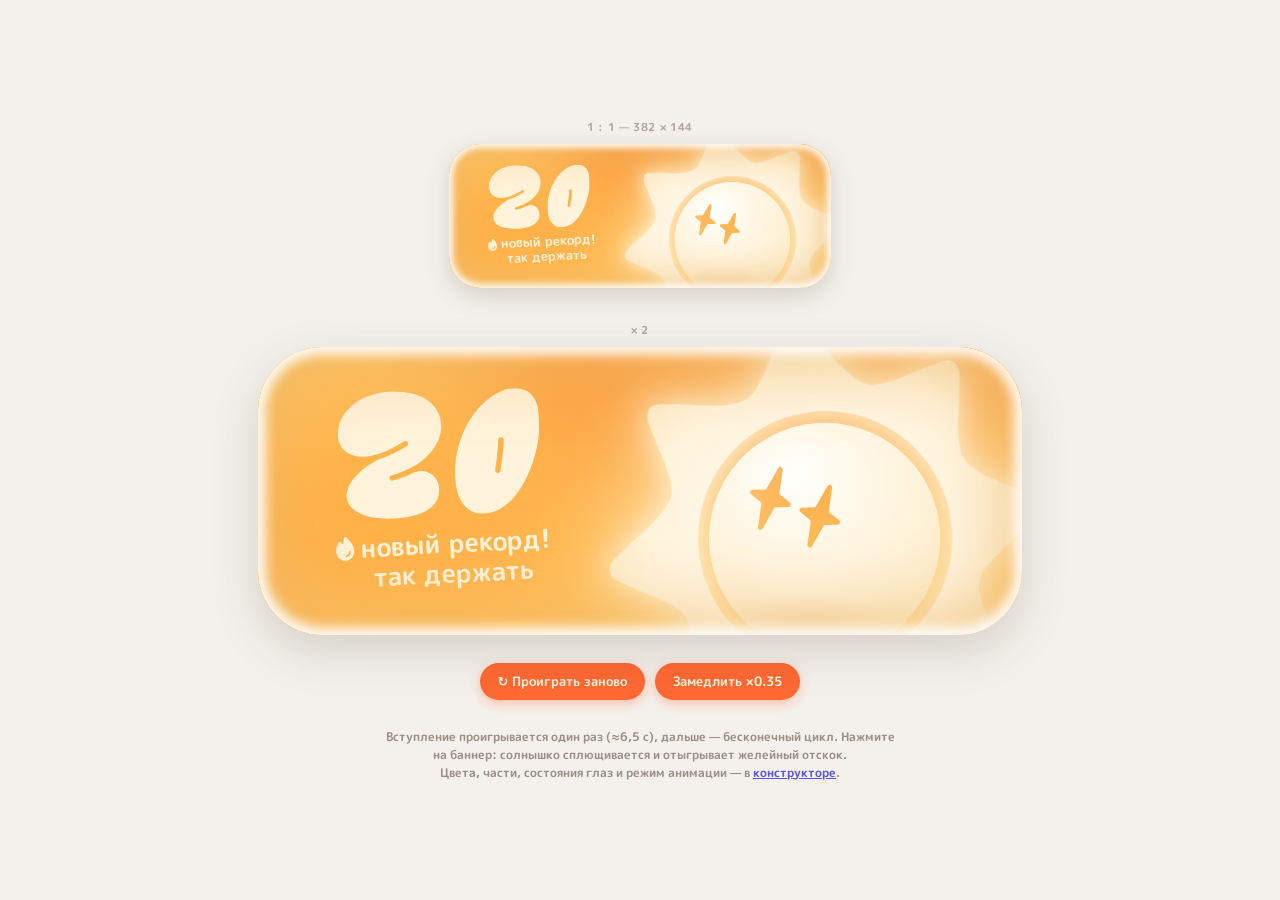
<file: index.html>
<!doctype html>
<html lang="ru">
<head>
<meta charset="utf-8">
<meta name="viewport" content="width=device-width,initial-scale=1">
<title>MYOR — анимация «Солнышко»</title>
<style>
/* ---------- fonts ---------- */
@font-face{font-family:'Retro Wild';src:url('fonts/RetroWildRegular.ttf') format('truetype');font-weight:400;font-display:block}
@font-face{font-family:'MPLUSRounded1c';src:url('fonts/MPLUSRounded1c-Bold.ttf') format('truetype');font-weight:700;font-display:block}


/* ---------- страница-превью (в продакшн не нужна) ---------- */
/* ---------- page shell (превью, в продакшн не нужен) ---------- */
*{margin:0;padding:0;box-sizing:border-box}
body{min-height:100vh;display:flex;flex-direction:column;align-items:center;justify-content:center;gap:28px;
     background:#F4F1EC;font-family:'MPLUSRounded1c',system-ui,sans-serif;color:#6B5A50}
.row{display:flex;flex-direction:column;align-items:center;gap:34px}
.zoom-box{width:764px;height:288px;position:relative}
.zoom-box .stage{position:absolute;left:0;top:0;transform:scale(2);transform-origin:0 0}
.cap{font-size:11px;letter-spacing:.06em;text-transform:uppercase;opacity:.5;margin-bottom:8px;text-align:center}
.ui{display:flex;gap:10px;align-items:center;font-size:13px}
.ui button{font:inherit;font-weight:700;border:0;border-radius:999px;padding:9px 18px;cursor:pointer;
     background:#FF6934;color:#FFF3DB;box-shadow:0 4px 12px rgba(255,105,52,.35)}
.ui button:active{transform:translateY(1px)}
.hint{opacity:.65;font-size:12px;text-align:center;max-width:520px;line-height:1.5}

/* =======================================================================
   БАННЕР 382 x 144 — статические стили
   Слои солнышка идут снаружи внутрь: положение -> размер -> желейная
   деформация -> отклик на нажатие -> пульсация цикла. У каждого слоя ровно
   одна анимация, поэтому они не конфликтуют между собой.
   ======================================================================= */
/* Всё, что можно перекрасить, вынесено в переменные. Значения по умолчанию —
   точные цвета макета, поэтому без настройки баннер выглядит как раньше. */
.stage{--bg:#FF9B4E;              /* основа плашки */
       --blob-1:#FF6934;          /* размытые пятна фона */
       --blob-2:#FB2D26;
       --inner-glow:#EA835F;      /* внутренняя подсветка рамки */
       --ink:#FFF3DB;             /* кремовый: цифры, подпись, огонёк, комета */
       --rays-1:#FFF8E9; --rays-2:#FFF3DB; --rays-3:#FDEDCC;   /* градиент лучей */
       --glow-a:255,243,219; --glow-b:255,231,180;   /* свечение: каналы без альфы,
          прозрачность у каждого слоя своя, поэтому цвет хранится числами */
       /* палитры реакции. До неё баннер у всех одинаковый, поэтому это
          отдельный набор, а не подмена основного */
       --up-bg:#FFC25D;   --up-blob-1:#FFB047;   --up-blob-2:#FC9A3B;   --up-inner:#ECB96B;
       --down-bg:#AE7142; --down-blob-1:#A0573D; --down-blob-2:#953E3B; --down-inner:#9F634E;
       --to-bg:var(--bg); --to-blob-1:var(--blob-1);
       --to-blob-2:var(--blob-2); --to-inner:var(--inner-glow);
       --face-1:#FFFEF8; --face-2:#FFF5E0; --face-3:#FCEBC7;   /* градиент лица */
       --radius:32px;
       position:relative;width:382px;height:144px;border-radius:var(--radius);overflow:hidden;
       box-shadow:0 8px 24px 0 rgba(58,29,13,.16);
       background:var(--bg);isolation:isolate;
       cursor:pointer;touch-action:manipulation;-webkit-user-select:none;user-select:none}

/* размытые пятна фона (Ellipse 41 / Ellipse 40 из макета) */
.blob{position:absolute;border-radius:50%;filter:blur(32px)}
.b41{left:-86px;top:32px;width:251px;height:113px;background:var(--blob-1)}
.b40{left:102px;top:-110px;width:322px;height:183px;background:var(--blob-2)}

/* внутренняя подсветка рамки */
.inner{position:absolute;inset:0;border-radius:inherit;pointer-events:none;z-index:9;
       box-shadow:inset 0 0 6px 4px rgba(255,255,255,.9), inset 0 0 46px 0 var(--inner-glow)}

/* ---------- что показывать ---------- */
.stage[data-number="off"] .num,
.stage[data-label="off"] .lbl,
.stage[data-fire="off"] .fire,
.stage[data-comet="off"] .dash{display:none}

/* ---------- комета ---------- */
/* голова кометы лежит в (0,0) системы viewBox, поля подобраны так, чтобы она
   попадала ровно в точку translate; из-за этого transform-origin задан явно */
.dash{position:absolute;left:0;top:0;width:150px;height:110px;margin:-55px 0 0 -100px;
      will-change:transform}
.dash-jelly{position:relative;width:100%;height:100%;transform-origin:100px 55px}
/* голова и хвост — два наложенных слоя: хвост живёт по своей пружине.
   оба поворачиваются вокруг головы, она лежит в 100px 55px от угла рамки */
.dash svg{position:absolute;left:0;top:0;display:block;width:150px;height:110px;
      overflow:visible;transform-origin:100px 55px;
      filter:drop-shadow(0 0 6px rgba(var(--glow-b),.8))}

/* ---------- солнышко ---------- */
.sun-pos{position:absolute;left:177.99px;top:-10px;width:210.939px;height:211.072px;
         transform-origin:50% 50%;will-change:transform}
.sun-size,.sun-jelly,.sun-press,.sun-pulse{width:100%;height:100%;transform-origin:50% 50%}
.sun-pulse{position:relative}
/* svg содержит 22px запаса под свечение, поэтому он больше рамки узла на 8.61% */
/* наклон всей фигуры из макета (Figma 1386:17452) */
.sun-svg{position:absolute;left:-8.6096%;top:-8.6042%;width:117.2193%;height:117.2086%;
         display:block;overflow:visible;transform:rotate(6.24deg);transform-origin:50% 50%}
/* лучи и лицо — отдельные <svg>-слои: Safari не применяет CSS-фильтр к <g>
   внутри svg, поэтому свечение вешаем на слой целиком; лицо остаётся без
   свечения, иначе засветился бы зазор между лицом и лучами */
.sun-rays{filter:drop-shadow(0 0 8.4px rgba(var(--glow-a),.55)) drop-shadow(0 0 22px rgba(var(--glow-b),.25))}
.rays{transform-origin:0 0}
.gaze{transform-origin:0 0}

/* ---------- состояния глаз ---------- */
/* в маске лежат все наборы сразу, показан ровно один.
   без data-eyes и при data-eyes="auto" работает живое состояние:
   прямоугольные глаза, которые моргают и смотрят по сторонам.
   остальные состояния статичные — это позы из макета, им моргание не нужно */
.eyes{display:none;transform-box:fill-box;transform-origin:50% 50%}
.stage .eyes-bar{display:block}
.stage[data-eyes="closed"] .eyes-bar,
.stage[data-eyes="happy"] .eyes-bar,
.stage[data-eyes="stars"] .eyes-bar,
.stage[data-eyes="sad"]   .eyes-bar{display:none}
.stage[data-eyes="closed"] .eyes-closed,
.stage[data-eyes="happy"]  .eyes-happy,
.stage[data-eyes="stars"]  .eyes-stars,
.stage[data-eyes="sad"]    .eyes-sad{display:block}
.stage[data-eyes]:not([data-eyes="auto"]) .eye,
.stage[data-eyes]:not([data-eyes="auto"]) .gaze{animation:none}

/* ---------- позы реакции ----------
   какие позы участвуют в каком настроении и в каком порядке —
   в src/moods.css, его пишет генератор */
/* Ручной выбор позы сильнее реакции — им сверяют кадры с макетом.
   Гаситель должен перебивать дорожки настроений из moods.css, поэтому он
   специфичнее их; а чтобы выбранную позу он не гасил заодно, в правилах ниже
   [data-eyes] продублирован — так они сравниваются с ним на равных и, идя
   следом, побеждают. */
.stage[data-eyes]:not([data-eyes="auto"]) .eyes{display:none;opacity:1;animation:none}
.stage[data-eyes][data-eyes="open"] .eyes-bar,
.stage[data-eyes][data-eyes="half"] .eyes-half,
.stage[data-eyes][data-eyes="closed"] .eyes-closed,
.stage[data-eyes][data-eyes="happy"] .eyes-happy,
.stage[data-eyes][data-eyes="stars"] .eyes-stars,
.stage[data-eyes][data-eyes="wide"] .eyes-wide,
.stage[data-eyes][data-eyes="squint"] .eyes-squint,
.stage[data-eyes][data-eyes="dash"] .eyes-dash,
.stage[data-eyes][data-eyes="gem"] .eyes-gem,
.stage[data-eyes][data-eyes="spark"] .eyes-spark,
.stage[data-eyes][data-eyes="sad"] .eyes-sad,
.stage[data-eyes][data-eyes="sad"] .eyes-tear{display:block;opacity:1}

/* ---------- луна ----------
   второй персонаж в том же слое: летит, растёт и пружинит по тем же дорожкам.
   доли подобраны так, чтобы в финальном кадре фигура встала ровно в 196, 4.175
   размером 167.14 x 207.829 — как в макете */
.moon-svg{position:absolute;left:8.538%;top:6.716%;width:79.24%;height:98.46%;
          display:block;overflow:visible}
.stage[data-char="moon"] .sun-svg{display:none}
.stage:not([data-char="moon"]) .moon-svg,
.stage:not([data-char="moon"]) .star{display:none}

/* звёздочка на ниточке — своя, не часть фигуры: она не летит вместе с луной,
   а появляется на месте, когда луна встала. качается вокруг верха ниточки */
.star{position:absolute;left:196px;top:35px;width:29px;height:45px;opacity:0;z-index:3;
      transform-origin:14.25px 0}
.star svg{display:block;width:100%;height:100%}

/* ---------- текст ---------- */
/* цифры — векторы из макета, у каждой свой наклон */
.num{position:absolute;display:flex;align-items:center;justify-content:center;
     transform-origin:50% 50%;opacity:0;z-index:4}
.num i{display:block;font-style:normal}
.num svg{display:block;width:100%;height:100%}
/* каждая цифра растёт из центра собственной формы — transform-origin 50% 50%
   у .num. Зелёные точки в макете (Figma 1402:16337) помечают именно это;
   как точные координаты их брать нельзя — они в 43 px друг от друга, а центры
   цифр в 55 px, цифры налезли бы друг на друга */
.n2{left:36px;top:19.32px;width:58.759px;height:68.474px}
.n2 i{width:53.259px;height:63.974px;transform:rotate(5.12deg)}
.n0{left:97.28px;top:20.35px;width:45.776px;height:63.676px}
.n0 i{width:43.339px;height:61.998px;transform:rotate(-2.28deg)}

.lbl{position:absolute;left:37.003px;top:88px;width:116.054px;height:35.959px;
     display:flex;align-items:center;justify-content:center;opacity:0;z-index:4}
.lbl i{display:block;font-family:'MPLUSRounded1c',sans-serif;font-style:normal;font-weight:700;
     font-size:13px;line-height:15px;color:var(--ink);text-align:center;width:114.641px;
     white-space:pre-wrap;transform:rotate(-3deg)}
/* иконка огня перед первой строкой подписи */
.fire{position:absolute;left:34px;top:94px;width:17px;height:17px;opacity:0;z-index:5}
.fire svg{display:block;width:100%;height:100%}

/* ---- солнышко: возврат снизу по траектории из макета, пауза, уход вправо ---- */
@keyframes sunPath{
  0.0%{transform:translate(24.36px,156.04px);opacity:0.00}
  14.583%{transform:translate(24.36px,156.04px);opacity:0.00}
  15.0%{transform:translate(21.18px,156.99px);opacity:1.00}
  15.417%{transform:translate(-1.40px,161.02px);opacity:1.00}
  15.833%{transform:translate(-24.32px,160.38px);opacity:1.00}
  16.25%{transform:translate(-46.53px,154.71px);opacity:1.00}
  16.667%{transform:translate(-66.02px,144.28px);opacity:1.00}
  17.083%{transform:translate(-81.18px,130.59px);opacity:1.00}
  17.5%{transform:translate(-92.01px,115.19px);opacity:1.00}
  17.917%{transform:translate(-99.13px,99.44px);opacity:1.00}
  18.333%{transform:translate(-103.72px,84.32px);opacity:1.00}
  18.75%{transform:translate(-106.01px,70.12px);opacity:1.00}
  19.167%{transform:translate(-106.08px,57.09px);opacity:1.00}
  19.583%{transform:translate(-104.15px,45.51px);opacity:1.00}
  20.0%{transform:translate(-100.98px,35.47px);opacity:1.00}
  20.417%{transform:translate(-98.13px,26.53px);opacity:1.00}
  20.833%{transform:translate(-95.83px,18.56px);opacity:1.00}
  21.25%{transform:translate(-94.19px,11.48px);opacity:1.00}
  22.083%{transform:translate(-92.84px,-0.19px);opacity:1.00}
  22.917%{transform:translate(-92.66px,-8.67px);opacity:1.00}
  23.75%{transform:translate(-92.65px,-14.41px);opacity:1.00}
  24.583%{transform:translate(-92.66px,-17.95px);opacity:1.00}
  25.833%{transform:translate(-92.66px,-20.29px);opacity:1.00}
  72.083%{transform:translate(-92.27px,-20.73px);opacity:1.00}
  75.0%{transform:translate(-89.72px,-21.17px);opacity:1.00}
  77.083%{transform:translate(-85.09px,-22.01px);opacity:1.00}
  79.167%{transform:translate(-77.31px,-23.40px);opacity:1.00}
  80.833%{transform:translate(-68.42px,-24.88px);opacity:1.00}
  82.5%{transform:translate(-56.18px,-26.47px);opacity:1.00}
  84.167%{transform:translate(-40.36px,-27.78px);opacity:1.00}
  85.417%{transform:translate(-26.68px,-27.52px);opacity:1.00}
  86.667%{transform:translate(-15.31px,-24.36px);opacity:1.00}
  87.917%{transform:translate(-6.51px,-19.81px);opacity:1.00}
  89.583%{transform:translate(1.91px,-13.99px);opacity:1.00}
  90.833%{transform:translate(5.97px,-9.91px);opacity:1.00}
  91.667%{transform:translate(6.19px,-6.89px);opacity:1.00}
  93.333%{transform:translate(3.45px,-3.26px);opacity:1.00}
  96.25%{transform:translate(0.52px,-0.65px);opacity:1.00}
  100.0%{transform:translate(0.00px,-0.00px);opacity:1.00}
}

@keyframes sunSize{
  0.0%{transform:scale(0.1233)}
  14.583%{transform:scale(0.1233)}
  15.0%{transform:scale(0.1233)}
  15.417%{transform:scale(0.1233)}
  15.833%{transform:scale(0.1233)}
  16.25%{transform:scale(0.1233)}
  16.667%{transform:scale(0.1233)}
  17.083%{transform:scale(0.1233)}
  17.5%{transform:scale(0.1233)}
  17.917%{transform:scale(0.1234)}
  18.333%{transform:scale(0.1303)}
  18.75%{transform:scale(0.1573)}
  19.167%{transform:scale(0.2109)}
  19.583%{transform:scale(0.2918)}
  20.0%{transform:scale(0.3836)}
  20.417%{transform:scale(0.4442)}
  20.833%{transform:scale(0.4812)}
  21.25%{transform:scale(0.5032)}
  22.083%{transform:scale(0.5226)}
  22.917%{transform:scale(0.5279)}
  23.75%{transform:scale(0.5291)}
  24.583%{transform:scale(0.5292)}
  25.833%{transform:scale(0.5293)}
  72.083%{transform:scale(0.5306)}
  75.0%{transform:scale(0.5395)}
  77.083%{transform:scale(0.5551)}
  79.167%{transform:scale(0.5814)}
  80.833%{transform:scale(0.6126)}
  82.5%{transform:scale(0.6605)}
  84.167%{transform:scale(0.7369)}
  85.417%{transform:scale(0.8127)}
  86.667%{transform:scale(0.8833)}
  87.917%{transform:scale(0.9447)}
  89.583%{transform:scale(1.0065)}
  90.833%{transform:scale(1.0366)}
  91.667%{transform:scale(1.0393)}
  93.333%{transform:scale(1.0222)}
  96.25%{transform:scale(1.0033)}
  100.0%{transform:scale(1.0000)}
}

/* ---- желе: растяжение выведено из мгновенной скорости по траектории ---- */
@keyframes sunJelly{
  0.0%{transform:rotate(0.0deg) scale(1.0000,1.0000) rotate(-0.0deg) scale(1.0000,1.0000)}
  10.938%{transform:rotate(0.0deg) scale(1.0000,1.0000) rotate(-0.0deg) scale(1.0000,1.0000)}
  11.25%{transform:rotate(167.4deg) scale(1.1700,0.8300) rotate(-167.4deg) scale(1.0000,1.0000)}
  11.562%{transform:rotate(173.3deg) scale(1.1700,0.8300) rotate(-173.3deg) scale(1.0000,1.0000)}
  11.875%{transform:rotate(-174.8deg) scale(1.1700,0.8300) rotate(174.8deg) scale(1.0000,1.0000)}
  13.125%{transform:rotate(-122.5deg) scale(1.1700,0.8300) rotate(122.5deg) scale(1.0000,1.0000)}
  13.438%{transform:rotate(-112.7deg) scale(1.1700,0.8300) rotate(112.7deg) scale(1.0000,1.0000)}
  14.375%{transform:rotate(-88.1deg) scale(1.1700,0.8300) rotate(88.1deg) scale(1.0000,1.0000)}
  14.688%{transform:rotate(-78.6deg) scale(1.1700,0.8300) rotate(78.6deg) scale(1.0000,1.0000)}
  15.0%{transform:rotate(-72.8deg) scale(1.1700,0.8300) rotate(72.8deg) scale(1.0000,1.0000)}
  15.313%{transform:rotate(-72.7deg) scale(1.1700,0.8300) rotate(72.7deg) scale(1.0000,1.0000)}
  15.938%{transform:rotate(-77.8deg) scale(1.1700,0.8300) rotate(77.8deg) scale(1.0000,1.0000)}
  16.563%{transform:rotate(-86.0deg) scale(1.1374,0.8626) rotate(86.0deg) scale(1.0000,1.0000)}
  17.188%{transform:rotate(-89.4deg) scale(1.0974,0.9026) rotate(89.4deg) scale(1.0000,1.0000)}
  18.75%{transform:rotate(-90.1deg) scale(1.0275,0.9725) rotate(90.1deg) scale(1.0000,1.0000)}
  20.313%{transform:rotate(-90.0deg) scale(1.0006,0.9994) rotate(90.0deg) scale(1.0000,1.0000)}
  20.625%{transform:rotate(-90.0deg) scale(1.0000,1.0000) rotate(90.0deg) scale(1.1538,0.8462)}
  21.25%{transform:rotate(-90.0deg) scale(1.0000,1.0000) rotate(90.0deg) scale(1.0945,0.9055)}
  22.188%{transform:rotate(-90.0deg) scale(1.0000,1.0000) rotate(90.0deg) scale(0.9852,1.0148)}
  22.812%{transform:rotate(-90.0deg) scale(1.0000,1.0000) rotate(90.0deg) scale(0.9401,1.0599)}
  23.438%{transform:rotate(-90.0deg) scale(1.0000,1.0000) rotate(90.0deg) scale(0.9296,1.0704)}
  24.375%{transform:rotate(-90.0deg) scale(1.0000,1.0000) rotate(90.0deg) scale(0.9624,1.0376)}
  25.625%{transform:rotate(-90.0deg) scale(1.0000,1.0000) rotate(90.0deg) scale(1.0194,0.9806)}
  26.563%{transform:rotate(-90.0deg) scale(1.0000,1.0000) rotate(90.0deg) scale(1.0298,0.9702)}
  29.375%{transform:rotate(-90.0deg) scale(1.0000,1.0000) rotate(90.0deg) scale(0.9871,1.0129)}
  32.5%{transform:rotate(-90.0deg) scale(1.0000,1.0000) rotate(90.0deg) scale(1.0055,0.9945)}
  53.75%{transform:rotate(-90.0deg) scale(1.0019,0.9981) rotate(90.0deg) scale(1.0000,1.0000)}
  54.062%{transform:rotate(-9.2deg) scale(1.0038,0.9962) rotate(9.2deg) scale(1.0000,1.0000)}
  59.063%{transform:rotate(-10.2deg) scale(1.0416,0.9584) rotate(10.2deg) scale(1.0000,1.0000)}
  61.562%{transform:rotate(-7.6deg) scale(1.0792,0.9208) rotate(7.6deg) scale(1.0000,1.0000)}
  63.438%{transform:rotate(-3.3deg) scale(1.1153,0.8847) rotate(3.3deg) scale(1.0000,1.0000)}
  64.062%{transform:rotate(2.1deg) scale(1.1167,0.8833) rotate(-2.1deg) scale(1.0000,1.0000)}
  65.312%{transform:rotate(22.4deg) scale(1.0960,0.9040) rotate(-22.4deg) scale(1.0000,1.0000)}
  66.562%{transform:rotate(32.4deg) scale(1.0759,0.9241) rotate(-32.4deg) scale(1.0000,1.0000)}
  67.812%{transform:rotate(41.5deg) scale(1.0545,0.9455) rotate(-41.5deg) scale(1.0000,1.0000)}
  68.125%{transform:rotate(45.8deg) scale(1.0492,0.9508) rotate(-45.8deg) scale(1.0000,1.0000)}
  68.438%{transform:rotate(57.4deg) scale(1.0439,0.9561) rotate(-57.4deg) scale(1.0000,1.0000)}
  69.062%{transform:rotate(103.4deg) scale(1.0369,0.9631) rotate(-103.4deg) scale(1.0000,1.0000)}
  69.375%{transform:rotate(118.9deg) scale(1.0342,0.9658) rotate(-118.9deg) scale(1.0000,1.0000)}
  69.688%{transform:rotate(127.8deg) scale(1.0306,0.9694) rotate(-127.8deg) scale(1.0000,1.0000)}
  70.0%{transform:rotate(133.1deg) scale(1.0272,0.9728) rotate(-133.1deg) scale(1.0000,1.0000)}
  70.625%{transform:rotate(137.9deg) scale(1.0211,0.9789) rotate(-137.9deg) scale(1.0000,1.0000)}
  71.562%{transform:rotate(139.0deg) scale(1.0133,0.9867) rotate(-139.0deg) scale(1.0000,1.0000)}
  72.812%{transform:rotate(133.3deg) scale(1.0060,0.9940) rotate(-133.3deg) scale(1.0000,1.0000)}
  73.437%{transform:rotate(127.5deg) scale(1.0035,0.9965) rotate(-127.5deg) scale(1.0000,1.0000)}
  75.312%{transform:rotate(127.5deg) scale(1.0000,1.0000) rotate(-127.5deg) scale(1.0000,1.0000)}
  75.625%{transform:rotate(127.5deg) scale(1.0000,1.0000) rotate(-127.5deg) scale(1.1068,0.8932)}
  77.5%{transform:rotate(127.5deg) scale(1.0000,1.0000) rotate(-127.5deg) scale(0.9663,1.0337)}
  78.438%{transform:rotate(127.5deg) scale(1.0000,1.0000) rotate(-127.5deg) scale(0.9501,1.0499)}
  80.938%{transform:rotate(127.5deg) scale(1.0000,1.0000) rotate(-127.5deg) scale(1.0199,0.9801)}
  82.813%{transform:rotate(127.5deg) scale(1.0000,1.0000) rotate(-127.5deg) scale(1.0044,0.9956)}
  85.0%{transform:rotate(127.5deg) scale(1.0000,1.0000) rotate(-127.5deg) scale(0.9924,1.0076)}
  88.438%{transform:rotate(127.5deg) scale(1.0000,1.0000) rotate(-127.5deg) scale(1.0000,1.0000)}
  100.0%{transform:rotate(127.5deg) scale(1.0000,1.0000) rotate(-127.5deg) scale(1.0000,1.0000)}
}

/* ---- комета: тот же путь до подмены солнышком (подмена вне кадра) ---- */
@keyframes dashFly{
  0.0%{transform:translate(-53.0px,121.8px);opacity:0.0}
  2.0%{transform:translate(-40.1px,118.7px);opacity:0.002}
  3.333%{transform:translate(-31.5px,116.7px);opacity:0.045}
  4.667%{transform:translate(-22.9px,114.6px);opacity:0.135}
  6.667%{transform:translate(-10.0px,111.5px);opacity:0.327}
  10.667%{transform:translate(15.6px,105.4px);opacity:0.767}
  11.333%{transform:translate(19.8px,104.4px);opacity:0.829}
  12.667%{transform:translate(26.4px,98.7px);opacity:0.929}
  14.0%{transform:translate(33.1px,93.2px);opacity:0.989}
  17.333%{transform:translate(51.1px,81.5px);opacity:1.0}
  21.333%{transform:translate(73.8px,70.5px);opacity:1.0}
  25.333%{transform:translate(97.0px,62.3px);opacity:1.0}
  30.0%{transform:translate(123.8px,55.7px);opacity:1.0}
  35.333%{transform:translate(153.7px,51.2px);opacity:1.0}
  41.333%{transform:translate(186.2px,49.1px);opacity:1.0}
  48.667%{transform:translate(225.2px,49.7px);opacity:1.0}
  54.667%{transform:translate(257.6px,52.6px);opacity:1.0}
  60.0%{transform:translate(287.3px,57.8px);opacity:1.0}
  64.0%{transform:translate(310.0px,64.1px);opacity:1.0}
  67.333%{transform:translate(328.9px,71.7px);opacity:1.0}
  70.667%{transform:translate(347.0px,82.0px);opacity:1.0}
  72.667%{transform:translate(357.0px,89.7px);opacity:0.993}
  74.0%{transform:translate(363.2px,95.7px);opacity:0.939}
  76.0%{transform:translate(371.3px,105.7px);opacity:0.783}
  78.0%{transform:translate(377.6px,117.1px);opacity:0.58}
  80.0%{transform:translate(381.9px,129.4px);opacity:0.375}
  82.0%{transform:translate(384.1px,142.5px);opacity:0.217}
  83.333%{transform:translate(384.4px,151.8px);opacity:0.164}
  85.333%{transform:translate(383.1px,166.8px);opacity:0.16}
  87.333%{transform:translate(379.4px,182.4px);opacity:0.16}
  89.333%{transform:translate(373.3px,197.7px);opacity:0.16}
  91.333%{transform:translate(364.9px,211.8px);opacity:0.16}
  93.333%{transform:translate(354.3px,224.4px);opacity:0.16}
  95.333%{transform:translate(341.9px,235.2px);opacity:0.16}
  97.333%{transform:translate(328.0px,244.0px);opacity:0.16}
  99.333%{transform:translate(313.0px,250.8px);opacity:0.16}
  100.0%{transform:translate(307.8px,252.6px);opacity:0.16}
}

/* ---- желе кометы: форма догоняет движение пружиной, хвост — тело ---- */
@keyframes dashJelly{
  0.0%{transform:rotate(-13.48deg) scale(1.0000,1.0000)}
  2.46%{transform:rotate(-13.48deg) scale(1.0204,0.9796)}
  7.487%{transform:rotate(-13.77deg) scale(1.1135,0.8865)}
  8.663%{transform:rotate(-15.93deg) scale(1.1336,0.8664)}
  9.947%{transform:rotate(-20.51deg) scale(1.1520,0.8480)}
  11.872%{transform:rotate(-28.36deg) scale(1.1720,0.8280)}
  13.369%{transform:rotate(-33.17deg) scale(1.1820,0.8180)}
  14.332%{transform:rotate(-34.42deg) scale(1.1865,0.8135)}
  15.401%{transform:rotate(-33.85deg) scale(1.1902,0.8098)}
  19.679%{transform:rotate(-25.34deg) scale(1.1946,0.8054)}
  22.888%{transform:rotate(-20.18deg) scale(1.1900,0.8100)}
  26.096%{transform:rotate(-15.80deg) scale(1.1832,0.8168)}
  29.519%{transform:rotate(-11.79deg) scale(1.1763,0.8237)}
  33.583%{transform:rotate(-7.72deg) scale(1.1698,0.8302)}
  39.037%{transform:rotate(-3.15deg) scale(1.1637,0.8363)}
  50.909%{transform:rotate(4.53deg) scale(1.1582,0.8418)}
  56.684%{transform:rotate(9.37deg) scale(1.1579,0.8421)}
  61.925%{transform:rotate(15.68deg) scale(1.1579,0.8421)}
  66.31%{transform:rotate(23.45deg) scale(1.1567,0.8433)}
  69.947%{transform:rotate(32.73deg) scale(1.1533,0.8467)}
  73.476%{transform:rotate(45.17deg) scale(1.1467,0.8533)}
  79.679%{transform:rotate(74.07deg) scale(1.1340,0.8660)}
  82.246%{transform:rotate(86.27deg) scale(1.1348,0.8652)}
  84.92%{transform:rotate(97.78deg) scale(1.1410,0.8590)}
  93.583%{transform:rotate(135.51deg) scale(1.1719,0.8281)}
  96.364%{transform:rotate(147.24deg) scale(1.1798,0.8202)}
  98.075%{transform:rotate(152.40deg) scale(1.1847,0.8153)}
  98.93%{transform:rotate(153.81deg) scale(1.1873,0.8127)}
  100.0%{transform:rotate(154.92deg) scale(1.1908,0.8092)}
}

@keyframes dashJellyTail{
  0.0%{transform:rotate(0.00deg) scale(1.0000,1.0000)}
  2.46%{transform:rotate(-0.00deg) scale(1.0071,0.9964)}
  7.487%{transform:rotate(0.28deg) scale(1.0397,0.9801)}
  8.663%{transform:rotate(2.43deg) scale(1.0468,0.9766)}
  9.947%{transform:rotate(6.95deg) scale(1.0532,0.9734)}
  11.872%{transform:rotate(14.37deg) scale(1.0602,0.9699)}
  13.369%{transform:rotate(18.42deg) scale(1.0637,0.9681)}
  14.332%{transform:rotate(18.97deg) scale(1.0653,0.9674)}
  15.401%{transform:rotate(17.45deg) scale(1.0666,0.9667)}
  19.679%{transform:rotate(4.56deg) scale(1.0681,0.9660)}
  22.888%{transform:rotate(-3.00deg) scale(1.0665,0.9668)}
  26.096%{transform:rotate(-8.32deg) scale(1.0641,0.9679)}
  29.519%{transform:rotate(-11.72deg) scale(1.0617,0.9691)}
  33.583%{transform:rotate(-13.29deg) scale(1.0594,0.9703)}
  39.037%{transform:rotate(-12.69deg) scale(1.0573,0.9713)}
  50.909%{transform:rotate(-8.30deg) scale(1.0554,0.9723)}
  56.684%{transform:rotate(-8.31deg) scale(1.0553,0.9724)}
  61.925%{transform:rotate(-10.44deg) scale(1.0553,0.9724)}
  66.31%{transform:rotate(-14.27deg) scale(1.0548,0.9726)}
  69.947%{transform:rotate(-19.49deg) scale(1.0537,0.9732)}
  73.476%{transform:rotate(-26.83deg) scale(1.0513,0.9743)}
  79.679%{transform:rotate(-42.21deg) scale(1.0469,0.9766)}
  82.246%{transform:rotate(-46.71deg) scale(1.0472,0.9764)}
  84.92%{transform:rotate(-48.94deg) scale(1.0494,0.9753)}
  93.583%{transform:rotate(-51.12deg) scale(1.0602,0.9699)}
  96.364%{transform:rotate(-50.47deg) scale(1.0629,0.9685)}
  98.075%{transform:rotate(-47.93deg) scale(1.0646,0.9677)}
  98.93%{transform:rotate(-45.52deg) scale(1.0656,0.9672)}
  100.0%{transform:rotate(-41.90deg) scale(1.0668,0.9666)}
}

/* ---- цикл: пульсация и медленное «дыхание» желе ---- */
@keyframes jellyIdle{
  0.0%{transform:scale(1.0000,1.0000)}
  28.0%{transform:scale(1.0220,0.9780)}
  55.0%{transform:scale(0.9840,1.0160)}
  80.0%{transform:scale(1.0100,0.9900)}
  100.0%{transform:scale(1.0000,1.0000)}
}

@keyframes sunPulse{
  0.0%{transform:translate(0px,0px) scale(1.0)}
  45.0%{transform:translate(6px,-3px) scale(0.952)}
  100.0%{transform:translate(0px,0px) scale(1.0)}
}

/* ---- отклик на нажатие ---- */
@keyframes sunPress{
  0.0%{transform:scale(1.0000,1.0000)}
  11.486%{transform:scale(1.1700,0.8550)}
  16.404%{transform:scale(1.0630,0.9370)}
  21.321%{transform:scale(0.9919,1.0081)}
  26.239%{transform:scale(0.9489,1.0511)}
  31.156%{transform:scale(0.9495,1.0505)}
  36.074%{transform:scale(0.9788,1.0212)}
  40.991%{transform:scale(1.0107,0.9893)}
  45.908%{transform:scale(1.0259,0.9741)}
  50.826%{transform:scale(1.0212,0.9788)}
  55.743%{transform:scale(1.0059,0.9941)}
  60.661%{transform:scale(0.9922,1.0078)}
  65.578%{transform:scale(0.9875,1.0125)}
  70.495%{transform:scale(0.9916,1.0084)}
  75.413%{transform:scale(0.9991,1.0009)}
  80.33%{transform:scale(1.0047,0.9953)}
  85.248%{transform:scale(1.0057,0.9943)}
  90.165%{transform:scale(1.0031,0.9969)}
  95.083%{transform:scale(0.9996,1.0004)}
  100.0%{transform:scale(1.0000,1.0000)}
}

/* ---- взгляд и моргание ---- */
@keyframes gazeIntro{
  0.0%{transform:translateX(0px);animation-timing-function:cubic-bezier(.34,1.24,.44,1)}
  6.931%{transform:translateX(0px);animation-timing-function:cubic-bezier(.34,1.24,.44,1)}
  12.871%{transform:translateX(-9px);animation-timing-function:cubic-bezier(.34,1.24,.44,1)}
  20.792%{transform:translateX(-9px);animation-timing-function:cubic-bezier(.34,1.24,.44,1)}
  26.733%{transform:translateX(-9px);animation-timing-function:cubic-bezier(.34,1.24,.44,1)}
  32.673%{transform:translateX(9px);animation-timing-function:cubic-bezier(.34,1.24,.44,1)}
  40.594%{transform:translateX(9px);animation-timing-function:cubic-bezier(.34,1.24,.44,1)}
  46.535%{transform:translateX(9px);animation-timing-function:cubic-bezier(.34,1.24,.44,1)}
  52.475%{transform:translateX(0px);animation-timing-function:cubic-bezier(.34,1.24,.44,1)}
  100.0%{transform:translateX(0px);animation-timing-function:cubic-bezier(.34,1.24,.44,1)}
}

@keyframes gazeLoop{
  0.0%{transform:translateX(0px);animation-timing-function:cubic-bezier(.34,1.24,.44,1)}
  10.227%{transform:translateX(0px);animation-timing-function:cubic-bezier(.34,1.24,.44,1)}
  19.318%{transform:translateX(9px);animation-timing-function:cubic-bezier(.34,1.24,.44,1)}
  39.773%{transform:translateX(9px);animation-timing-function:cubic-bezier(.34,1.24,.44,1)}
  48.864%{transform:translateX(0px);animation-timing-function:cubic-bezier(.34,1.24,.44,1)}
  57.955%{transform:translateX(0px);animation-timing-function:cubic-bezier(.34,1.24,.44,1)}
  67.045%{transform:translateX(-9px);animation-timing-function:cubic-bezier(.34,1.24,.44,1)}
  84.091%{transform:translateX(-9px);animation-timing-function:cubic-bezier(.34,1.24,.44,1)}
  93.182%{transform:translateX(0px);animation-timing-function:cubic-bezier(.34,1.24,.44,1)}
  100.0%{transform:translateX(0px);animation-timing-function:cubic-bezier(.34,1.24,.44,1)}
}

@keyframes blinkIntro{
  0.0%{height:36px;y:-18px;animation-timing-function:cubic-bezier(.4,0,.5,1)}
  19.307%{height:36px;y:-18px;animation-timing-function:cubic-bezier(.4,0,.5,1)}
  20.792%{height:13px;y:-6.5px;animation-timing-function:cubic-bezier(.4,0,.5,1)}
  22.277%{height:36px;y:-18px;animation-timing-function:cubic-bezier(.4,0,.5,1)}
  39.109%{height:36px;y:-18px;animation-timing-function:cubic-bezier(.4,0,.5,1)}
  40.594%{height:13px;y:-6.5px;animation-timing-function:cubic-bezier(.4,0,.5,1)}
  42.079%{height:36px;y:-18px;animation-timing-function:cubic-bezier(.4,0,.5,1)}
  50.396%{height:36px;y:-18px;animation-timing-function:cubic-bezier(.4,0,.5,1)}
  51.881%{height:13px;y:-6.5px;animation-timing-function:cubic-bezier(.4,0,.5,1)}
  53.366%{height:36px;y:-18px;animation-timing-function:cubic-bezier(.4,0,.5,1)}
  62.871%{height:36px;y:-18px;animation-timing-function:cubic-bezier(.4,0,.5,1)}
  64.356%{height:13px;y:-6.5px;animation-timing-function:cubic-bezier(.4,0,.5,1)}
  65.842%{height:36px;y:-18px;animation-timing-function:cubic-bezier(.4,0,.5,1)}
  76.733%{height:36px;y:-18px;animation-timing-function:cubic-bezier(.4,0,.5,1)}
  78.218%{height:13px;y:-6.5px;animation-timing-function:cubic-bezier(.4,0,.5,1)}
  79.703%{height:36px;y:-18px;animation-timing-function:cubic-bezier(.4,0,.5,1)}
  88.614%{height:36px;y:-18px;animation-timing-function:cubic-bezier(.4,0,.5,1)}
  90.099%{height:13px;y:-6.5px;animation-timing-function:cubic-bezier(.4,0,.5,1)}
  91.584%{height:36px;y:-18px;animation-timing-function:cubic-bezier(.4,0,.5,1)}
  100.0%{height:36px;y:-18px;animation-timing-function:cubic-bezier(.4,0,.5,1)}
}

@keyframes blinkLoop{
  0.0%{height:36px;y:-18px;animation-timing-function:cubic-bezier(.4,0,.5,1)}
  7.386%{height:36px;y:-18px;animation-timing-function:cubic-bezier(.4,0,.5,1)}
  9.091%{height:13px;y:-6.5px;animation-timing-function:cubic-bezier(.4,0,.5,1)}
  10.795%{height:36px;y:-18px;animation-timing-function:cubic-bezier(.4,0,.5,1)}
  39.205%{height:36px;y:-18px;animation-timing-function:cubic-bezier(.4,0,.5,1)}
  40.909%{height:13px;y:-6.5px;animation-timing-function:cubic-bezier(.4,0,.5,1)}
  42.614%{height:36px;y:-18px;animation-timing-function:cubic-bezier(.4,0,.5,1)}
  56.25%{height:36px;y:-18px;animation-timing-function:cubic-bezier(.4,0,.5,1)}
  57.955%{height:13px;y:-6.5px;animation-timing-function:cubic-bezier(.4,0,.5,1)}
  59.659%{height:36px;y:-18px;animation-timing-function:cubic-bezier(.4,0,.5,1)}
  82.841%{height:36px;y:-18px;animation-timing-function:cubic-bezier(.4,0,.5,1)}
  84.545%{height:13px;y:-6.5px;animation-timing-function:cubic-bezier(.4,0,.5,1)}
  86.25%{height:36px;y:-18px;animation-timing-function:cubic-bezier(.4,0,.5,1)}
  100.0%{height:36px;y:-18px;animation-timing-function:cubic-bezier(.4,0,.5,1)}
}

/* ---- реакция: позы глаз сменяются через моргание ---- */
@keyframes sparkBar{
  0.0%{opacity:1;transform:scaleY(1.000)}
  19.091%{opacity:1;transform:scaleY(1.000)}
  50.0%{opacity:1;transform:scaleY(0.140)}
  51.455%{opacity:0;transform:scaleY(0.140)}
  100.0%{opacity:0;transform:scaleY(0.140)}
}

@keyframes sparkSpark{
  0.0%{opacity:0;transform:scaleY(0.140)}
  48.545%{opacity:0;transform:scaleY(0.140)}
  50.0%{opacity:1;transform:scaleY(0.140)}
  80.909%{opacity:1;transform:scaleY(1.000)}
  100.0%{opacity:1;transform:scaleY(1.000)}
}

@keyframes starsBar{
  0.0%{opacity:1;transform:scaleY(1.000)}
  19.091%{opacity:1;transform:scaleY(1.000)}
  50.0%{opacity:1;transform:scaleY(0.140)}
  51.455%{opacity:0;transform:scaleY(0.140)}
  100.0%{opacity:0;transform:scaleY(0.140)}
}

@keyframes starsStars{
  0.0%{opacity:0;transform:scaleY(0.140)}
  48.545%{opacity:0;transform:scaleY(0.140)}
  50.0%{opacity:1;transform:scaleY(0.140)}
  80.909%{opacity:1;transform:scaleY(1.000)}
  100.0%{opacity:1;transform:scaleY(1.000)}
}

@keyframes happyBar{
  0.0%{opacity:1;transform:scaleY(1.000)}
  19.091%{opacity:1;transform:scaleY(1.000)}
  50.0%{opacity:1;transform:scaleY(0.140)}
  51.455%{opacity:0;transform:scaleY(0.140)}
  100.0%{opacity:0;transform:scaleY(0.140)}
}

@keyframes happyHappy{
  0.0%{opacity:0;transform:scaleY(0.140)}
  48.545%{opacity:0;transform:scaleY(0.140)}
  50.0%{opacity:1;transform:scaleY(0.140)}
  80.909%{opacity:1;transform:scaleY(1.000)}
  100.0%{opacity:1;transform:scaleY(1.000)}
}

@keyframes halfBar{
  0.0%{opacity:1;transform:scaleY(1.000)}
  19.091%{opacity:1;transform:scaleY(1.000)}
  50.0%{opacity:1;transform:scaleY(0.140)}
  51.455%{opacity:0;transform:scaleY(0.140)}
  100.0%{opacity:0;transform:scaleY(0.140)}
}

@keyframes halfHalf{
  0.0%{opacity:0;transform:scaleY(0.140)}
  48.545%{opacity:0;transform:scaleY(0.140)}
  50.0%{opacity:1;transform:scaleY(0.140)}
  80.909%{opacity:1;transform:scaleY(1.000)}
  100.0%{opacity:1;transform:scaleY(1.000)}
}

@keyframes closedBar{
  0.0%{opacity:1;transform:scaleY(1.000)}
  19.091%{opacity:1;transform:scaleY(1.000)}
  50.0%{opacity:1;transform:scaleY(0.140)}
  51.455%{opacity:0;transform:scaleY(0.140)}
  100.0%{opacity:0;transform:scaleY(0.140)}
}

@keyframes closedClosed{
  0.0%{opacity:0;transform:scaleY(0.140)}
  48.545%{opacity:0;transform:scaleY(0.140)}
  50.0%{opacity:1;transform:scaleY(0.140)}
  80.909%{opacity:1;transform:scaleY(1.000)}
  100.0%{opacity:1;transform:scaleY(1.000)}
}

@keyframes sadBar{
  0.0%{opacity:1;transform:scaleY(1.000)}
  19.091%{opacity:1;transform:scaleY(1.000)}
  50.0%{opacity:1;transform:scaleY(0.140)}
  51.455%{opacity:0;transform:scaleY(0.140)}
  100.0%{opacity:0;transform:scaleY(0.140)}
}

@keyframes sadSad{
  0.0%{opacity:0;transform:scaleY(0.140)}
  48.545%{opacity:0;transform:scaleY(0.140)}
  50.0%{opacity:1;transform:scaleY(0.140)}
  80.909%{opacity:1;transform:scaleY(1.000)}
  100.0%{opacity:1;transform:scaleY(1.000)}
}

@keyframes sadTear{
  0.0%{opacity:0;transform:scaleY(0.140)}
  76.545%{opacity:0;transform:scaleY(0.140)}
  78.0%{opacity:1;transform:scaleY(0.140)}
  100.0%{opacity:1;transform:scaleY(1.000)}
}

/* ---- реакция: фон уходит в палитру настроения ---- */
@keyframes bgTo{to{background:var(--to-bg)}}

@keyframes blob1To{to{background:var(--to-blob-1)}}

@keyframes blob2To{to{background:var(--to-blob-2)}}

@keyframes innerTo{to{box-shadow:inset 0 0 6px 4px rgba(255,255,255,.9), inset 0 0 46px 0 var(--to-inner)}}

/* ---- свечение и вращение лучей ---- */
@keyframes glowIn{from{filter:drop-shadow(0 0 8.4px rgba(var(--glow-a),.55)) drop-shadow(0 0 22px rgba(var(--glow-b),.25))}to{filter:drop-shadow(0 0 8.4px rgba(var(--glow-a),1)) drop-shadow(0 0 22px rgba(var(--glow-b),1))}}

@keyframes glowBreath{0%{filter:drop-shadow(0 0 8.4px rgba(var(--glow-a),1)) drop-shadow(0 0 22px rgba(var(--glow-b),1))}45%{filter:drop-shadow(0 0 11px rgba(var(--glow-a),1)) drop-shadow(0 0 30px rgba(var(--glow-b),1))}100%{filter:drop-shadow(0 0 8.4px rgba(var(--glow-a),1)) drop-shadow(0 0 22px rgba(var(--glow-b),1))}}

@keyframes rayspin{from{transform:rotate(0)}to{transform:rotate(360deg)}}

/* ---- текст: цифра вырастает на месте с желейным перелётом ---- */
@keyframes digitIn{
  0.0%{transform:scale(0.0637,0.0763);opacity:0.0}
  1.667%{transform:scale(0.0878,0.1052);opacity:0.014}
  3.333%{transform:scale(0.1306,0.1565);opacity:0.053}
  5.0%{transform:scale(0.1873,0.2243);opacity:0.112}
  6.667%{transform:scale(0.2534,0.3036);opacity:0.189}
  8.333%{transform:scale(0.3253,0.3897);opacity:0.278}
  10.0%{transform:scale(0.3998,0.4789);opacity:0.376}
  11.667%{transform:scale(0.4743,0.5681);opacity:0.479}
  13.333%{transform:scale(0.5465,0.6546);opacity:0.583}
  15.0%{transform:scale(0.6150,0.7367);opacity:0.684}
  16.667%{transform:scale(0.6785,0.8127);opacity:0.777}
  18.333%{transform:scale(0.7361,0.8818);opacity:0.859}
  20.0%{transform:scale(0.7954,0.9353);opacity:0.926}
  21.667%{transform:scale(0.8676,0.9614);opacity:0.973}
  23.333%{transform:scale(0.9315,0.9815);opacity:0.998}
  25.0%{transform:scale(0.9865,0.9966);opacity:1.0}
  26.667%{transform:scale(1.0321,1.0077);opacity:1.0}
  28.333%{transform:scale(1.0685,1.0158);opacity:1.0}
  30.0%{transform:scale(1.0963,1.0215);opacity:1.0}
  31.667%{transform:scale(1.1160,1.0253);opacity:1.0}
  33.333%{transform:scale(1.1286,1.0276);opacity:1.0}
  35.0%{transform:scale(1.1349,1.0287);opacity:1.0}
  36.667%{transform:scale(1.1361,1.0289);opacity:1.0}
  38.333%{transform:scale(1.1331,1.0284);opacity:1.0}
  40.0%{transform:scale(1.1267,1.0272);opacity:1.0}
  41.667%{transform:scale(1.1179,1.0256);opacity:1.0}
  43.333%{transform:scale(1.1074,1.0236);opacity:1.0}
  45.0%{transform:scale(1.0959,1.0214);opacity:1.0}
  46.667%{transform:scale(1.0839,1.0190);opacity:1.0}
  48.333%{transform:scale(1.0719,1.0165);opacity:1.0}
  50.0%{transform:scale(1.0602,1.0140);opacity:1.0}
  51.667%{transform:scale(1.0491,1.0116);opacity:1.0}
  53.333%{transform:scale(1.0388,1.0093);opacity:1.0}
  55.0%{transform:scale(1.0294,1.0071);opacity:1.0}
  56.667%{transform:scale(1.0211,1.0051);opacity:1.0}
  58.333%{transform:scale(1.0138,1.0034);opacity:1.0}
  60.0%{transform:scale(1.0076,1.0019);opacity:1.0}
  61.667%{transform:scale(1.0024,1.0006);opacity:1.0}
  63.333%{transform:scale(0.9981,0.9995);opacity:1.0}
  65.0%{transform:scale(0.9948,0.9987);opacity:1.0}
  66.667%{transform:scale(0.9922,0.9980);opacity:1.0}
  68.333%{transform:scale(0.9904,0.9976);opacity:1.0}
  70.0%{transform:scale(0.9892,0.9973);opacity:1.0}
  71.667%{transform:scale(0.9885,0.9971);opacity:1.0}
  73.333%{transform:scale(0.9883,0.9970);opacity:1.0}
  75.0%{transform:scale(0.9885,0.9971);opacity:1.0}
  76.667%{transform:scale(0.9890,0.9972);opacity:1.0}
  78.333%{transform:scale(0.9897,0.9974);opacity:1.0}
  80.0%{transform:scale(0.9905,0.9976);opacity:1.0}
  81.667%{transform:scale(0.9915,0.9978);opacity:1.0}
  83.333%{transform:scale(0.9925,0.9981);opacity:1.0}
  85.0%{transform:scale(0.9935,0.9984);opacity:1.0}
  86.667%{transform:scale(0.9945,0.9986);opacity:1.0}
  88.333%{transform:scale(0.9955,0.9989);opacity:1.0}
  90.0%{transform:scale(0.9964,0.9991);opacity:1.0}
  91.667%{transform:scale(0.9972,0.9993);opacity:1.0}
  93.333%{transform:scale(0.9980,0.9995);opacity:1.0}
  95.0%{transform:scale(0.9986,0.9997);opacity:1.0}
  96.667%{transform:scale(0.9992,0.9998);opacity:1.0}
  98.333%{transform:scale(0.9997,0.9999);opacity:1.0}
  100.0%{transform:scale(1.0000,1.0000);opacity:1.0}
}

/* ---- звёздочка луны: падает на ниточке и качается ---- */
@keyframes starIn{
  0%{opacity:0;transform:translateY(-9px) rotate(-7deg)}
  45%{opacity:1}
  62%{transform:translateY(0) rotate(4.5deg)}
  82%{transform:translateY(0) rotate(-2deg)}
  100%{opacity:1;transform:translateY(0) rotate(0)}
}

@keyframes starSwing{
  0.0%{transform:rotate(0.00deg)}
  30.0%{transform:rotate(2.40deg)}
  62.0%{transform:rotate(-2.00deg)}
  84.0%{transform:rotate(0.80deg)}
  100.0%{transform:rotate(0.00deg)}
}

/* ---- подпись: появляется на месте, дальше чуть дышит, как желе ---- */
@keyframes lblIn{
  0.0%{transform:scale(0.7998,0.9202);opacity:0.0}
  1.667%{transform:scale(0.8041,0.9222);opacity:0.004}
  3.333%{transform:scale(0.8119,0.9258);opacity:0.016}
  5.0%{transform:scale(0.8224,0.9306);opacity:0.034}
  6.667%{transform:scale(0.8348,0.9362);opacity:0.059}
  8.333%{transform:scale(0.8486,0.9422);opacity:0.09}
  10.0%{transform:scale(0.8632,0.9485);opacity:0.126}
  11.667%{transform:scale(0.8782,0.9548);opacity:0.167}
  13.333%{transform:scale(0.8932,0.9609);opacity:0.211}
  15.0%{transform:scale(0.9079,0.9667);opacity:0.259}
  16.667%{transform:scale(0.9219,0.9721);opacity:0.31}
  18.333%{transform:scale(0.9352,0.9771);opacity:0.363}
  20.0%{transform:scale(0.9475,0.9816);opacity:0.417}
  21.667%{transform:scale(0.9587,0.9857);opacity:0.472}
  23.333%{transform:scale(0.9688,0.9893);opacity:0.528}
  25.0%{transform:scale(0.9778,0.9924);opacity:0.583}
  26.667%{transform:scale(0.9856,0.9951);opacity:0.637}
  28.333%{transform:scale(0.9923,0.9974);opacity:0.69}
  30.0%{transform:scale(0.9979,0.9993);opacity:0.741}
  31.667%{transform:scale(1.0026,1.0009);opacity:0.789}
  33.333%{transform:scale(1.0063,1.0021);opacity:0.833}
  35.0%{transform:scale(1.0092,1.0030);opacity:0.874}
  36.667%{transform:scale(1.0113,1.0037);opacity:0.91}
  38.333%{transform:scale(1.0128,1.0042);opacity:0.941}
  40.0%{transform:scale(1.0137,1.0045);opacity:0.966}
  41.667%{transform:scale(1.0142,1.0047);opacity:0.984}
  43.333%{transform:scale(1.0142,1.0047);opacity:0.996}
  45.0%{transform:scale(1.0139,1.0046);opacity:1.0}
  46.667%{transform:scale(1.0133,1.0044);opacity:1.0}
  48.333%{transform:scale(1.0126,1.0041);opacity:1.0}
  50.0%{transform:scale(1.0117,1.0038);opacity:1.0}
  51.667%{transform:scale(1.0107,1.0035);opacity:1.0}
  53.333%{transform:scale(1.0096,1.0032);opacity:1.0}
  55.0%{transform:scale(1.0085,1.0028);opacity:1.0}
  56.667%{transform:scale(1.0075,1.0025);opacity:1.0}
  58.333%{transform:scale(1.0064,1.0021);opacity:1.0}
  60.0%{transform:scale(1.0054,1.0018);opacity:1.0}
  61.667%{transform:scale(1.0045,1.0015);opacity:1.0}
  63.333%{transform:scale(1.0036,1.0012);opacity:1.0}
  65.0%{transform:scale(1.0029,1.0010);opacity:1.0}
  66.667%{transform:scale(1.0022,1.0007);opacity:1.0}
  68.333%{transform:scale(1.0015,1.0005);opacity:1.0}
  70.0%{transform:scale(1.0010,1.0003);opacity:1.0}
  71.667%{transform:scale(1.0006,1.0002);opacity:1.0}
  73.333%{transform:scale(1.0002,1.0001);opacity:1.0}
  75.0%{transform:scale(0.9998,0.9999);opacity:1.0}
  76.667%{transform:scale(0.9996,0.9999);opacity:1.0}
  78.333%{transform:scale(0.9994,0.9998);opacity:1.0}
  80.0%{transform:scale(0.9992,0.9997);opacity:1.0}
  81.667%{transform:scale(0.9991,0.9997);opacity:1.0}
  83.333%{transform:scale(0.9991,0.9997);opacity:1.0}
  85.0%{transform:scale(0.9991,0.9997);opacity:1.0}
  86.667%{transform:scale(0.9990,0.9997);opacity:1.0}
  88.333%{transform:scale(0.9991,0.9997);opacity:1.0}
  90.0%{transform:scale(0.9991,0.9997);opacity:1.0}
  91.667%{transform:scale(0.9992,0.9997);opacity:1.0}
  93.333%{transform:scale(0.9992,0.9997);opacity:1.0}
  95.0%{transform:scale(0.9993,0.9998);opacity:1.0}
  96.667%{transform:scale(0.9994,0.9998);opacity:1.0}
  98.333%{transform:scale(0.9994,0.9998);opacity:1.0}
  100.0%{transform:scale(1.0000,1.0000);opacity:1.0}
}

/* ---- огонёк: распускается из своего центра, как цифры ---- */
@keyframes fireIn{
  0.0%{transform:scale(0.0910,0.1090);opacity:0.0}
  1.667%{transform:scale(0.1045,0.1251);opacity:0.01}
  3.333%{transform:scale(0.1290,0.1545);opacity:0.039}
  5.0%{transform:scale(0.1625,0.1946);opacity:0.084}
  6.667%{transform:scale(0.2029,0.2431);opacity:0.143}
  8.333%{transform:scale(0.2486,0.2977);opacity:0.213}
  10.0%{transform:scale(0.2978,0.3567);opacity:0.292}
  11.667%{transform:scale(0.3493,0.4184);opacity:0.376}
  13.333%{transform:scale(0.4018,0.4813);opacity:0.464}
  15.0%{transform:scale(0.4543,0.5442);opacity:0.553}
  16.667%{transform:scale(0.5059,0.6060);opacity:0.641}
  18.333%{transform:scale(0.5560,0.6660);opacity:0.725}
  20.0%{transform:scale(0.6040,0.7234);opacity:0.802}
  21.667%{transform:scale(0.6493,0.7777);opacity:0.87}
  23.333%{transform:scale(0.6917,0.8286);opacity:0.926}
  25.0%{transform:scale(0.7310,0.8756);opacity:0.968}
  26.667%{transform:scale(0.7699,0.9157);opacity:0.993}
  28.333%{transform:scale(0.8200,0.9373);opacity:1.0}
  30.0%{transform:scale(0.8661,0.9555);opacity:1.0}
  31.667%{transform:scale(0.9079,0.9706);opacity:1.0}
  33.333%{transform:scale(0.9452,0.9832);opacity:1.0}
  35.0%{transform:scale(0.9781,0.9935);opacity:1.0}
  36.667%{transform:scale(1.0064,1.0019);opacity:1.0}
  38.333%{transform:scale(1.0305,1.0086);opacity:1.0}
  40.0%{transform:scale(1.0504,1.0139);opacity:1.0}
  41.667%{transform:scale(1.0665,1.0180);opacity:1.0}
  43.333%{transform:scale(1.0790,1.0211);opacity:1.0}
  45.0%{transform:scale(1.0882,1.0234);opacity:1.0}
  46.667%{transform:scale(1.0945,1.0249);opacity:1.0}
  48.333%{transform:scale(1.0982,1.0258);opacity:1.0}
  50.0%{transform:scale(1.0997,1.0261);opacity:1.0}
  51.667%{transform:scale(1.0993,1.0260);opacity:1.0}
  53.333%{transform:scale(1.0972,1.0256);opacity:1.0}
  55.0%{transform:scale(1.0939,1.0248);opacity:1.0}
  56.667%{transform:scale(1.0895,1.0237);opacity:1.0}
  58.333%{transform:scale(1.0844,1.0225);opacity:1.0}
  60.0%{transform:scale(1.0786,1.0211);opacity:1.0}
  61.667%{transform:scale(1.0725,1.0195);opacity:1.0}
  63.333%{transform:scale(1.0661,1.0179);opacity:1.0}
  65.0%{transform:scale(1.0597,1.0163);opacity:1.0}
  66.667%{transform:scale(1.0533,1.0147);opacity:1.0}
  68.333%{transform:scale(1.0471,1.0130);opacity:1.0}
  70.0%{transform:scale(1.0411,1.0114);opacity:1.0}
  71.667%{transform:scale(1.0353,1.0099);opacity:1.0}
  73.333%{transform:scale(1.0300,1.0084);opacity:1.0}
  75.0%{transform:scale(1.0249,1.0071);opacity:1.0}
  76.667%{transform:scale(1.0203,1.0058);opacity:1.0}
  78.333%{transform:scale(1.0161,1.0046);opacity:1.0}
  80.0%{transform:scale(1.0123,1.0035);opacity:1.0}
  81.667%{transform:scale(1.0089,1.0026);opacity:1.0}
  83.333%{transform:scale(1.0059,1.0017);opacity:1.0}
  85.0%{transform:scale(1.0033,1.0010);opacity:1.0}
  86.667%{transform:scale(1.0010,1.0003);opacity:1.0}
  88.333%{transform:scale(0.9991,0.9997);opacity:1.0}
  90.0%{transform:scale(0.9975,0.9993);opacity:1.0}
  91.667%{transform:scale(0.9962,0.9989);opacity:1.0}
  93.333%{transform:scale(0.9952,0.9986);opacity:1.0}
  95.0%{transform:scale(0.9944,0.9984);opacity:1.0}
  96.667%{transform:scale(0.9939,0.9982);opacity:1.0}
  98.333%{transform:scale(0.9935,0.9981);opacity:1.0}
  100.0%{transform:scale(1.0000,1.0000);opacity:1.0}
}

@keyframes lblPulse{
  0.0%{transform:scale(1.0000,1.0000)}
  30.0%{transform:scale(1.0160,0.9860)}
  58.0%{transform:scale(0.9900,1.0100)}
  82.0%{transform:scale(1.0060,0.9950)}
  100.0%{transform:scale(1.0000,1.0000)}
}

@keyframes digitIdle2{
  0.0%{transform:rotate(0.000deg) scale(1.0000,1.0000)}
  24.0%{transform:rotate(0.440deg) scale(1.0180,0.9820)}
  52.0%{transform:rotate(-0.800deg) scale(0.9888,1.0112)}
  78.0%{transform:rotate(0.360deg) scale(1.0061,0.9939)}
  100.0%{transform:rotate(0.000deg) scale(1.0000,1.0000)}
}

@keyframes digitIdle0{
  0.0%{transform:rotate(0.000deg) scale(1.0000,1.0000)}
  34.0%{transform:rotate(0.480deg) scale(1.0180,0.9820)}
  62.0%{transform:rotate(-0.800deg) scale(0.9896,1.0104)}
  86.0%{transform:rotate(0.320deg) scale(1.0054,0.9946)}
  100.0%{transform:rotate(0.000deg) scale(1.0000,1.0000)}
}


/* создаётся gen_keyframes.py — руками не править */
.stage[data-mood="spark"],
.stage[data-mood="stars"],
.stage[data-mood="happy"]{--to-bg:var(--up-bg); --to-blob-1:var(--up-blob-1);
   --to-blob-2:var(--up-blob-2); --to-inner:var(--up-inner)}
.stage[data-mood="half"],
.stage[data-mood="closed"],
.stage[data-mood="sad"]{--to-bg:var(--down-bg); --to-blob-1:var(--down-blob-1);
   --to-blob-2:var(--down-blob-2); --to-inner:var(--down-inner)}
.stage[data-mood="spark"],
.stage[data-mood="stars"],
.stage[data-mood="happy"],
.stage[data-mood="half"],
.stage[data-mood="closed"],
.stage[data-mood="sad"]{animation:bgTo .7s 6.019s ease-out both}
.stage[data-mood="spark"] .b41,
.stage[data-mood="stars"] .b41,
.stage[data-mood="happy"] .b41,
.stage[data-mood="half"] .b41,
.stage[data-mood="closed"] .b41,
.stage[data-mood="sad"] .b41{animation:blob1To .7s 6.019s ease-out both}
.stage[data-mood="spark"] .b40,
.stage[data-mood="stars"] .b40,
.stage[data-mood="happy"] .b40,
.stage[data-mood="half"] .b40,
.stage[data-mood="closed"] .b40,
.stage[data-mood="sad"] .b40{animation:blob2To .7s 6.019s ease-out both}
.stage[data-mood="spark"] .inner,
.stage[data-mood="stars"] .inner,
.stage[data-mood="happy"] .inner,
.stage[data-mood="half"] .inner,
.stage[data-mood="closed"] .inner,
.stage[data-mood="sad"] .inner{animation:innerTo .7s 6.019s ease-out both}
/* после реакции взгляд по сторонам выключен: он возил бы позу вбок */
.stage[data-mood="spark"] .gaze,
.stage[data-mood="stars"] .gaze,
.stage[data-mood="happy"] .gaze,
.stage[data-mood="half"] .gaze,
.stage[data-mood="closed"] .gaze,
.stage[data-mood="sad"] .gaze{animation:gazeIntro 5.05s 1.869s both}
/* позы: выкладываем нужные и отдаём порядок дорожкам */
.stage[data-mood="spark"] .eyes-bar{display:block;animation:sparkBar 0.55s 6.019s cubic-bezier(.45,0,.55,1) both}
.stage[data-mood="spark"] .eyes-spark{display:block;animation:sparkSpark 0.55s 6.019s cubic-bezier(.45,0,.55,1) both}
.stage[data-mood="stars"] .eyes-bar{display:block;animation:starsBar 0.55s 6.019s cubic-bezier(.45,0,.55,1) both}
.stage[data-mood="stars"] .eyes-stars{display:block;animation:starsStars 0.55s 6.019s cubic-bezier(.45,0,.55,1) both}
.stage[data-mood="happy"] .eyes-bar{display:block;animation:happyBar 0.55s 6.019s cubic-bezier(.45,0,.55,1) both}
.stage[data-mood="happy"] .eyes-happy{display:block;animation:happyHappy 0.55s 6.019s cubic-bezier(.45,0,.55,1) both}
.stage[data-mood="half"] .eyes-bar{display:block;animation:halfBar 0.55s 6.019s cubic-bezier(.45,0,.55,1) both}
.stage[data-mood="half"] .eyes-half{display:block;animation:halfHalf 0.55s 6.019s cubic-bezier(.45,0,.55,1) both}
.stage[data-mood="closed"] .eyes-bar{display:block;animation:closedBar 0.55s 6.019s cubic-bezier(.45,0,.55,1) both}
.stage[data-mood="closed"] .eyes-closed{display:block;animation:closedClosed 0.55s 6.019s cubic-bezier(.45,0,.55,1) both}
.stage[data-mood="sad"] .eyes-bar{display:block;animation:sadBar 0.55s 6.019s cubic-bezier(.45,0,.55,1) both}
.stage[data-mood="sad"] .eyes-sad{display:block;animation:sadSad 0.55s 6.019s cubic-bezier(.45,0,.55,1) both}
.stage[data-mood="sad"] .eyes-tear{display:block;animation:sadTear 0.55s 6.019s cubic-bezier(.45,0,.55,1) both}

/* ======================= привязка анимаций =======================
   Времена подставляет build.py из src/times.py — их считает генератор
   по длине траектории, руками править не нужно.

   Вступление проигрывается один раз, дальше идёт бесконечный цикл.
   Переключение без JS: цикловая анимация стоит в списке последней и
   с задержкой — до её старта она не участвует, после старта побеждает. */

.stage .dash1{animation:dashFly 0.78s linear both}
.stage .dash1 .dash-jelly{animation:dashJelly 0.78s linear both}
.stage .dash1 .dash-tail{animation:dashJellyTail 0.78s linear both}

.stage .sun-pos {animation:sunPath 5.219s linear both}
.stage .sun-size{animation:sunSize 5.219s linear both}
.stage .sun-jelly{animation:sunJelly 6.919s linear both,
                            jellyIdle 4.4s 6.919s ease-in-out infinite}
.stage .sun-pulse{animation:sunPulse 4.4s 6.919s ease-in-out infinite}
.stage .sun-press.press{animation:sunPress .74s cubic-bezier(.2,.75,.35,1)}

.stage .rays{animation:rayspin 16s 2.619s linear infinite}
.stage .sun-rays{animation:glowIn 1.2s 2.519s ease-out both,
                           glowBreath 3.6s 3.719s ease-in-out infinite}

.stage .gaze{animation:gazeIntro 5.05s 1.869s both, gazeLoop 4.4s 6.919s infinite}
.stage .eye {animation:blinkIntro 5.05s 1.869s both, blinkLoop 4.4s 6.919s infinite}

.stage .n2{animation:digitIn .52s 5.469s linear both,
                     digitIdle2 4.4s 6.919s ease-in-out infinite}
.stage .n0{animation:digitIn .52s 5.589s linear both,
                     digitIdle0 4.4s 6.919s ease-in-out infinite}
.stage .star{animation:starIn .62s 5.269s cubic-bezier(.3,.8,.4,1) both,
                       starSwing 4.4s 6.919s ease-in-out infinite}
.stage .lbl{animation:lblIn .4s 6.069s linear both,
                      lblPulse 4.4s 6.919s ease-in-out infinite}
.stage .fire{animation:fireIn .34s 6.129s linear both,
                       lblPulse 4.4s 6.919s ease-in-out infinite}

@media (prefers-reduced-motion:reduce){
  .stage *{animation-duration:.001s!important;animation-delay:0s!important;
           animation-iteration-count:1!important}
}
</style>
</head>
<body>

<div class="row">
  <div><p class="cap">1 : 1 — 382 × 144</p><div class="banner-host"></div></div>
  <div><p class="cap">× 2</p><div class="zoom-box"><div class="banner-host"></div></div></div>
</div>

<div class="ui">
  <button id="replay">↻ Проиграть заново</button>
  <button id="slow">Замедлить ×0.35</button>
</div>
<p class="hint">Вступление проигрывается один раз (≈6,5 с), дальше — бесконечный цикл.
Нажмите на баннер: солнышко сплющивается и отыгрывает желейный отскок.<br>
Цвета, части, состояния глаз и режим анимации — в <a href="playground.html">конструкторе</a>.</p>

<template id="tpl">
<div class="stage">
  <div class="blob b41"></div>
  <div class="blob b40"></div>

  <!-- комета: голова-капля и хвост из двух лучей с вырезом (Figma 1389:17463) -->
  <div class="dash dash1"><div class="dash-jelly">
    <!-- хвост — отдельный svg: он отстаёт от головы по своей, более мягкой
         пружине, а поворот живёт на html-слое, где transform-origin считается
         одинаково во всех движках -->
    <svg class="dash-tail" viewBox="-100 -55 150 110" xmlns="http://www.w3.org/2000/svg">
      <!-- задний слой: тот же силуэт крупнее и со сдвигом вперёд, из-за чего
           по ведущему краю головы читается полумесяц -->
      <g fill="var(--ink)" opacity=".4">
        <path d="M-66,1 L1.4,21 L-1.1,-21 L-34,-15.5 L-22,-6.5 Z"/>
        <circle cx="2.5" cy="2.5" r="21"/>
      </g>
      <!-- основной силуэт: длинный луч назад, короткий вверх, между ними вырез -->
      <path fill="var(--ink)" d="M-51.9,0 L1.2,17.96 L-0.98,-17.97 L-26.5,-12 L-17.4,-5 Z"/>
    </svg>
    <svg class="dash-head" viewBox="-100 -55 150 110" xmlns="http://www.w3.org/2000/svg">
      <defs>
        <radialGradient id="gComet" cx="32%" cy="26%" r="78%">
          <stop offset="0" stop-color="var(--face-1)"/>
          <stop offset=".6" stop-color="var(--rays-1)"/>
          <stop offset="1" stop-color="var(--ink)"/>
        </radialGradient>
      </defs>
      <circle cx="0" cy="0" r="18" fill="url(#gComet)"/>
    </svg>
  </div></div>

  <div class="sun-pos"><div class="sun-size"><div class="sun-jelly"><div class="sun-press"><div class="sun-pulse">

    <!-- слой 1: лучи — вращаются вокруг своей оси и светятся -->
    <svg class="sun-svg sun-rays" viewBox="0 0 299.526 299.687" xmlns="http://www.w3.org/2000/svg">
      <defs>
        <!-- градиент задан в координатах фигуры и симметричен относительно
             центра, поэтому вращение лучей его не «крутит» -->
        <radialGradient id="gRays" gradientUnits="userSpaceOnUse"
                        cx="149.763" cy="149.844" r="128">
          <stop offset=".45" stop-color="var(--rays-1)"/>
          <stop offset=".84" stop-color="var(--rays-2)"/>
          <stop offset="1" stop-color="var(--rays-3)"/>
        </radialGradient>
      </defs>
      <g transform="translate(149.763,149.844)">
        <g class="rays">
          <path transform="translate(-149.763,-149.844)" fill="url(#gRays)" d="M113.859 23.159C119.974 19.3131 124.866 26.0069 129.138 29.1707C138.279 35.9405 151.539 50.5332 162.272 53.6385C164.723 54.3586 167.308 54.5018 169.824 54.0564C179.87 52.2514 192.173 43.2922 201.634 39.073C204.857 37.6357 210.539 33.5266 214.075 34.7166C220.909 37.0162 220.224 46.8317 220.866 52.9344C222.158 65.2037 221.37 79.4074 226.687 90.8182C234.327 103.585 262.33 105.084 274.784 112.082C275.718 112.612 276.425 113.811 276.914 114.624C279.221 120.888 274.524 124.236 270.896 128.694C264.519 136.529 257.45 144.04 251.496 152.207C247.483 157.711 243.866 164.143 245.904 171.132C249.011 181.784 255.556 191.553 260.441 201.479C263.21 207.107 269.142 215.31 260.368 219.049C256.79 220.302 253.05 220.125 249.305 220.6C236.704 222.196 220.816 221.432 209.175 226.598C198.788 231.209 195.373 254.672 191.493 264.491C190.019 268.217 189.43 274.157 185.815 276.552C179.714 280.438 174.326 273.359 170.066 270.194C160.924 263.401 148.19 249.354 137.37 246.144C134.83 245.376 132.143 245.218 129.529 245.685C119.806 247.424 107.471 256.251 98.1105 260.514C93.1973 262.752 85.0563 269.355 80.7032 260.981C79.3464 258.371 79.4527 253.075 79.0568 250.013C77.3303 236.674 78.4163 221.721 72.9366 209.249C71.1006 205.072 66.0728 201.994 62.0275 200.351C50.2068 195.549 37.4043 193.109 25.6251 188.278C24.5317 187.829 23.7009 186.759 23.0704 185.806C19.6719 179.141 25.1272 175.71 28.8292 170.903C36.4839 160.959 49.4964 148.968 53.629 137.22C57.0954 127.371 44.9547 110.535 40.9171 101.649C39.4165 98.087 36.096 93.7203 35.1554 90.0652C32.3097 79.0004 42.7009 80.3139 48.6671 79.2723C62.1028 76.9267 88.3377 79.8658 96.5499 67.4754C101.763 59.6092 104.772 44.3636 108.067 35.2381C109.596 31.3069 110.017 25.5764 113.859 23.159ZM222.358 123.895C208.075 83.8356 164.025 62.9358 123.963 77.2117C83.9006 91.4876 62.9922 135.535 77.2628 175.599C91.5359 215.673 135.595 236.586 175.666 222.305C215.738 208.028 236.643 163.964 222.358 123.895Z"/>
        </g>
      </g>
    </svg>

    <!-- слой 2: лицо с вырезанными глазами; желейный объём — блик сверху
         слева и мягкая тень снизу, обе внутри той же маски -->
    <svg class="sun-svg sun-face" viewBox="0 0 299.526 299.687" xmlns="http://www.w3.org/2000/svg">
      <defs>
        <radialGradient id="gFace" cx="36%" cy="26%" r="84%">
          <stop offset="0" stop-color="var(--face-1)"/>
          <stop offset=".5" stop-color="var(--face-2)"/>
          <stop offset="1" stop-color="var(--face-3)"/>
        </radialGradient>
        <radialGradient id="gSpec">
          <stop offset="0" stop-color="#fff" stop-opacity=".85"/>
          <stop offset=".5" stop-color="#fff" stop-opacity=".30"/>
          <stop offset="1" stop-color="#fff" stop-opacity="0"/>
        </radialGradient>
        <radialGradient id="gShade">
          <stop offset="0" stop-color="#E9A268" stop-opacity=".30"/>
          <stop offset="1" stop-color="#E9A268" stop-opacity="0"/>
        </radialGradient>
        <mask id="faceMask" maskUnits="userSpaceOnUse" x="0" y="0" width="299.526" height="299.687">
          <circle cx="149.42" cy="149.85" r="70.11" fill="#fff"/>
          <!-- Состояния глаз из макета (Figma 1310:16477).
     Координаты — внутри svg солнышка. Точка кадра переводится как
     local = banner − (130, −42): в тех кадрах группа солнышка ложится в банер
     ровно один в один (255.526 × 1.172193 = 299.53, ширина viewBox). Проверено
     по открытым глазам — макет даёт 125.7, в коде столько же.
     Глаза вырезаны маской, поэтому сквозь них видно фон баннера. -->
<g class="gaze">

  <!-- открытые и полуприкрытые — один и тот же прямоугольник; у полуприкрытых
       поднят низ, верх остаётся на месте (так в макете) -->
  <g class="eyes eyes-bar">
    <g transform="translate(125.705,133.480) rotate(9.34)">
      <rect class="eye" x="-6.5" y="-18" width="13" height="36" rx="6.5" fill="#000"/>
    </g>
    <g transform="translate(156.300,138.520) rotate(9.34)">
      <rect class="eye" x="-6.5" y="-18" width="13" height="36" rx="6.5" fill="#000"/>
    </g>
  </g>

  <!-- полуприкрытые: тот же прямоугольник, низ поднят. Отдельной группой —
       в последовательностях это самостоятельный кадр -->
  <g class="eyes eyes-half">
    <g transform="translate(125.705,133.480) rotate(9.34)">
      <rect x="-6.5" y="-18" width="13" height="19" rx="6.5" fill="#000"/>
    </g>
    <g transform="translate(156.300,138.520) rotate(9.34)">
      <rect x="-6.5" y="-18" width="13" height="19" rx="6.5" fill="#000"/>
    </g>
  </g>

  <!-- закрытые: в макете это не укороченный прямоугольник, а две широкие
       чёрточки, разведённые дальше друг от друга (38.5 против 31) -->
  <g class="eyes eyes-closed">
    <g transform="translate(128.5,125.5) rotate(9.34)">
      <rect x="-10.7" y="-5.85" width="21.4" height="11.7" rx="5.85" fill="#000"/>
    </g>
    <g transform="translate(167,133.5) rotate(9.34)">
      <rect x="-10.7" y="-5.85" width="21.4" height="11.7" rx="5.85" fill="#000"/>
    </g>
  </g>

  <!-- довольные: обе дуги в одном контуре -->
  <g class="eyes eyes-happy">
    <path transform="translate(119.564,113.347)" fill="#000" d="M26.9245 24.7794C29.0237 18.3332 33.8529 6.54388 41.0886 9.65835C48.7681 12.9645 44.4857 24.2 41.0485 30.4709C40.6368 31.2217 39.5372 31.0919 39.2116 30.3C36.9387 24.7631 33.5501 23.2162 28.5407 25.9894C27.7029 26.453 26.6282 25.69 26.9245 24.7794ZM0.00946054 16.9689C0.973571 9.88297 4.2085 -1.6982 12.3493 0.209132C20.0188 2.00654 16.8939 14.3579 14.7497 20.7892C14.4466 21.6974 13.1284 21.6716 12.7302 20.8009C10.3508 15.593 6.70677 14.8221 1.58759 17.923C0.85492 18.3668 -0.10573 17.8176 0.00946054 16.9689Z"/>
  </g>

  <!-- звёздочки: один контур, поставлен дважды -->
  <g class="eyes eyes-stars">
    <path transform="translate(106.045,110.169)" fill="#000" d="M11.9847 0.759031C12.236 -0.25301 13.6745 -0.253011 13.9258 0.75903L16.285 10.2611C16.3932 10.6967 16.7784 11.0069 17.227 11.0197L24.9373 11.2397C25.8 11.2643 26.2284 12.2968 25.6366 12.925L18.9997 19.9695C18.7739 20.2091 18.6805 20.5446 18.7501 20.8664L21.0365 31.4468C21.2457 32.4151 20.0708 33.0656 19.3612 32.3743L13.6531 26.8134C13.2648 26.4351 12.6458 26.4351 12.2575 26.8134L6.5493 32.3743C5.83972 33.0656 4.66481 32.4151 4.87405 31.4468L7.16045 20.8664C7.23 20.5446 7.13666 20.2091 6.91086 19.9695L0.273935 12.925C-0.317902 12.2968 0.11055 11.2643 0.973263 11.2397L8.6835 11.0197C9.13218 11.0069 9.51736 10.6967 9.62552 10.2611L11.9847 0.759031Z"/>
    <path transform="translate(134.045,120.669)" fill="#000" d="M11.9847 0.759031C12.236 -0.25301 13.6745 -0.253011 13.9258 0.75903L16.285 10.2611C16.3932 10.6967 16.7784 11.0069 17.227 11.0197L24.9373 11.2397C25.8 11.2643 26.2284 12.2968 25.6366 12.925L18.9997 19.9695C18.7739 20.2091 18.6805 20.5446 18.7501 20.8664L21.0365 31.4468C21.2457 32.4151 20.0708 33.0656 19.3612 32.3743L13.6531 26.8134C13.2648 26.4351 12.6458 26.4351 12.2575 26.8134L6.5493 32.3743C5.83972 33.0656 4.66481 32.4151 4.87405 31.4468L7.16045 20.8664C7.23 20.5446 7.13666 20.2091 6.91086 19.9695L0.273935 12.925C-0.317902 12.2968 0.11055 11.2643 0.973263 11.2397L8.6835 11.0197C9.13218 11.0069 9.51736 10.6967 9.62552 10.2611L11.9847 0.759031Z"/>
  </g>

  <!-- плачущие: тот же контур зеркально, и слеза под правым глазом.
       слеза вынесена отдельно — в печальной реакции она набегает позже -->
  <g class="eyes eyes-sad">
    <path transform="translate(130.6,112) scale(-1,1)" fill="#000" d="M0.183454 3.24112C0.89002 0.790537 3.43018 -0.561064 5.85728 0.222568L23.7938 6.01358C26.2208 6.79727 27.6161 9.41937 26.91 11.87C26.2037 14.3207 23.6633 15.6719 21.2362 14.8886L16.9715 13.5116L15.6981 21.2577C15.1151 24.7997 11.7704 27.1988 8.22838 26.6161C4.68649 26.0332 2.28757 22.6893 2.86998 19.1474L4.28404 10.5575C4.34412 10.1924 4.43471 9.83968 4.55064 9.50089L3.29967 9.09757C0.872491 8.31391 -0.522836 5.69191 0.183454 3.24112Z"/>
    <path transform="translate(139,115)" fill="#000" d="M0.183454 3.24112C0.89002 0.790537 3.43018 -0.561064 5.85728 0.222568L23.7938 6.01358C26.2208 6.79727 27.6161 9.41937 26.91 11.87C26.2037 14.3207 23.6633 15.6719 21.2362 14.8886L16.9715 13.5116L15.6981 21.2577C15.1151 24.7997 11.7704 27.1988 8.22838 26.6161C4.68649 26.0332 2.28757 22.6893 2.86998 19.1474L4.28404 10.5575C4.34412 10.1924 4.43471 9.83968 4.55064 9.50089L3.29967 9.09757C0.872491 8.31391 -0.522836 5.69191 0.183454 3.24112Z"/>
  </g>
  <g class="eyes eyes-tear">
    <path transform="translate(156,150)" fill="#000" d="M6.07523 0.218001C6.29057 -0.0592119 6.68846 -0.0778255 6.90881 0.195421C7.22466 0.594955 7.54294 0.992272 7.86369 1.38737C9.70937 3.64054 12.9604 7.64964 12.9995 10.744C13.022 12.528 12.2956 14.3194 11.1346 15.5892C9.93686 16.9083 8.29156 17.6582 6.56942 17.6699C5.18295 17.6915 3.82722 17.234 2.70492 16.366C1.28683 15.2674 0.380957 13.7222 0.0655571 11.8688C-0.0152432 11.3939 -0.0306559 10.3197 0.0724366 9.83938C0.699549 6.9182 2.81565 4.33576 4.55945 2.0774C5.0419 1.45262 5.59278 0.839091 6.07523 0.218001Z"/>
  </g>

  <!-- ====== позы реакции (Figma 1380:17010) ======
       солнышко замечает число: глаза округляются, потом щурятся и
       превращаются в искры. Размеры и места сняты по кадрам раскадровки. -->

  <!-- 2: округлились -->
  <g class="eyes eyes-wide">
    <rect x="118" y="124" width="15.424" height="17.898" rx="7.712" fill="#000"/>
    <rect x="149" y="129.04" width="15.424" height="17.898" rx="7.712" fill="#000"/>
  </g>

  <!-- 3: прищурились -->
  <g class="eyes eyes-squint">
    <rect x="119.7" y="127" width="14.256" height="10.793" rx="5.397" fill="#000"/>
    <rect x="150.7" y="132.04" width="14.256" height="10.793" rx="5.397" fill="#000"/>
  </g>

  <!-- 4: сузились в чёрточки; контур в макете растянут по вертикали,
       поэтому масштаб по осям разный -->
  <g class="eyes eyes-dash">
    <g transform="translate(119,127) scale(1.0066,1.818)"><path fill="#000" d="M0 4.4C0 1.96995 1.96995 0 4.4 0L14.4367 0C16.8668 0 18.8367 1.96995 18.8367 4.4C18.8367 6.83005 16.8668 8.8 14.4367 8.8H4.4C1.96995 8.8 0 6.83005 0 4.4Z
M30.8367 4.4C30.8367 1.96995 32.8067 0 35.2367 0H45.2735C47.7035 0 49.6735 1.96995 49.6735 4.4C49.6735 6.83005 47.7035 8.8 45.2735 8.8H35.2367C32.8067 8.8 30.8367 6.83005 30.8367 4.4Z"/></g>
  </g>

  <!-- 5 и 6: искры. Контур снят вместе с диском лица, поэтому кладём его
       в тот же угол диска — (79.285, 79.743) -->
  <g class="eyes eyes-gem">
    <g transform="translate(79.285,79.743)"><path fill="#000" fill-rule="evenodd" d="M67.8636 49.9094C67.3623 49.1726 66.3323 49.0331 65.6526 49.6096L62.8196 52.0139C62.602 52.1984 62.3358 52.3169 62.053 52.3557L54.3763 53.4084C53.0008 53.597 52.5975 55.3919 53.7601 56.1506L60.4661 60.5246C60.5661 60.5898 60.6588 60.6672 60.7405 60.7541L63.9202 64.1359C64.4092 64.6556 65.1966 64.7589 65.803 64.383L68.6058 62.6447C68.7842 62.5341 68.9837 62.4614 69.1917 62.4328L76.9866 61.3644C78.3622 61.1758 78.7656 59.3798 77.6028 58.6213L70.9974 54.3137C70.8312 54.2052 70.6871 54.0657 70.5755 53.9016L67.8636 49.9094Z M37.0052 42.1369C36.5039 41.3999 35.474 41.2605 34.7943 41.8371L31.9612 44.2404C31.7436 44.425 31.4773 44.5444 31.1946 44.5832L23.5169 45.6349C22.1418 45.8238 21.7384 47.6195 22.9007 48.3781L29.6077 52.7521C29.7075 52.8172 29.7996 52.8939 29.8812 52.9807L33.0618 56.3625C33.5508 56.8825 34.338 56.9866 34.9446 56.6105L37.7464 54.8723C37.925 54.7615 38.1251 54.6889 38.3333 54.6603L46.1282 53.591C47.5037 53.4022 47.9065 51.6073 46.7435 50.8488L40.139 46.5412C39.9727 46.4327 39.8287 46.2923 39.7171 46.1281L37.0052 42.1369Z"/></g>
  </g>
  <g class="eyes eyes-spark">
    <g transform="translate(79.285,79.743)"><path fill="#000" fill-rule="evenodd" d="M71.268 39.0774C71.3227 37.4225 69.0496 36.9121 68.392 38.4319L62.8539 51.2366C62.6455 51.7179 62.1998 52.055 61.6801 52.1262L54.4076 53.1233C53.0323 53.3119 52.6284 55.1067 53.7904 55.8655L59.9408 59.8762C60.38 60.1628 60.6369 60.6588 60.6195 61.1829L60.1557 75.1262C60.1008 76.7813 62.375 77.2917 63.0326 75.7717L68.5717 62.968C68.78 62.4866 69.2249 62.1488 69.7445 62.0774L77.018 61.0794C78.3932 60.8905 78.7966 59.0957 77.6342 58.3372L71.4848 54.3264C71.0454 54.0399 70.7877 53.5451 70.8051 53.0208L71.268 39.0774Z M40.3774 31.5891C40.432 29.9342 38.159 29.4247 37.5014 30.9446L31.9623 43.7483C31.7539 44.2296 31.3091 44.5667 30.7895 44.638L23.517 45.636C22.1416 45.8246 21.7374 47.6195 22.8998 48.3782L29.0502 52.388C29.4896 52.6746 29.7474 53.1712 29.7299 53.6956L29.2651 67.638C29.21 69.2932 31.4844 69.8034 32.142 68.2835L37.6811 55.4798C37.8894 54.9984 38.3343 54.6605 38.8539 54.5891L46.1274 53.5911C47.5027 53.4022 47.9055 51.6073 46.7426 50.8489L40.5942 46.8391C40.1547 46.5525 39.897 46.0568 39.9145 45.5325L40.3774 31.5891Z"/></g>
  </g>

</g>
        </mask>
      </defs>
      <g mask="url(#faceMask)">
        <circle cx="149.42" cy="149.85" r="70.11" fill="url(#gFace)"/>
        <ellipse cx="152" cy="214" rx="60" ry="32" fill="url(#gShade)"/>
        <ellipse cx="119" cy="112" rx="34" ry="20" fill="url(#gSpec)"
                 transform="rotate(-24 119 112)"/>
      </g>
    </svg>

    <!-- Луна — второй персонаж. Живёт в том же слое, что и солнышко, поэтому
     летит, растёт, пружинит и реагирует по тем же дорожкам.
     Координаты — внутри фигуры луны: точка кадра переводится как
     local = banner − (196.0, 4.175), размер фигуры 167.14 × 207.829
     (Figma 1310:16478). Классы поз те же, что у солнышка, — анимации общие. -->
<svg class="moon-svg" viewBox="0 0 167.14 207.829" xmlns="http://www.w3.org/2000/svg">
  <defs>
    <radialGradient id="gMoon" cx="34%" cy="22%" r="86%">
      <stop offset="0" stop-color="var(--face-1)"/>
      <stop offset=".5" stop-color="var(--face-2)"/>
      <stop offset="1" stop-color="var(--face-3)"/>
    </radialGradient>
    <mask id="moonMask" maskUnits="userSpaceOnUse" x="0" y="0" width="167.14" height="207.829">
      <path fill="#fff" d="M13.3765 12.6807C32.7484 2.1694 54.9436 -1.96402 76.8033 0.869167C99.1657 3.76319 119.963 13.9138 136.004 29.7637C149.792 43.2972 159.536 60.4054 164.142 79.167C168.749 97.9287 168.035 117.602 162.082 135.979C156.128 154.355 145.17 170.707 130.438 183.199C115.706 195.692 97.782 203.831 78.6793 206.702C56.8754 209.927 34.608 206.192 15.0465 196.029L15.0611 196.114C13.7705 195.446 12.6856 194.438 11.9244 193.2C11.1632 191.962 10.7542 190.539 10.7408 189.086C10.7275 187.633 11.1109 186.203 11.8492 184.951C12.5875 183.7 13.6531 182.673 14.9312 181.981C28.8992 174.336 40.5306 163.043 48.5855 149.307C56.6404 135.571 60.8176 119.906 60.6715 103.981C60.5252 88.0568 56.0614 72.4685 47.7555 58.8789C39.4495 45.2895 27.6126 34.2068 13.5064 26.8125C12.2157 26.1443 11.1309 25.1367 10.3697 23.8985C9.60872 22.6603 9.19949 21.2383 9.18612 19.7852C9.17277 18.3319 9.55528 16.9021 10.2935 15.6504C11.0318 14.3988 12.0983 13.3719 13.3765 12.6807Z"/>
      <g class="gaze">

        <!-- открытые и полуприкрытые: прямоугольник 11.4 × 32.9 с наклоном 9.34°,
             как у солнышка, только мельче и глаза ближе друг к другу -->
        <g class="eyes eyes-bar">
          <g transform="translate(75.72,84.22) rotate(9.34)">
            <rect class="eye" x="-5.7" y="-16.45" width="11.4" height="32.9" rx="5.7" fill="#000"/>
          </g>
          <g transform="translate(98.72,88.92) rotate(9.34)">
            <rect class="eye" x="-5.7" y="-16.45" width="11.4" height="32.9" rx="5.7" fill="#000"/>
          </g>
        </g>
        <g class="eyes eyes-half">
          <g transform="translate(75.72,84.22) rotate(9.34)">
            <rect x="-5.7" y="-16.45" width="11.4" height="17.4" rx="5.7" fill="#000"/>
          </g>
          <g transform="translate(98.72,88.92) rotate(9.34)">
            <rect x="-5.7" y="-16.45" width="11.4" height="17.4" rx="5.7" fill="#000"/>
          </g>
        </g>

        <!-- закрытые: контур из макета; узел того кадра уже фигуры на 9.184 -->
        <g class="eyes eyes-closed">
          <g transform="translate(9.184,0)"><path fill="#000" d="M96.2093 71.2178C92.6314 70.8099 89.3019 73.3668 88.7728 76.9288C88.244 80.4907 90.7156 83.7097 94.2933 84.1182L103.282 85.1436C106.86 85.5518 110.189 82.9947 110.718 79.4327C111.247 75.8705 108.776 72.6515 105.198 72.2432L96.2093 71.2178Z M66.1956 66.1875C62.6178 65.7796 59.2882 68.3364 58.7591 71.8985C58.2303 75.4604 60.702 78.6795 64.2796 79.0879L73.2679 80.1133C76.8459 80.5215 80.1752 77.9644 80.7044 74.4024C81.2335 70.8402 78.762 67.6212 75.1839 67.2129L66.1956 66.1875Z"/></g>
        </g>

        <!-- довольные и искры: контуры из макета, уже в координатах фигуры -->
        <g class="eyes eyes-happy">
          <path fill="#000" d="M105.206 75.1153C97.616 73.0048 94.4204 85.3384 93.2096 92.0088C93.0389 92.9509 94.2066 93.5623 94.9742 92.9903C99.5638 89.5669 103.131 90.6416 106.13 95.8213C106.559 96.5622 107.665 96.5436 107.972 95.7442C110.532 89.0671 113.261 77.3557 105.206 75.1153Z M77.7506 70.6641C69.4271 69.8723 67.7835 81.7845 67.7838 88.9356C67.7842 89.792 68.8101 90.2065 69.4762 89.668C74.1305 85.9051 77.845 86.1773 80.9049 91.0166C81.4168 91.8256 82.7258 91.6739 82.9039 90.7334C84.1613 84.0718 85.5926 71.4109 77.7506 70.6641Z"/>
        </g>
        <g class="eyes eyes-spark">
          <path fill="#000" d="M113.27 82.2647C113.285 80.6087 111 80.1535 110.379 81.6885L105.152 94.6241C104.955 95.1099 104.519 95.4581 104.002 95.542L96.7545 96.7158C95.3842 96.9381 95.0247 98.7427 96.2057 99.4727L102.45 103.333C102.896 103.609 103.166 104.097 103.162 104.622L103.036 118.572C103.021 120.228 105.306 120.682 105.926 119.147L111.154 106.213C111.35 105.727 111.788 105.379 112.305 105.295L119.552 104.121C120.923 103.899 121.282 102.094 120.101 101.364L113.856 97.5039C113.41 97.2282 113.14 96.7393 113.144 96.2149L113.27 82.2647Z M82.2076 75.5293C82.2225 73.8734 79.9378 73.4182 79.317 74.9532L74.0895 87.8887C73.8928 88.3745 73.4564 88.7227 72.9391 88.8067L65.692 89.9805C64.3217 90.2028 63.9622 92.0074 65.1432 92.7373L71.3873 96.5977C71.8336 96.8735 72.1039 97.3621 72.0992 97.8867L71.9732 111.837C71.9588 113.492 74.2431 113.947 74.8639 112.412L80.0914 99.4776C80.288 98.9914 80.7251 98.6436 81.2428 98.5596L88.4898 97.3858C89.86 97.1635 90.2192 95.3591 89.0387 94.6289L82.7936 90.7686C82.3474 90.4928 82.0771 90.0039 82.0816 89.4795L82.2076 75.5293Z"/>
        </g>

        <!-- плачущие: контур лежит в своём узле на (257, 73) кадра -->
        <g class="eyes eyes-sad">
          <g transform="translate(61,68.825)"><path fill="#000" d="M30.5208 5.02706C31.1245 2.93274 33.2953 1.7773 35.3695 2.44698L50.6966 7.3962C52.7707 8.06597 53.9633 10.3068 53.3597 12.4011C52.756 14.4953 50.5851 15.6496 48.5111 14.9802L44.8665 13.8034L43.7777 20.4226C43.2795 23.4494 40.4217 25.4995 37.3949 25.0017C34.368 24.5034 32.3177 21.6457 32.8158 18.6189L34.0238 11.279C34.0751 10.9672 34.1523 10.666 34.2513 10.3767L33.183 10.0319C31.1088 9.36223 29.9172 7.1214 30.5208 5.02706Z M20.1019 0.000690292C22.2809 -0.0396765 24.0248 1.69544 23.9964 3.87471C23.9676 6.05373 22.1773 7.85352 19.9984 7.89424L18.8773 7.91378C18.8883 8.21937 18.8745 8.53019 18.8333 8.84346L17.8656 16.2185C17.4661 19.26 14.6756 21.4019 11.6341 21.0026C8.59273 20.603 6.45053 17.8136 6.84995 14.7722L7.72397 8.12178L3.89487 8.19307C1.71596 8.23343 -0.0278655 6.5001 0.000337325 4.321C0.028993 2.14192 1.81854 0.342365 3.99741 0.301472L20.1019 0.000690292Z"/></g>
        </g>
        <g class="eyes eyes-tear">
          <g transform="translate(61,68.825)"><path fill="#000" d="M48.1917 34.4675C48.3758 34.231 48.7155 34.2156 48.9037 34.4489C49.1735 34.7903 49.446 35.1299 49.7201 35.4675C51.2973 37.3929 54.0751 40.8185 54.1087 43.4626C54.128 44.987 53.507 46.5181 52.515 47.6032C51.4914 48.7305 50.0853 49.3715 48.6136 49.3815C47.4288 49.4 46.2699 49.0091 45.3109 48.2673C44.0992 47.3286 43.3256 46.008 43.056 44.4245C42.987 44.0188 42.9738 43.1007 43.0619 42.6901C43.5977 40.194 45.4057 37.9871 46.8958 36.0573C47.3081 35.5234 47.7795 34.9982 48.1917 34.4675Z"/></g>
        </g>

        <!-- кадры перехода. В раскадровке луны их нет, поэтому они собраны по
             солнышку: ромбики ложатся одним сдвигом (проверено по искрам —
             оба глаза сходятся), а остальные три подогнаны под её посадку -->
        <g class="eyes eyes-wide">
          <rect x="69.0" y="76.0" width="13.5" height="15.7" rx="6.75" fill="#000"/>
          <rect x="92.0" y="80.7" width="13.5" height="15.7" rx="6.75" fill="#000"/>
        </g>
        <g class="eyes eyes-squint">
          <rect x="69.5" y="79.0" width="12.5" height="9.5" rx="4.75" fill="#000"/>
          <rect x="92.5" y="83.7" width="12.5" height="9.5" rx="4.75" fill="#000"/>
        </g>
        <g class="eyes eyes-dash">
          <rect x="67.0" y="79.0" width="17.5" height="10.3" rx="5" fill="#000"/>
          <rect x="90.0" y="83.7" width="17.5" height="10.3" rx="5" fill="#000"/>
        </g>
        <!-- звёздочки: контур солнышка, поставленный в посадку искр луны -->
        <g class="eyes eyes-stars">
          <path transform="translate(64.135,77.349)" fill="#000" d="M11.9847 0.759031C12.236 -0.25301 13.6745 -0.253011 13.9258 0.75903L16.285 10.2611C16.3932 10.6967 16.7784 11.0069 17.227 11.0197L24.9373 11.2397C25.8 11.2643 26.2284 12.2968 25.6366 12.925L18.9997 19.9695C18.7739 20.2091 18.6805 20.5446 18.7501 20.8664L21.0365 31.4468C21.2457 32.4151 20.0708 33.0656 19.3612 32.3743L13.6531 26.8134C13.2648 26.4351 12.6458 26.4351 12.2575 26.8134L6.5493 32.3743C5.83972 33.0656 4.66481 32.4151 4.87405 31.4468L7.16045 20.8664C7.23 20.5446 7.13666 20.2091 6.91086 19.9695L0.273935 12.925C-0.317902 12.2968 0.11055 11.2643 0.973263 11.2397L8.6835 11.0197C9.13218 11.0069 9.51736 10.6967 9.62552 10.2611L11.9847 0.759031Z"/>
          <path transform="translate(95.195,84.069)" fill="#000" d="M11.9847 0.759031C12.236 -0.25301 13.6745 -0.253011 13.9258 0.75903L16.285 10.2611C16.3932 10.6967 16.7784 11.0069 17.227 11.0197L24.9373 11.2397C25.8 11.2643 26.2284 12.2968 25.6366 12.925L18.9997 19.9695C18.7739 20.2091 18.6805 20.5446 18.7501 20.8664L21.0365 31.4468C21.2457 32.4151 20.0708 33.0656 19.3612 32.3743L13.6531 26.8134C13.2648 26.4351 12.6458 26.4351 12.2575 26.8134L6.5493 32.3743C5.83972 33.0656 4.66481 32.4151 4.87405 31.4468L7.16045 20.8664C7.23 20.5446 7.13666 20.2091 6.91086 19.9695L0.273935 12.925C-0.317902 12.2968 0.11055 11.2643 0.973263 11.2397L8.6835 11.0197C9.13218 11.0069 9.51736 10.6967 9.62552 10.2611L11.9847 0.759031Z"/>
        </g>
        <g class="eyes eyes-gem">
          <g transform="translate(42.375,43.943)">
            <path fill="#000" fill-rule="evenodd" d="M67.8636 49.9094C67.3623 49.1726 66.3323 49.0331 65.6526 49.6096L62.8196 52.0139C62.602 52.1984 62.3358 52.3169 62.053 52.3557L54.3763 53.4084C53.0008 53.597 52.5975 55.3919 53.7601 56.1506L60.4661 60.5246C60.5661 60.5898 60.6588 60.6672 60.7405 60.7541L63.9202 64.1359C64.4092 64.6556 65.1966 64.7589 65.803 64.383L68.6058 62.6447C68.7842 62.5341 68.9837 62.4614 69.1917 62.4328L76.9866 61.3644C78.3622 61.1758 78.7656 59.3798 77.6028 58.6213L70.9974 54.3137C70.8312 54.2052 70.6871 54.0657 70.5755 53.9016L67.8636 49.9094Z M37.0052 42.1369C36.5039 41.3999 35.474 41.2605 34.7943 41.8371L31.9612 44.2404C31.7436 44.425 31.4773 44.5444 31.1946 44.5832L23.5169 45.6349C22.1418 45.8238 21.7384 47.6195 22.9007 48.3781L29.6077 52.7521C29.7075 52.8172 29.7996 52.8939 29.8812 52.9807L33.0618 56.3625C33.5508 56.8825 34.338 56.9866 34.9446 56.6105L37.7464 54.8723C37.925 54.7615 38.1251 54.6889 38.3333 54.6603L46.1282 53.591C47.5037 53.4022 47.9065 51.6073 46.7435 50.8488L40.139 46.5412C39.9727 46.4327 39.8287 46.2923 39.7171 46.1281L37.0052 42.1369Z"/>
          </g>
        </g>

      </g>
    </mask>
  </defs>
  <g mask="url(#moonMask)">
    <path fill="url(#gMoon)" d="M13.3765 12.6807C32.7484 2.1694 54.9436 -1.96402 76.8033 0.869167C99.1657 3.76319 119.963 13.9138 136.004 29.7637C149.792 43.2972 159.536 60.4054 164.142 79.167C168.749 97.9287 168.035 117.602 162.082 135.979C156.128 154.355 145.17 170.707 130.438 183.199C115.706 195.692 97.782 203.831 78.6793 206.702C56.8754 209.927 34.608 206.192 15.0465 196.029L15.0611 196.114C13.7705 195.446 12.6856 194.438 11.9244 193.2C11.1632 191.962 10.7542 190.539 10.7408 189.086C10.7275 187.633 11.1109 186.203 11.8492 184.951C12.5875 183.7 13.6531 182.673 14.9312 181.981C28.8992 174.336 40.5306 163.043 48.5855 149.307C56.6404 135.571 60.8176 119.906 60.6715 103.981C60.5252 88.0568 56.0614 72.4685 47.7555 58.8789C39.4495 45.2895 27.6126 34.2068 13.5064 26.8125C12.2157 26.1443 11.1309 25.1367 10.3697 23.8985C9.60872 22.6603 9.19949 21.2383 9.18612 19.7852C9.17277 18.3319 9.55528 16.9021 10.2935 15.6504C11.0318 14.3988 12.0983 13.3719 13.3765 12.6807Z"/>
  </g>
</svg>

  </div></div></div></div></div>

  <!-- звёздочка луны: висит на ниточке в своей точке кадра -->
  <div class="star"><svg viewBox="0 0 29 45" xmlns="http://www.w3.org/2000/svg">
    <path fill="var(--ink)" d="M14.4977 17C14.9178 17.0001 15.3284 17.1252 15.6774 17.3594C16.0264 17.5936 16.298 17.9264 16.4576 18.3154L19.4049 25.457L27.0475 26.0742C27.4656 26.1096 27.8643 26.2674 28.193 26.5283C28.5218 26.7894 28.7665 27.1425 28.8961 27.542C29.0256 27.9414 29.0343 28.37 28.9215 28.7744C28.8086 29.179 28.579 29.5409 28.2614 29.8154L28.2692 29.8145L22.4401 34.8486L24.2164 42.3779C24.3143 42.7865 24.2884 43.2151 24.1432 43.6094C23.998 44.0035 23.7394 44.3456 23.4 44.5928C23.0604 44.84 22.6546 44.9812 22.235 44.998C21.8155 45.0148 21.4008 44.9066 21.0426 44.6875L14.5006 40.6582L7.95471 44.6875C7.5965 44.9054 7.18212 45.0125 6.7633 44.9951C6.34451 44.9776 5.94006 44.8368 5.6012 44.5898C5.26238 44.3429 5.00421 44.0009 4.85901 43.6074C4.71388 43.2139 4.68762 42.786 4.78479 42.3779L6.56799 34.8486L0.737914 29.8145C0.421036 29.5403 0.191593 29.1781 0.0787343 28.7744C-0.0339782 28.3708 -0.025531 27.9427 0.103148 27.5439C0.231942 27.1449 0.475745 26.7927 0.803344 26.5312C1.13094 26.2698 1.52857 26.111 1.94592 26.0742L9.5885 25.457L12.5367 18.3154C12.6963 17.9264 12.968 17.5936 13.317 17.3594C13.6661 17.1251 14.0774 17 14.4977 17Z M14.5006 0C15.3289 0.000169027 16.0006 0.671677 16.0006 1.5V12.5C16.0006 13.3283 15.3289 13.9998 14.5006 14C13.6722 14 13.0006 13.3284 13.0006 12.5V1.5C13.0006 0.671573 13.6722 0 14.5006 0Z"/></svg></div>

  <div class="num n2"><i><svg viewBox="0 0 53.2586 63.9737" xmlns="http://www.w3.org/2000/svg">
    <path fill="var(--ink)" d="M26.3399 0.198916C34.2931 -0.581741 40.3385 0.998202 44.458 3.83735C48.5639 6.66748 50.8551 10.811 51.2451 15.4065C52.0247 24.5955 45.1458 36.0673 28.6588 42.0522C27.9557 42.3077 27.5924 43.0854 27.8474 43.7887C28.1028 44.4921 28.8805 44.855 29.5839 44.6C33.2622 43.2648 36.5216 41.6492 39.365 39.8312C39.4075 39.8135 39.4507 39.7942 39.492 39.7717C42.7342 38.0068 45.7982 38.2278 48.1983 39.5427C50.6383 40.8801 52.4679 43.3932 53.0571 46.3193C53.6397 49.2143 53.0102 52.5291 50.492 55.5034C47.9577 58.4961 43.4272 61.2345 36.0759 62.7194C27.985 64.3534 21.5365 64.2916 16.813 63.1072C12.0882 61.9221 9.21121 59.6553 7.95451 56.958C6.70407 54.2733 6.90443 50.8299 9.03055 46.9466C11.1613 43.0553 15.1848 38.8242 21.3396 34.774C21.3423 34.7721 21.3448 34.7693 21.3475 34.7674C25.4641 33.1525 30.0332 30.5418 35.0158 26.7493C35.6114 26.2959 35.7272 25.4456 35.2739 24.85C34.8204 24.255 33.97 24.14 33.3746 24.5932C23.1399 32.3833 15.1928 34.6759 9.73071 34.0222C4.38926 33.3824 1.19173 29.9019 0.271308 25.3635C-1.58534 16.2067 5.97783 2.19805 26.3399 0.198916Z"/></svg></i></div>
  <div class="num n0"><i><svg viewBox="0 0 43.3392 61.998" xmlns="http://www.w3.org/2000/svg">
    <path fill="var(--ink)" fill-rule="evenodd" clip-rule="evenodd" d="M25.008 1.05035C29.037 -0.490813 32.4665 -0.0333989 34.9162 0.523989C37.3326 1.07403 39.1906 2.46393 40.57 4.54297C43.393 8.79851 43.901 15.167 42.7988 23.2019C41.7053 31.173 38.8119 39.7815 34.6673 46.8432C30.4992 53.945 25.1976 59.2643 19.4071 61.0304C15.6672 62.1709 12.5838 62.2394 10.0876 61.5687C7.60429 60.9013 5.59556 59.4752 4.033 57.4426C0.867644 53.3244 -0.463307 46.7011 0.142523 39.1861C0.745175 31.7126 3.25102 23.5708 7.48561 16.5905C11.7213 9.60879 17.6344 3.87114 25.008 1.05035ZM23.7711 24.2618C23.0237 24.234 22.395 24.8027 22.3662 25.5322C22.2122 29.4348 20.8734 37.0396 20.2113 40.3997C20.0704 41.1164 20.5525 41.8097 21.2868 41.9476C22.021 42.0851 22.7314 41.6158 22.8729 40.8993C23.5302 37.5635 24.9097 29.7662 25.0728 25.6329C25.1013 24.9035 24.5185 24.2899 23.7711 24.2618Z"/></svg></i></div>

  <div class="fire"><svg viewBox="0 0 17 17" xmlns="http://www.w3.org/2000/svg">
    <path fill="var(--ink)" d="M9.80745 1.05843C9.7535 1.0171 9.69136 0.990319 9.62627 0.980347C9.56118 0.970376 9.49504 0.977505 9.43343 1.00113C9.37182 1.02476 9.31655 1.06419 9.27227 1.11611C9.22799 1.16802 9.19601 1.2309 9.17901 1.29943L8.32884 4.73549L6.99235 3.53899C6.94746 3.49877 6.89536 3.46921 6.83947 3.45226C6.78358 3.43532 6.72517 3.43137 6.66809 3.44069C6.61102 3.45 6.55657 3.47236 6.50834 3.50629C6.46011 3.54023 6.41919 3.58497 6.38828 3.63756C5.41167 5.29857 4.97916 6.92496 5.10448 8.47101C5.20923 9.76339 5.78226 10.9645 6.69749 11.8102C7.61272 12.6559 8.79518 13.0768 9.98475 12.9804C11.1743 12.884 12.2736 12.2781 13.0406 11.2961C13.8077 10.314 14.1798 9.03626 14.0751 7.74388C13.8082 4.45187 11.0016 1.97328 9.80745 1.05843ZM12.4804 8.39373C12.4266 9.04393 12.1904 9.65799 11.8035 10.1532C11.4165 10.6485 10.8975 11.0012 10.3162 11.1638C10.2941 11.1698 10.2716 11.1736 10.2489 11.1754C10.1466 11.1836 10.0447 11.1498 9.96332 11.0807C9.88197 11.0115 9.82714 10.912 9.80969 10.802C9.79225 10.6919 9.81347 10.5793 9.86915 10.4865C9.92482 10.3937 10.0109 10.3275 10.1103 10.3009C10.9423 10.078 11.5958 9.24131 11.6645 8.31048C11.6733 8.19314 11.7246 8.08499 11.8073 8.00982C11.8901 7.93464 11.9973 7.89861 12.1056 7.90965C12.2138 7.92068 12.3142 7.97788 12.3846 8.06865C12.455 8.15943 12.4896 8.27635 12.4809 8.39369L12.4804 8.39373Z"/></svg></div>
  <div class="lbl"><i>  новый рекорд!
 так держать</i></div>

  <div class="inner"></div>
</div>

</template>

<script>
/* Настраиваемый баннер «Солнышко».
   MyorBanner.mount(host, opts) -> экземпляр. Разметку берёт из <template id="tpl">.
   opts:
     char    персонаж: sun | moon
     mood    во что перетекают глаза после появления числа:
             spark | stars | happy | half | closed | sad | none
     eyes    auto — поза идёт из реакции; остальные фиксируют позу и глушат её:
             open | half | closed | wide | squint | dash | gem | spark | happy |
             stars | sad
     mode    intro (со вступления) | loop (сразу цикл) | static (стоп-кадр)
     speed   множитель скорости
     press   реакция на нажатие
     number, label, fire, comet   показывать ли часть
     labelText   текст подписи (две строки)
     colors  {bg, blob-1, blob-2, inner-glow, ink, rays-1..3, face-1..3, radius}
*/
var MyorBanner = (function () {
  var LOOP = 6.919;          // с этого момента идёт бесконечный цикл, с
  var REACT = 6.019;       // с этого момента солнышко меняется в лице, с
  var uid = 0;

  function uniquify(frag) {
    // id в <defs> должны быть уникальны на странице, иначе второй баннер
    // возьмёт маску и градиенты первого
    var n = uid++;
    frag.querySelectorAll('defs [id]').forEach(function (el) {
      var was = el.id, now = was + '-' + n;
      el.id = now;
      frag.querySelectorAll('*').forEach(function (node) {
        for (var i = 0; i < node.attributes.length; i++)
          if (node.attributes[i].value === 'url(#' + was + ')')
            node.attributes[i].value = 'url(#' + now + ')';
      });
    });
  }

  function Banner(host, opts) {
    this.host = host;
    this.opts = {char: 'sun', mood: 'spark', eyes: 'auto', mode: 'intro', speed: 1, press: true,
                 number: true, label: true, fire: true, comet: true};
    this.build();
    this.set(opts || {});
  }

  Banner.prototype.build = function () {
    var frag = document.getElementById('tpl').content.cloneNode(true);
    uniquify(frag);
    this.host.innerHTML = '';
    this.host.appendChild(frag);
    this.el = this.host.querySelector('.stage');
    this._mode = null;

    var self = this, layer = this.el.querySelector('.sun-press');
    this.el.addEventListener('pointerdown', function () {
      if (!self.opts.press) return;
      layer.classList.remove('press');
      void layer.offsetWidth;                 // перезапуск анимации
      layer.classList.add('press');
      self.rate();                            // новая дорожка тоже должна идти в такт
    });
    layer.addEventListener('animationend', function (e) {
      if (e.animationName === 'sunPress') layer.classList.remove('press');
    });
  };

  Banner.prototype.anims = function () {
    // Смена data-mood или data-eyes создаёт новые дорожки, но только при
    // пересчёте стилей. Без него часть из них в список не попадёт — и
    // перемотка достанется не всем: одни окажутся на 5,7 с, другие на нуле.
    void this.el.offsetWidth;
    return this.el.getAnimations({subtree: true});
  };

  Banner.prototype.rate = function () {
    var r = this.opts.speed;
    this.anims().forEach(function (a) { try { a.playbackRate = r; } catch (e) {} });
  };

  /* Переключение режима без перестройки: вступление — это просто начало общей
     дорожки, поэтому «сразу цикл» = перемотка на LOOP, «стоп-кадр» = ещё пауза. */
  Banner.prototype.mode = function () {
    var m = this.opts.mode;
    if (m === this._mode) return;
    this._mode = m;
    this.anims().forEach(function (a) {
      try {
        a.play();
        a.currentTime = (m === 'intro' ? 0 : LOOP * 1000);
        if (m === 'static') a.pause();
      } catch (e) {}
    });
  };

  /* Перемотать все дорожки на t секунд. */
  Banner.prototype.seek = function (t, paused) {
    this.anims().forEach(function (a) {
      try {
        // play() сначала, перемотка потом: на уже отыгравшей дорожке play()
        // откатывает время в ноль, и перемотка ей не достаётся
        a.play();
        a.currentTime = t * 1000;
        if (paused) { a.pause(); }
      } catch (e) {}
    });
    this.rate();
    return this;
  };

  Banner.prototype.set = function (opts) {
    for (var k in opts) this.opts[k] = opts[k];
    var o = this.opts, st = this.el;
    // Смена настроения или позы меняет набор правил, а значит и набор дорожек:
    // новые стартуют с нуля, вместе с задержкой до реакции. Поэтому запоминаем,
    // где мы были, и возвращаем туда же.
    var cur = this.anims(), at = null, paused = false;
    if (cur.length) {
      at = cur[0].currentTime;
      paused = cur[0].playState === 'paused';
    }
    st.setAttribute('data-char', o.char);
    st.setAttribute('data-mood', o.mood);
    st.setAttribute('data-eyes', o.eyes);
    st.setAttribute('data-number', o.number ? 'on' : 'off');
    st.setAttribute('data-label', o.label ? 'on' : 'off');
    st.setAttribute('data-fire', o.fire ? 'on' : 'off');
    st.setAttribute('data-comet', o.comet ? 'on' : 'off');
    if (o.labelText != null) st.querySelector('.lbl i').textContent = o.labelText;
    if (o.colors) for (var c in o.colors) st.style.setProperty('--' + c, o.colors[c]);
    if (at != null) {
      this.seek(at / 1000, paused);
    }
    this.mode();
    this.rate();
    return this;
  };

  /* Проиграть заново: вступление стартует с нуля только на свежей разметке. */
  Banner.prototype.replay = function () {
    var o = this.opts;
    this.build();
    this._mode = null;
    return this.set(o);
  };

  return {
    mount: function (host, opts) { return new Banner(host, opts); },
    LOOP: LOOP,
    REACT: REACT
  };
})();


var banners = [];
document.querySelectorAll('.banner-host').forEach(function (h) {
  banners.push(MyorBanner.mount(h));
});

document.getElementById('replay').onclick = function () {
  banners.forEach(function (b) { b.replay(); });
};
var slow = false;
document.getElementById('slow').onclick = function (e) {
  slow = !slow;
  banners.forEach(function (b) { b.set({speed: slow ? 0.35 : 1}); });
  e.target.textContent = slow ? 'Обычная скорость' : 'Замедлить ×0.35';
};
</script>
</body>
</html>
</file>
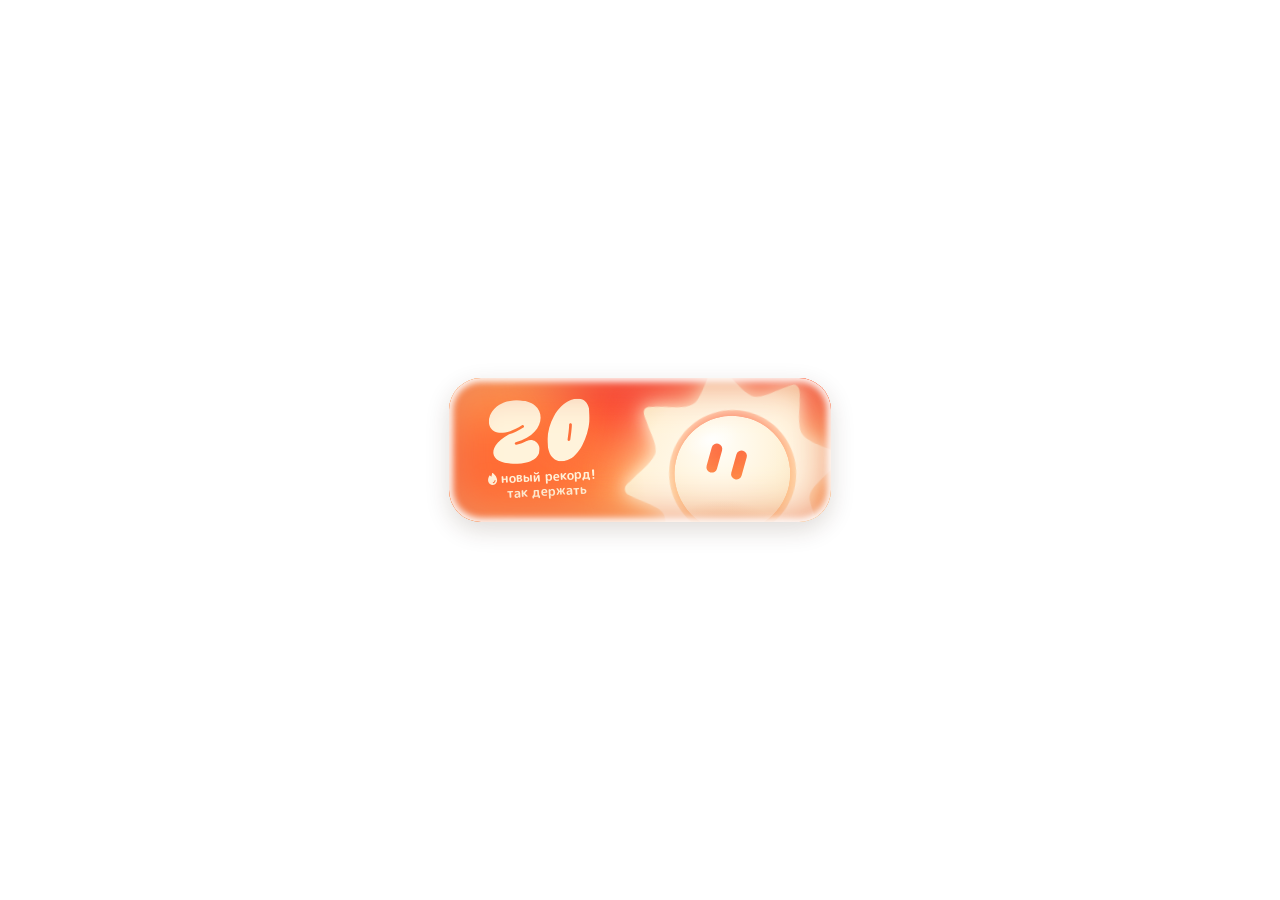
<file: banner.html>
<!doctype html>
<html lang="ru">
<head>
<meta charset="utf-8">
<meta name="viewport" content="width=device-width,initial-scale=1">
<title>MYOR — баннер «Солнышко»</title>
<style>
*{margin:0;padding:0;box-sizing:border-box}
html,body{width:100%;height:100%;display:grid;place-items:center;background:transparent}
/* ---------- fonts ---------- */
@font-face{font-family:'Retro Wild';src:url('fonts/RetroWildRegular.ttf') format('truetype');font-weight:400;font-display:block}
@font-face{font-family:'MPLUSRounded1c';src:url('fonts/MPLUSRounded1c-Bold.ttf') format('truetype');font-weight:700;font-display:block}

/* =======================================================================
   БАННЕР 382 x 144 — статические стили
   Слои солнышка идут снаружи внутрь: положение -> размер -> желейная
   деформация -> отклик на нажатие -> пульсация цикла. У каждого слоя ровно
   одна анимация, поэтому они не конфликтуют между собой.
   ======================================================================= */
/* Всё, что можно перекрасить, вынесено в переменные. Значения по умолчанию —
   точные цвета макета, поэтому без настройки баннер выглядит как раньше. */
.stage{--bg:#FF9B4E;              /* основа плашки */
       --blob-1:#FF6934;          /* размытые пятна фона */
       --blob-2:#FB2D26;
       --inner-glow:#EA835F;      /* внутренняя подсветка рамки */
       --ink:#FFF3DB;             /* кремовый: цифры, подпись, огонёк, комета */
       --rays-1:#FFF8E9; --rays-2:#FFF3DB; --rays-3:#FDEDCC;   /* градиент лучей */
       --glow-a:255,243,219; --glow-b:255,231,180;   /* свечение: каналы без альфы,
          прозрачность у каждого слоя своя, поэтому цвет хранится числами */
       /* палитры реакции. До неё баннер у всех одинаковый, поэтому это
          отдельный набор, а не подмена основного */
       --up-bg:#FFC25D;   --up-blob-1:#FFB047;   --up-blob-2:#FC9A3B;   --up-inner:#ECB96B;
       --down-bg:#AE7142; --down-blob-1:#A0573D; --down-blob-2:#953E3B; --down-inner:#9F634E;
       --to-bg:var(--bg); --to-blob-1:var(--blob-1);
       --to-blob-2:var(--blob-2); --to-inner:var(--inner-glow);
       --face-1:#FFFEF8; --face-2:#FFF5E0; --face-3:#FCEBC7;   /* градиент лица */
       --radius:32px;
       position:relative;width:382px;height:144px;border-radius:var(--radius);overflow:hidden;
       box-shadow:0 8px 24px 0 rgba(58,29,13,.16);
       background:var(--bg);isolation:isolate;
       cursor:pointer;touch-action:manipulation;-webkit-user-select:none;user-select:none}

/* размытые пятна фона (Ellipse 41 / Ellipse 40 из макета) */
.blob{position:absolute;border-radius:50%;filter:blur(32px)}
.b41{left:-86px;top:32px;width:251px;height:113px;background:var(--blob-1)}
.b40{left:102px;top:-110px;width:322px;height:183px;background:var(--blob-2)}

/* внутренняя подсветка рамки */
.inner{position:absolute;inset:0;border-radius:inherit;pointer-events:none;z-index:9;
       box-shadow:inset 0 0 6px 4px rgba(255,255,255,.9), inset 0 0 46px 0 var(--inner-glow)}

/* ---------- что показывать ---------- */
.stage[data-number="off"] .num,
.stage[data-label="off"] .lbl,
.stage[data-fire="off"] .fire,
.stage[data-comet="off"] .dash{display:none}

/* ---------- комета ---------- */
/* голова кометы лежит в (0,0) системы viewBox, поля подобраны так, чтобы она
   попадала ровно в точку translate; из-за этого transform-origin задан явно */
.dash{position:absolute;left:0;top:0;width:150px;height:110px;margin:-55px 0 0 -100px;
      will-change:transform}
.dash-jelly{position:relative;width:100%;height:100%;transform-origin:100px 55px}
/* голова и хвост — два наложенных слоя: хвост живёт по своей пружине.
   оба поворачиваются вокруг головы, она лежит в 100px 55px от угла рамки */
.dash svg{position:absolute;left:0;top:0;display:block;width:150px;height:110px;
      overflow:visible;transform-origin:100px 55px;
      filter:drop-shadow(0 0 6px rgba(var(--glow-b),.8))}

/* ---------- солнышко ---------- */
.sun-pos{position:absolute;left:177.99px;top:-10px;width:210.939px;height:211.072px;
         transform-origin:50% 50%;will-change:transform}
.sun-size,.sun-jelly,.sun-press,.sun-pulse{width:100%;height:100%;transform-origin:50% 50%}
.sun-pulse{position:relative}
/* svg содержит 22px запаса под свечение, поэтому он больше рамки узла на 8.61% */
/* наклон всей фигуры из макета (Figma 1386:17452) */
.sun-svg{position:absolute;left:-8.6096%;top:-8.6042%;width:117.2193%;height:117.2086%;
         display:block;overflow:visible;transform:rotate(6.24deg);transform-origin:50% 50%}
/* лучи и лицо — отдельные <svg>-слои: Safari не применяет CSS-фильтр к <g>
   внутри svg, поэтому свечение вешаем на слой целиком; лицо остаётся без
   свечения, иначе засветился бы зазор между лицом и лучами */
.sun-rays{filter:drop-shadow(0 0 8.4px rgba(var(--glow-a),.55)) drop-shadow(0 0 22px rgba(var(--glow-b),.25))}
.rays{transform-origin:0 0}
.gaze{transform-origin:0 0}

/* ---------- состояния глаз ---------- */
/* в маске лежат все наборы сразу, показан ровно один.
   без data-eyes и при data-eyes="auto" работает живое состояние:
   прямоугольные глаза, которые моргают и смотрят по сторонам.
   остальные состояния статичные — это позы из макета, им моргание не нужно */
.eyes{display:none;transform-box:fill-box;transform-origin:50% 50%}
.stage .eyes-bar{display:block}
.stage[data-eyes="closed"] .eyes-bar,
.stage[data-eyes="happy"] .eyes-bar,
.stage[data-eyes="stars"] .eyes-bar,
.stage[data-eyes="sad"]   .eyes-bar{display:none}
.stage[data-eyes="closed"] .eyes-closed,
.stage[data-eyes="happy"]  .eyes-happy,
.stage[data-eyes="stars"]  .eyes-stars,
.stage[data-eyes="sad"]    .eyes-sad{display:block}
.stage[data-eyes]:not([data-eyes="auto"]) .eye,
.stage[data-eyes]:not([data-eyes="auto"]) .gaze{animation:none}

/* ---------- позы реакции ----------
   какие позы участвуют в каком настроении и в каком порядке —
   в src/moods.css, его пишет генератор */
/* Ручной выбор позы сильнее реакции — им сверяют кадры с макетом.
   Гаситель должен перебивать дорожки настроений из moods.css, поэтому он
   специфичнее их; а чтобы выбранную позу он не гасил заодно, в правилах ниже
   [data-eyes] продублирован — так они сравниваются с ним на равных и, идя
   следом, побеждают. */
.stage[data-eyes]:not([data-eyes="auto"]) .eyes{display:none;opacity:1;animation:none}
.stage[data-eyes][data-eyes="open"] .eyes-bar,
.stage[data-eyes][data-eyes="half"] .eyes-half,
.stage[data-eyes][data-eyes="closed"] .eyes-closed,
.stage[data-eyes][data-eyes="happy"] .eyes-happy,
.stage[data-eyes][data-eyes="stars"] .eyes-stars,
.stage[data-eyes][data-eyes="wide"] .eyes-wide,
.stage[data-eyes][data-eyes="squint"] .eyes-squint,
.stage[data-eyes][data-eyes="dash"] .eyes-dash,
.stage[data-eyes][data-eyes="gem"] .eyes-gem,
.stage[data-eyes][data-eyes="spark"] .eyes-spark,
.stage[data-eyes][data-eyes="sad"] .eyes-sad,
.stage[data-eyes][data-eyes="sad"] .eyes-tear{display:block;opacity:1}

/* ---------- луна ----------
   второй персонаж в том же слое: летит, растёт и пружинит по тем же дорожкам.
   доли подобраны так, чтобы в финальном кадре фигура встала ровно в 196, 4.175
   размером 167.14 x 207.829 — как в макете */
.moon-svg{position:absolute;left:8.538%;top:6.716%;width:79.24%;height:98.46%;
          display:block;overflow:visible}
.stage[data-char="moon"] .sun-svg{display:none}
.stage:not([data-char="moon"]) .moon-svg,
.stage:not([data-char="moon"]) .star{display:none}

/* звёздочка на ниточке — своя, не часть фигуры: она не летит вместе с луной,
   а появляется на месте, когда луна встала. качается вокруг верха ниточки */
.star{position:absolute;left:196px;top:35px;width:29px;height:45px;opacity:0;z-index:3;
      transform-origin:14.25px 0}
.star svg{display:block;width:100%;height:100%}

/* ---------- текст ---------- */
/* цифры — векторы из макета, у каждой свой наклон */
.num{position:absolute;display:flex;align-items:center;justify-content:center;
     transform-origin:50% 50%;opacity:0;z-index:4}
.num i{display:block;font-style:normal}
.num svg{display:block;width:100%;height:100%}
/* каждая цифра растёт из центра собственной формы — transform-origin 50% 50%
   у .num. Зелёные точки в макете (Figma 1402:16337) помечают именно это;
   как точные координаты их брать нельзя — они в 43 px друг от друга, а центры
   цифр в 55 px, цифры налезли бы друг на друга */
.n2{left:36px;top:19.32px;width:58.759px;height:68.474px}
.n2 i{width:53.259px;height:63.974px;transform:rotate(5.12deg)}
.n0{left:97.28px;top:20.35px;width:45.776px;height:63.676px}
.n0 i{width:43.339px;height:61.998px;transform:rotate(-2.28deg)}

.lbl{position:absolute;left:37.003px;top:88px;width:116.054px;height:35.959px;
     display:flex;align-items:center;justify-content:center;opacity:0;z-index:4}
.lbl i{display:block;font-family:'MPLUSRounded1c',sans-serif;font-style:normal;font-weight:700;
     font-size:13px;line-height:15px;color:var(--ink);text-align:center;width:114.641px;
     white-space:pre-wrap;transform:rotate(-3deg)}
/* иконка огня перед первой строкой подписи */
.fire{position:absolute;left:34px;top:94px;width:17px;height:17px;opacity:0;z-index:5}
.fire svg{display:block;width:100%;height:100%}

/* ---- солнышко: возврат снизу по траектории из макета, пауза, уход вправо ---- */
@keyframes sunPath{
  0.0%{transform:translate(24.36px,156.04px);opacity:0.00}
  14.583%{transform:translate(24.36px,156.04px);opacity:0.00}
  15.0%{transform:translate(21.18px,156.99px);opacity:1.00}
  15.417%{transform:translate(-1.40px,161.02px);opacity:1.00}
  15.833%{transform:translate(-24.32px,160.38px);opacity:1.00}
  16.25%{transform:translate(-46.53px,154.71px);opacity:1.00}
  16.667%{transform:translate(-66.02px,144.28px);opacity:1.00}
  17.083%{transform:translate(-81.18px,130.59px);opacity:1.00}
  17.5%{transform:translate(-92.01px,115.19px);opacity:1.00}
  17.917%{transform:translate(-99.13px,99.44px);opacity:1.00}
  18.333%{transform:translate(-103.72px,84.32px);opacity:1.00}
  18.75%{transform:translate(-106.01px,70.12px);opacity:1.00}
  19.167%{transform:translate(-106.08px,57.09px);opacity:1.00}
  19.583%{transform:translate(-104.15px,45.51px);opacity:1.00}
  20.0%{transform:translate(-100.98px,35.47px);opacity:1.00}
  20.417%{transform:translate(-98.13px,26.53px);opacity:1.00}
  20.833%{transform:translate(-95.83px,18.56px);opacity:1.00}
  21.25%{transform:translate(-94.19px,11.48px);opacity:1.00}
  22.083%{transform:translate(-92.84px,-0.19px);opacity:1.00}
  22.917%{transform:translate(-92.66px,-8.67px);opacity:1.00}
  23.75%{transform:translate(-92.65px,-14.41px);opacity:1.00}
  24.583%{transform:translate(-92.66px,-17.95px);opacity:1.00}
  25.833%{transform:translate(-92.66px,-20.29px);opacity:1.00}
  72.083%{transform:translate(-92.27px,-20.73px);opacity:1.00}
  75.0%{transform:translate(-89.72px,-21.17px);opacity:1.00}
  77.083%{transform:translate(-85.09px,-22.01px);opacity:1.00}
  79.167%{transform:translate(-77.31px,-23.40px);opacity:1.00}
  80.833%{transform:translate(-68.42px,-24.88px);opacity:1.00}
  82.5%{transform:translate(-56.18px,-26.47px);opacity:1.00}
  84.167%{transform:translate(-40.36px,-27.78px);opacity:1.00}
  85.417%{transform:translate(-26.68px,-27.52px);opacity:1.00}
  86.667%{transform:translate(-15.31px,-24.36px);opacity:1.00}
  87.917%{transform:translate(-6.51px,-19.81px);opacity:1.00}
  89.583%{transform:translate(1.91px,-13.99px);opacity:1.00}
  90.833%{transform:translate(5.97px,-9.91px);opacity:1.00}
  91.667%{transform:translate(6.19px,-6.89px);opacity:1.00}
  93.333%{transform:translate(3.45px,-3.26px);opacity:1.00}
  96.25%{transform:translate(0.52px,-0.65px);opacity:1.00}
  100.0%{transform:translate(0.00px,-0.00px);opacity:1.00}
}

@keyframes sunSize{
  0.0%{transform:scale(0.1233)}
  14.583%{transform:scale(0.1233)}
  15.0%{transform:scale(0.1233)}
  15.417%{transform:scale(0.1233)}
  15.833%{transform:scale(0.1233)}
  16.25%{transform:scale(0.1233)}
  16.667%{transform:scale(0.1233)}
  17.083%{transform:scale(0.1233)}
  17.5%{transform:scale(0.1233)}
  17.917%{transform:scale(0.1234)}
  18.333%{transform:scale(0.1303)}
  18.75%{transform:scale(0.1573)}
  19.167%{transform:scale(0.2109)}
  19.583%{transform:scale(0.2918)}
  20.0%{transform:scale(0.3836)}
  20.417%{transform:scale(0.4442)}
  20.833%{transform:scale(0.4812)}
  21.25%{transform:scale(0.5032)}
  22.083%{transform:scale(0.5226)}
  22.917%{transform:scale(0.5279)}
  23.75%{transform:scale(0.5291)}
  24.583%{transform:scale(0.5292)}
  25.833%{transform:scale(0.5293)}
  72.083%{transform:scale(0.5306)}
  75.0%{transform:scale(0.5395)}
  77.083%{transform:scale(0.5551)}
  79.167%{transform:scale(0.5814)}
  80.833%{transform:scale(0.6126)}
  82.5%{transform:scale(0.6605)}
  84.167%{transform:scale(0.7369)}
  85.417%{transform:scale(0.8127)}
  86.667%{transform:scale(0.8833)}
  87.917%{transform:scale(0.9447)}
  89.583%{transform:scale(1.0065)}
  90.833%{transform:scale(1.0366)}
  91.667%{transform:scale(1.0393)}
  93.333%{transform:scale(1.0222)}
  96.25%{transform:scale(1.0033)}
  100.0%{transform:scale(1.0000)}
}

/* ---- желе: растяжение выведено из мгновенной скорости по траектории ---- */
@keyframes sunJelly{
  0.0%{transform:rotate(0.0deg) scale(1.0000,1.0000) rotate(-0.0deg) scale(1.0000,1.0000)}
  10.938%{transform:rotate(0.0deg) scale(1.0000,1.0000) rotate(-0.0deg) scale(1.0000,1.0000)}
  11.25%{transform:rotate(167.4deg) scale(1.1700,0.8300) rotate(-167.4deg) scale(1.0000,1.0000)}
  11.562%{transform:rotate(173.3deg) scale(1.1700,0.8300) rotate(-173.3deg) scale(1.0000,1.0000)}
  11.875%{transform:rotate(-174.8deg) scale(1.1700,0.8300) rotate(174.8deg) scale(1.0000,1.0000)}
  13.125%{transform:rotate(-122.5deg) scale(1.1700,0.8300) rotate(122.5deg) scale(1.0000,1.0000)}
  13.438%{transform:rotate(-112.7deg) scale(1.1700,0.8300) rotate(112.7deg) scale(1.0000,1.0000)}
  14.375%{transform:rotate(-88.1deg) scale(1.1700,0.8300) rotate(88.1deg) scale(1.0000,1.0000)}
  14.688%{transform:rotate(-78.6deg) scale(1.1700,0.8300) rotate(78.6deg) scale(1.0000,1.0000)}
  15.0%{transform:rotate(-72.8deg) scale(1.1700,0.8300) rotate(72.8deg) scale(1.0000,1.0000)}
  15.313%{transform:rotate(-72.7deg) scale(1.1700,0.8300) rotate(72.7deg) scale(1.0000,1.0000)}
  15.938%{transform:rotate(-77.8deg) scale(1.1700,0.8300) rotate(77.8deg) scale(1.0000,1.0000)}
  16.563%{transform:rotate(-86.0deg) scale(1.1374,0.8626) rotate(86.0deg) scale(1.0000,1.0000)}
  17.188%{transform:rotate(-89.4deg) scale(1.0974,0.9026) rotate(89.4deg) scale(1.0000,1.0000)}
  18.75%{transform:rotate(-90.1deg) scale(1.0275,0.9725) rotate(90.1deg) scale(1.0000,1.0000)}
  20.313%{transform:rotate(-90.0deg) scale(1.0006,0.9994) rotate(90.0deg) scale(1.0000,1.0000)}
  20.625%{transform:rotate(-90.0deg) scale(1.0000,1.0000) rotate(90.0deg) scale(1.1538,0.8462)}
  21.25%{transform:rotate(-90.0deg) scale(1.0000,1.0000) rotate(90.0deg) scale(1.0945,0.9055)}
  22.188%{transform:rotate(-90.0deg) scale(1.0000,1.0000) rotate(90.0deg) scale(0.9852,1.0148)}
  22.812%{transform:rotate(-90.0deg) scale(1.0000,1.0000) rotate(90.0deg) scale(0.9401,1.0599)}
  23.438%{transform:rotate(-90.0deg) scale(1.0000,1.0000) rotate(90.0deg) scale(0.9296,1.0704)}
  24.375%{transform:rotate(-90.0deg) scale(1.0000,1.0000) rotate(90.0deg) scale(0.9624,1.0376)}
  25.625%{transform:rotate(-90.0deg) scale(1.0000,1.0000) rotate(90.0deg) scale(1.0194,0.9806)}
  26.563%{transform:rotate(-90.0deg) scale(1.0000,1.0000) rotate(90.0deg) scale(1.0298,0.9702)}
  29.375%{transform:rotate(-90.0deg) scale(1.0000,1.0000) rotate(90.0deg) scale(0.9871,1.0129)}
  32.5%{transform:rotate(-90.0deg) scale(1.0000,1.0000) rotate(90.0deg) scale(1.0055,0.9945)}
  53.75%{transform:rotate(-90.0deg) scale(1.0019,0.9981) rotate(90.0deg) scale(1.0000,1.0000)}
  54.062%{transform:rotate(-9.2deg) scale(1.0038,0.9962) rotate(9.2deg) scale(1.0000,1.0000)}
  59.063%{transform:rotate(-10.2deg) scale(1.0416,0.9584) rotate(10.2deg) scale(1.0000,1.0000)}
  61.562%{transform:rotate(-7.6deg) scale(1.0792,0.9208) rotate(7.6deg) scale(1.0000,1.0000)}
  63.438%{transform:rotate(-3.3deg) scale(1.1153,0.8847) rotate(3.3deg) scale(1.0000,1.0000)}
  64.062%{transform:rotate(2.1deg) scale(1.1167,0.8833) rotate(-2.1deg) scale(1.0000,1.0000)}
  65.312%{transform:rotate(22.4deg) scale(1.0960,0.9040) rotate(-22.4deg) scale(1.0000,1.0000)}
  66.562%{transform:rotate(32.4deg) scale(1.0759,0.9241) rotate(-32.4deg) scale(1.0000,1.0000)}
  67.812%{transform:rotate(41.5deg) scale(1.0545,0.9455) rotate(-41.5deg) scale(1.0000,1.0000)}
  68.125%{transform:rotate(45.8deg) scale(1.0492,0.9508) rotate(-45.8deg) scale(1.0000,1.0000)}
  68.438%{transform:rotate(57.4deg) scale(1.0439,0.9561) rotate(-57.4deg) scale(1.0000,1.0000)}
  69.062%{transform:rotate(103.4deg) scale(1.0369,0.9631) rotate(-103.4deg) scale(1.0000,1.0000)}
  69.375%{transform:rotate(118.9deg) scale(1.0342,0.9658) rotate(-118.9deg) scale(1.0000,1.0000)}
  69.688%{transform:rotate(127.8deg) scale(1.0306,0.9694) rotate(-127.8deg) scale(1.0000,1.0000)}
  70.0%{transform:rotate(133.1deg) scale(1.0272,0.9728) rotate(-133.1deg) scale(1.0000,1.0000)}
  70.625%{transform:rotate(137.9deg) scale(1.0211,0.9789) rotate(-137.9deg) scale(1.0000,1.0000)}
  71.562%{transform:rotate(139.0deg) scale(1.0133,0.9867) rotate(-139.0deg) scale(1.0000,1.0000)}
  72.812%{transform:rotate(133.3deg) scale(1.0060,0.9940) rotate(-133.3deg) scale(1.0000,1.0000)}
  73.437%{transform:rotate(127.5deg) scale(1.0035,0.9965) rotate(-127.5deg) scale(1.0000,1.0000)}
  75.312%{transform:rotate(127.5deg) scale(1.0000,1.0000) rotate(-127.5deg) scale(1.0000,1.0000)}
  75.625%{transform:rotate(127.5deg) scale(1.0000,1.0000) rotate(-127.5deg) scale(1.1068,0.8932)}
  77.5%{transform:rotate(127.5deg) scale(1.0000,1.0000) rotate(-127.5deg) scale(0.9663,1.0337)}
  78.438%{transform:rotate(127.5deg) scale(1.0000,1.0000) rotate(-127.5deg) scale(0.9501,1.0499)}
  80.938%{transform:rotate(127.5deg) scale(1.0000,1.0000) rotate(-127.5deg) scale(1.0199,0.9801)}
  82.813%{transform:rotate(127.5deg) scale(1.0000,1.0000) rotate(-127.5deg) scale(1.0044,0.9956)}
  85.0%{transform:rotate(127.5deg) scale(1.0000,1.0000) rotate(-127.5deg) scale(0.9924,1.0076)}
  88.438%{transform:rotate(127.5deg) scale(1.0000,1.0000) rotate(-127.5deg) scale(1.0000,1.0000)}
  100.0%{transform:rotate(127.5deg) scale(1.0000,1.0000) rotate(-127.5deg) scale(1.0000,1.0000)}
}

/* ---- комета: тот же путь до подмены солнышком (подмена вне кадра) ---- */
@keyframes dashFly{
  0.0%{transform:translate(-53.0px,121.8px);opacity:0.0}
  2.0%{transform:translate(-40.1px,118.7px);opacity:0.002}
  3.333%{transform:translate(-31.5px,116.7px);opacity:0.045}
  4.667%{transform:translate(-22.9px,114.6px);opacity:0.135}
  6.667%{transform:translate(-10.0px,111.5px);opacity:0.327}
  10.667%{transform:translate(15.6px,105.4px);opacity:0.767}
  11.333%{transform:translate(19.8px,104.4px);opacity:0.829}
  12.667%{transform:translate(26.4px,98.7px);opacity:0.929}
  14.0%{transform:translate(33.1px,93.2px);opacity:0.989}
  17.333%{transform:translate(51.1px,81.5px);opacity:1.0}
  21.333%{transform:translate(73.8px,70.5px);opacity:1.0}
  25.333%{transform:translate(97.0px,62.3px);opacity:1.0}
  30.0%{transform:translate(123.8px,55.7px);opacity:1.0}
  35.333%{transform:translate(153.7px,51.2px);opacity:1.0}
  41.333%{transform:translate(186.2px,49.1px);opacity:1.0}
  48.667%{transform:translate(225.2px,49.7px);opacity:1.0}
  54.667%{transform:translate(257.6px,52.6px);opacity:1.0}
  60.0%{transform:translate(287.3px,57.8px);opacity:1.0}
  64.0%{transform:translate(310.0px,64.1px);opacity:1.0}
  67.333%{transform:translate(328.9px,71.7px);opacity:1.0}
  70.667%{transform:translate(347.0px,82.0px);opacity:1.0}
  72.667%{transform:translate(357.0px,89.7px);opacity:0.993}
  74.0%{transform:translate(363.2px,95.7px);opacity:0.939}
  76.0%{transform:translate(371.3px,105.7px);opacity:0.783}
  78.0%{transform:translate(377.6px,117.1px);opacity:0.58}
  80.0%{transform:translate(381.9px,129.4px);opacity:0.375}
  82.0%{transform:translate(384.1px,142.5px);opacity:0.217}
  83.333%{transform:translate(384.4px,151.8px);opacity:0.164}
  85.333%{transform:translate(383.1px,166.8px);opacity:0.16}
  87.333%{transform:translate(379.4px,182.4px);opacity:0.16}
  89.333%{transform:translate(373.3px,197.7px);opacity:0.16}
  91.333%{transform:translate(364.9px,211.8px);opacity:0.16}
  93.333%{transform:translate(354.3px,224.4px);opacity:0.16}
  95.333%{transform:translate(341.9px,235.2px);opacity:0.16}
  97.333%{transform:translate(328.0px,244.0px);opacity:0.16}
  99.333%{transform:translate(313.0px,250.8px);opacity:0.16}
  100.0%{transform:translate(307.8px,252.6px);opacity:0.16}
}

/* ---- желе кометы: форма догоняет движение пружиной, хвост — тело ---- */
@keyframes dashJelly{
  0.0%{transform:rotate(-13.48deg) scale(1.0000,1.0000)}
  2.46%{transform:rotate(-13.48deg) scale(1.0204,0.9796)}
  7.487%{transform:rotate(-13.77deg) scale(1.1135,0.8865)}
  8.663%{transform:rotate(-15.93deg) scale(1.1336,0.8664)}
  9.947%{transform:rotate(-20.51deg) scale(1.1520,0.8480)}
  11.872%{transform:rotate(-28.36deg) scale(1.1720,0.8280)}
  13.369%{transform:rotate(-33.17deg) scale(1.1820,0.8180)}
  14.332%{transform:rotate(-34.42deg) scale(1.1865,0.8135)}
  15.401%{transform:rotate(-33.85deg) scale(1.1902,0.8098)}
  19.679%{transform:rotate(-25.34deg) scale(1.1946,0.8054)}
  22.888%{transform:rotate(-20.18deg) scale(1.1900,0.8100)}
  26.096%{transform:rotate(-15.80deg) scale(1.1832,0.8168)}
  29.519%{transform:rotate(-11.79deg) scale(1.1763,0.8237)}
  33.583%{transform:rotate(-7.72deg) scale(1.1698,0.8302)}
  39.037%{transform:rotate(-3.15deg) scale(1.1637,0.8363)}
  50.909%{transform:rotate(4.53deg) scale(1.1582,0.8418)}
  56.684%{transform:rotate(9.37deg) scale(1.1579,0.8421)}
  61.925%{transform:rotate(15.68deg) scale(1.1579,0.8421)}
  66.31%{transform:rotate(23.45deg) scale(1.1567,0.8433)}
  69.947%{transform:rotate(32.73deg) scale(1.1533,0.8467)}
  73.476%{transform:rotate(45.17deg) scale(1.1467,0.8533)}
  79.679%{transform:rotate(74.07deg) scale(1.1340,0.8660)}
  82.246%{transform:rotate(86.27deg) scale(1.1348,0.8652)}
  84.92%{transform:rotate(97.78deg) scale(1.1410,0.8590)}
  93.583%{transform:rotate(135.51deg) scale(1.1719,0.8281)}
  96.364%{transform:rotate(147.24deg) scale(1.1798,0.8202)}
  98.075%{transform:rotate(152.40deg) scale(1.1847,0.8153)}
  98.93%{transform:rotate(153.81deg) scale(1.1873,0.8127)}
  100.0%{transform:rotate(154.92deg) scale(1.1908,0.8092)}
}

@keyframes dashJellyTail{
  0.0%{transform:rotate(0.00deg) scale(1.0000,1.0000)}
  2.46%{transform:rotate(-0.00deg) scale(1.0071,0.9964)}
  7.487%{transform:rotate(0.28deg) scale(1.0397,0.9801)}
  8.663%{transform:rotate(2.43deg) scale(1.0468,0.9766)}
  9.947%{transform:rotate(6.95deg) scale(1.0532,0.9734)}
  11.872%{transform:rotate(14.37deg) scale(1.0602,0.9699)}
  13.369%{transform:rotate(18.42deg) scale(1.0637,0.9681)}
  14.332%{transform:rotate(18.97deg) scale(1.0653,0.9674)}
  15.401%{transform:rotate(17.45deg) scale(1.0666,0.9667)}
  19.679%{transform:rotate(4.56deg) scale(1.0681,0.9660)}
  22.888%{transform:rotate(-3.00deg) scale(1.0665,0.9668)}
  26.096%{transform:rotate(-8.32deg) scale(1.0641,0.9679)}
  29.519%{transform:rotate(-11.72deg) scale(1.0617,0.9691)}
  33.583%{transform:rotate(-13.29deg) scale(1.0594,0.9703)}
  39.037%{transform:rotate(-12.69deg) scale(1.0573,0.9713)}
  50.909%{transform:rotate(-8.30deg) scale(1.0554,0.9723)}
  56.684%{transform:rotate(-8.31deg) scale(1.0553,0.9724)}
  61.925%{transform:rotate(-10.44deg) scale(1.0553,0.9724)}
  66.31%{transform:rotate(-14.27deg) scale(1.0548,0.9726)}
  69.947%{transform:rotate(-19.49deg) scale(1.0537,0.9732)}
  73.476%{transform:rotate(-26.83deg) scale(1.0513,0.9743)}
  79.679%{transform:rotate(-42.21deg) scale(1.0469,0.9766)}
  82.246%{transform:rotate(-46.71deg) scale(1.0472,0.9764)}
  84.92%{transform:rotate(-48.94deg) scale(1.0494,0.9753)}
  93.583%{transform:rotate(-51.12deg) scale(1.0602,0.9699)}
  96.364%{transform:rotate(-50.47deg) scale(1.0629,0.9685)}
  98.075%{transform:rotate(-47.93deg) scale(1.0646,0.9677)}
  98.93%{transform:rotate(-45.52deg) scale(1.0656,0.9672)}
  100.0%{transform:rotate(-41.90deg) scale(1.0668,0.9666)}
}

/* ---- цикл: пульсация и медленное «дыхание» желе ---- */
@keyframes jellyIdle{
  0.0%{transform:scale(1.0000,1.0000)}
  28.0%{transform:scale(1.0220,0.9780)}
  55.0%{transform:scale(0.9840,1.0160)}
  80.0%{transform:scale(1.0100,0.9900)}
  100.0%{transform:scale(1.0000,1.0000)}
}

@keyframes sunPulse{
  0.0%{transform:translate(0px,0px) scale(1.0)}
  45.0%{transform:translate(6px,-3px) scale(0.952)}
  100.0%{transform:translate(0px,0px) scale(1.0)}
}

/* ---- отклик на нажатие ---- */
@keyframes sunPress{
  0.0%{transform:scale(1.0000,1.0000)}
  11.486%{transform:scale(1.1700,0.8550)}
  16.404%{transform:scale(1.0630,0.9370)}
  21.321%{transform:scale(0.9919,1.0081)}
  26.239%{transform:scale(0.9489,1.0511)}
  31.156%{transform:scale(0.9495,1.0505)}
  36.074%{transform:scale(0.9788,1.0212)}
  40.991%{transform:scale(1.0107,0.9893)}
  45.908%{transform:scale(1.0259,0.9741)}
  50.826%{transform:scale(1.0212,0.9788)}
  55.743%{transform:scale(1.0059,0.9941)}
  60.661%{transform:scale(0.9922,1.0078)}
  65.578%{transform:scale(0.9875,1.0125)}
  70.495%{transform:scale(0.9916,1.0084)}
  75.413%{transform:scale(0.9991,1.0009)}
  80.33%{transform:scale(1.0047,0.9953)}
  85.248%{transform:scale(1.0057,0.9943)}
  90.165%{transform:scale(1.0031,0.9969)}
  95.083%{transform:scale(0.9996,1.0004)}
  100.0%{transform:scale(1.0000,1.0000)}
}

/* ---- взгляд и моргание ---- */
@keyframes gazeIntro{
  0.0%{transform:translateX(0px);animation-timing-function:cubic-bezier(.34,1.24,.44,1)}
  6.931%{transform:translateX(0px);animation-timing-function:cubic-bezier(.34,1.24,.44,1)}
  12.871%{transform:translateX(-9px);animation-timing-function:cubic-bezier(.34,1.24,.44,1)}
  20.792%{transform:translateX(-9px);animation-timing-function:cubic-bezier(.34,1.24,.44,1)}
  26.733%{transform:translateX(-9px);animation-timing-function:cubic-bezier(.34,1.24,.44,1)}
  32.673%{transform:translateX(9px);animation-timing-function:cubic-bezier(.34,1.24,.44,1)}
  40.594%{transform:translateX(9px);animation-timing-function:cubic-bezier(.34,1.24,.44,1)}
  46.535%{transform:translateX(9px);animation-timing-function:cubic-bezier(.34,1.24,.44,1)}
  52.475%{transform:translateX(0px);animation-timing-function:cubic-bezier(.34,1.24,.44,1)}
  100.0%{transform:translateX(0px);animation-timing-function:cubic-bezier(.34,1.24,.44,1)}
}

@keyframes gazeLoop{
  0.0%{transform:translateX(0px);animation-timing-function:cubic-bezier(.34,1.24,.44,1)}
  10.227%{transform:translateX(0px);animation-timing-function:cubic-bezier(.34,1.24,.44,1)}
  19.318%{transform:translateX(9px);animation-timing-function:cubic-bezier(.34,1.24,.44,1)}
  39.773%{transform:translateX(9px);animation-timing-function:cubic-bezier(.34,1.24,.44,1)}
  48.864%{transform:translateX(0px);animation-timing-function:cubic-bezier(.34,1.24,.44,1)}
  57.955%{transform:translateX(0px);animation-timing-function:cubic-bezier(.34,1.24,.44,1)}
  67.045%{transform:translateX(-9px);animation-timing-function:cubic-bezier(.34,1.24,.44,1)}
  84.091%{transform:translateX(-9px);animation-timing-function:cubic-bezier(.34,1.24,.44,1)}
  93.182%{transform:translateX(0px);animation-timing-function:cubic-bezier(.34,1.24,.44,1)}
  100.0%{transform:translateX(0px);animation-timing-function:cubic-bezier(.34,1.24,.44,1)}
}

@keyframes blinkIntro{
  0.0%{height:36px;y:-18px;animation-timing-function:cubic-bezier(.4,0,.5,1)}
  19.307%{height:36px;y:-18px;animation-timing-function:cubic-bezier(.4,0,.5,1)}
  20.792%{height:13px;y:-6.5px;animation-timing-function:cubic-bezier(.4,0,.5,1)}
  22.277%{height:36px;y:-18px;animation-timing-function:cubic-bezier(.4,0,.5,1)}
  39.109%{height:36px;y:-18px;animation-timing-function:cubic-bezier(.4,0,.5,1)}
  40.594%{height:13px;y:-6.5px;animation-timing-function:cubic-bezier(.4,0,.5,1)}
  42.079%{height:36px;y:-18px;animation-timing-function:cubic-bezier(.4,0,.5,1)}
  50.396%{height:36px;y:-18px;animation-timing-function:cubic-bezier(.4,0,.5,1)}
  51.881%{height:13px;y:-6.5px;animation-timing-function:cubic-bezier(.4,0,.5,1)}
  53.366%{height:36px;y:-18px;animation-timing-function:cubic-bezier(.4,0,.5,1)}
  62.871%{height:36px;y:-18px;animation-timing-function:cubic-bezier(.4,0,.5,1)}
  64.356%{height:13px;y:-6.5px;animation-timing-function:cubic-bezier(.4,0,.5,1)}
  65.842%{height:36px;y:-18px;animation-timing-function:cubic-bezier(.4,0,.5,1)}
  76.733%{height:36px;y:-18px;animation-timing-function:cubic-bezier(.4,0,.5,1)}
  78.218%{height:13px;y:-6.5px;animation-timing-function:cubic-bezier(.4,0,.5,1)}
  79.703%{height:36px;y:-18px;animation-timing-function:cubic-bezier(.4,0,.5,1)}
  88.614%{height:36px;y:-18px;animation-timing-function:cubic-bezier(.4,0,.5,1)}
  90.099%{height:13px;y:-6.5px;animation-timing-function:cubic-bezier(.4,0,.5,1)}
  91.584%{height:36px;y:-18px;animation-timing-function:cubic-bezier(.4,0,.5,1)}
  100.0%{height:36px;y:-18px;animation-timing-function:cubic-bezier(.4,0,.5,1)}
}

@keyframes blinkLoop{
  0.0%{height:36px;y:-18px;animation-timing-function:cubic-bezier(.4,0,.5,1)}
  7.386%{height:36px;y:-18px;animation-timing-function:cubic-bezier(.4,0,.5,1)}
  9.091%{height:13px;y:-6.5px;animation-timing-function:cubic-bezier(.4,0,.5,1)}
  10.795%{height:36px;y:-18px;animation-timing-function:cubic-bezier(.4,0,.5,1)}
  39.205%{height:36px;y:-18px;animation-timing-function:cubic-bezier(.4,0,.5,1)}
  40.909%{height:13px;y:-6.5px;animation-timing-function:cubic-bezier(.4,0,.5,1)}
  42.614%{height:36px;y:-18px;animation-timing-function:cubic-bezier(.4,0,.5,1)}
  56.25%{height:36px;y:-18px;animation-timing-function:cubic-bezier(.4,0,.5,1)}
  57.955%{height:13px;y:-6.5px;animation-timing-function:cubic-bezier(.4,0,.5,1)}
  59.659%{height:36px;y:-18px;animation-timing-function:cubic-bezier(.4,0,.5,1)}
  82.841%{height:36px;y:-18px;animation-timing-function:cubic-bezier(.4,0,.5,1)}
  84.545%{height:13px;y:-6.5px;animation-timing-function:cubic-bezier(.4,0,.5,1)}
  86.25%{height:36px;y:-18px;animation-timing-function:cubic-bezier(.4,0,.5,1)}
  100.0%{height:36px;y:-18px;animation-timing-function:cubic-bezier(.4,0,.5,1)}
}

/* ---- реакция: позы глаз сменяются через моргание ---- */
@keyframes sparkBar{
  0.0%{opacity:1;transform:scaleY(1.000)}
  19.091%{opacity:1;transform:scaleY(1.000)}
  50.0%{opacity:1;transform:scaleY(0.140)}
  51.455%{opacity:0;transform:scaleY(0.140)}
  100.0%{opacity:0;transform:scaleY(0.140)}
}

@keyframes sparkSpark{
  0.0%{opacity:0;transform:scaleY(0.140)}
  48.545%{opacity:0;transform:scaleY(0.140)}
  50.0%{opacity:1;transform:scaleY(0.140)}
  80.909%{opacity:1;transform:scaleY(1.000)}
  100.0%{opacity:1;transform:scaleY(1.000)}
}

@keyframes starsBar{
  0.0%{opacity:1;transform:scaleY(1.000)}
  19.091%{opacity:1;transform:scaleY(1.000)}
  50.0%{opacity:1;transform:scaleY(0.140)}
  51.455%{opacity:0;transform:scaleY(0.140)}
  100.0%{opacity:0;transform:scaleY(0.140)}
}

@keyframes starsStars{
  0.0%{opacity:0;transform:scaleY(0.140)}
  48.545%{opacity:0;transform:scaleY(0.140)}
  50.0%{opacity:1;transform:scaleY(0.140)}
  80.909%{opacity:1;transform:scaleY(1.000)}
  100.0%{opacity:1;transform:scaleY(1.000)}
}

@keyframes happyBar{
  0.0%{opacity:1;transform:scaleY(1.000)}
  19.091%{opacity:1;transform:scaleY(1.000)}
  50.0%{opacity:1;transform:scaleY(0.140)}
  51.455%{opacity:0;transform:scaleY(0.140)}
  100.0%{opacity:0;transform:scaleY(0.140)}
}

@keyframes happyHappy{
  0.0%{opacity:0;transform:scaleY(0.140)}
  48.545%{opacity:0;transform:scaleY(0.140)}
  50.0%{opacity:1;transform:scaleY(0.140)}
  80.909%{opacity:1;transform:scaleY(1.000)}
  100.0%{opacity:1;transform:scaleY(1.000)}
}

@keyframes halfBar{
  0.0%{opacity:1;transform:scaleY(1.000)}
  19.091%{opacity:1;transform:scaleY(1.000)}
  50.0%{opacity:1;transform:scaleY(0.140)}
  51.455%{opacity:0;transform:scaleY(0.140)}
  100.0%{opacity:0;transform:scaleY(0.140)}
}

@keyframes halfHalf{
  0.0%{opacity:0;transform:scaleY(0.140)}
  48.545%{opacity:0;transform:scaleY(0.140)}
  50.0%{opacity:1;transform:scaleY(0.140)}
  80.909%{opacity:1;transform:scaleY(1.000)}
  100.0%{opacity:1;transform:scaleY(1.000)}
}

@keyframes closedBar{
  0.0%{opacity:1;transform:scaleY(1.000)}
  19.091%{opacity:1;transform:scaleY(1.000)}
  50.0%{opacity:1;transform:scaleY(0.140)}
  51.455%{opacity:0;transform:scaleY(0.140)}
  100.0%{opacity:0;transform:scaleY(0.140)}
}

@keyframes closedClosed{
  0.0%{opacity:0;transform:scaleY(0.140)}
  48.545%{opacity:0;transform:scaleY(0.140)}
  50.0%{opacity:1;transform:scaleY(0.140)}
  80.909%{opacity:1;transform:scaleY(1.000)}
  100.0%{opacity:1;transform:scaleY(1.000)}
}

@keyframes sadBar{
  0.0%{opacity:1;transform:scaleY(1.000)}
  19.091%{opacity:1;transform:scaleY(1.000)}
  50.0%{opacity:1;transform:scaleY(0.140)}
  51.455%{opacity:0;transform:scaleY(0.140)}
  100.0%{opacity:0;transform:scaleY(0.140)}
}

@keyframes sadSad{
  0.0%{opacity:0;transform:scaleY(0.140)}
  48.545%{opacity:0;transform:scaleY(0.140)}
  50.0%{opacity:1;transform:scaleY(0.140)}
  80.909%{opacity:1;transform:scaleY(1.000)}
  100.0%{opacity:1;transform:scaleY(1.000)}
}

@keyframes sadTear{
  0.0%{opacity:0;transform:scaleY(0.140)}
  76.545%{opacity:0;transform:scaleY(0.140)}
  78.0%{opacity:1;transform:scaleY(0.140)}
  100.0%{opacity:1;transform:scaleY(1.000)}
}

/* ---- реакция: фон уходит в палитру настроения ---- */
@keyframes bgTo{to{background:var(--to-bg)}}

@keyframes blob1To{to{background:var(--to-blob-1)}}

@keyframes blob2To{to{background:var(--to-blob-2)}}

@keyframes innerTo{to{box-shadow:inset 0 0 6px 4px rgba(255,255,255,.9), inset 0 0 46px 0 var(--to-inner)}}

/* ---- свечение и вращение лучей ---- */
@keyframes glowIn{from{filter:drop-shadow(0 0 8.4px rgba(var(--glow-a),.55)) drop-shadow(0 0 22px rgba(var(--glow-b),.25))}to{filter:drop-shadow(0 0 8.4px rgba(var(--glow-a),1)) drop-shadow(0 0 22px rgba(var(--glow-b),1))}}

@keyframes glowBreath{0%{filter:drop-shadow(0 0 8.4px rgba(var(--glow-a),1)) drop-shadow(0 0 22px rgba(var(--glow-b),1))}45%{filter:drop-shadow(0 0 11px rgba(var(--glow-a),1)) drop-shadow(0 0 30px rgba(var(--glow-b),1))}100%{filter:drop-shadow(0 0 8.4px rgba(var(--glow-a),1)) drop-shadow(0 0 22px rgba(var(--glow-b),1))}}

@keyframes rayspin{from{transform:rotate(0)}to{transform:rotate(360deg)}}

/* ---- текст: цифра вырастает на месте с желейным перелётом ---- */
@keyframes digitIn{
  0.0%{transform:scale(0.0637,0.0763);opacity:0.0}
  1.667%{transform:scale(0.0878,0.1052);opacity:0.014}
  3.333%{transform:scale(0.1306,0.1565);opacity:0.053}
  5.0%{transform:scale(0.1873,0.2243);opacity:0.112}
  6.667%{transform:scale(0.2534,0.3036);opacity:0.189}
  8.333%{transform:scale(0.3253,0.3897);opacity:0.278}
  10.0%{transform:scale(0.3998,0.4789);opacity:0.376}
  11.667%{transform:scale(0.4743,0.5681);opacity:0.479}
  13.333%{transform:scale(0.5465,0.6546);opacity:0.583}
  15.0%{transform:scale(0.6150,0.7367);opacity:0.684}
  16.667%{transform:scale(0.6785,0.8127);opacity:0.777}
  18.333%{transform:scale(0.7361,0.8818);opacity:0.859}
  20.0%{transform:scale(0.7954,0.9353);opacity:0.926}
  21.667%{transform:scale(0.8676,0.9614);opacity:0.973}
  23.333%{transform:scale(0.9315,0.9815);opacity:0.998}
  25.0%{transform:scale(0.9865,0.9966);opacity:1.0}
  26.667%{transform:scale(1.0321,1.0077);opacity:1.0}
  28.333%{transform:scale(1.0685,1.0158);opacity:1.0}
  30.0%{transform:scale(1.0963,1.0215);opacity:1.0}
  31.667%{transform:scale(1.1160,1.0253);opacity:1.0}
  33.333%{transform:scale(1.1286,1.0276);opacity:1.0}
  35.0%{transform:scale(1.1349,1.0287);opacity:1.0}
  36.667%{transform:scale(1.1361,1.0289);opacity:1.0}
  38.333%{transform:scale(1.1331,1.0284);opacity:1.0}
  40.0%{transform:scale(1.1267,1.0272);opacity:1.0}
  41.667%{transform:scale(1.1179,1.0256);opacity:1.0}
  43.333%{transform:scale(1.1074,1.0236);opacity:1.0}
  45.0%{transform:scale(1.0959,1.0214);opacity:1.0}
  46.667%{transform:scale(1.0839,1.0190);opacity:1.0}
  48.333%{transform:scale(1.0719,1.0165);opacity:1.0}
  50.0%{transform:scale(1.0602,1.0140);opacity:1.0}
  51.667%{transform:scale(1.0491,1.0116);opacity:1.0}
  53.333%{transform:scale(1.0388,1.0093);opacity:1.0}
  55.0%{transform:scale(1.0294,1.0071);opacity:1.0}
  56.667%{transform:scale(1.0211,1.0051);opacity:1.0}
  58.333%{transform:scale(1.0138,1.0034);opacity:1.0}
  60.0%{transform:scale(1.0076,1.0019);opacity:1.0}
  61.667%{transform:scale(1.0024,1.0006);opacity:1.0}
  63.333%{transform:scale(0.9981,0.9995);opacity:1.0}
  65.0%{transform:scale(0.9948,0.9987);opacity:1.0}
  66.667%{transform:scale(0.9922,0.9980);opacity:1.0}
  68.333%{transform:scale(0.9904,0.9976);opacity:1.0}
  70.0%{transform:scale(0.9892,0.9973);opacity:1.0}
  71.667%{transform:scale(0.9885,0.9971);opacity:1.0}
  73.333%{transform:scale(0.9883,0.9970);opacity:1.0}
  75.0%{transform:scale(0.9885,0.9971);opacity:1.0}
  76.667%{transform:scale(0.9890,0.9972);opacity:1.0}
  78.333%{transform:scale(0.9897,0.9974);opacity:1.0}
  80.0%{transform:scale(0.9905,0.9976);opacity:1.0}
  81.667%{transform:scale(0.9915,0.9978);opacity:1.0}
  83.333%{transform:scale(0.9925,0.9981);opacity:1.0}
  85.0%{transform:scale(0.9935,0.9984);opacity:1.0}
  86.667%{transform:scale(0.9945,0.9986);opacity:1.0}
  88.333%{transform:scale(0.9955,0.9989);opacity:1.0}
  90.0%{transform:scale(0.9964,0.9991);opacity:1.0}
  91.667%{transform:scale(0.9972,0.9993);opacity:1.0}
  93.333%{transform:scale(0.9980,0.9995);opacity:1.0}
  95.0%{transform:scale(0.9986,0.9997);opacity:1.0}
  96.667%{transform:scale(0.9992,0.9998);opacity:1.0}
  98.333%{transform:scale(0.9997,0.9999);opacity:1.0}
  100.0%{transform:scale(1.0000,1.0000);opacity:1.0}
}

/* ---- звёздочка луны: падает на ниточке и качается ---- */
@keyframes starIn{
  0%{opacity:0;transform:translateY(-9px) rotate(-7deg)}
  45%{opacity:1}
  62%{transform:translateY(0) rotate(4.5deg)}
  82%{transform:translateY(0) rotate(-2deg)}
  100%{opacity:1;transform:translateY(0) rotate(0)}
}

@keyframes starSwing{
  0.0%{transform:rotate(0.00deg)}
  30.0%{transform:rotate(2.40deg)}
  62.0%{transform:rotate(-2.00deg)}
  84.0%{transform:rotate(0.80deg)}
  100.0%{transform:rotate(0.00deg)}
}

/* ---- подпись: появляется на месте, дальше чуть дышит, как желе ---- */
@keyframes lblIn{
  0.0%{transform:scale(0.7998,0.9202);opacity:0.0}
  1.667%{transform:scale(0.8041,0.9222);opacity:0.004}
  3.333%{transform:scale(0.8119,0.9258);opacity:0.016}
  5.0%{transform:scale(0.8224,0.9306);opacity:0.034}
  6.667%{transform:scale(0.8348,0.9362);opacity:0.059}
  8.333%{transform:scale(0.8486,0.9422);opacity:0.09}
  10.0%{transform:scale(0.8632,0.9485);opacity:0.126}
  11.667%{transform:scale(0.8782,0.9548);opacity:0.167}
  13.333%{transform:scale(0.8932,0.9609);opacity:0.211}
  15.0%{transform:scale(0.9079,0.9667);opacity:0.259}
  16.667%{transform:scale(0.9219,0.9721);opacity:0.31}
  18.333%{transform:scale(0.9352,0.9771);opacity:0.363}
  20.0%{transform:scale(0.9475,0.9816);opacity:0.417}
  21.667%{transform:scale(0.9587,0.9857);opacity:0.472}
  23.333%{transform:scale(0.9688,0.9893);opacity:0.528}
  25.0%{transform:scale(0.9778,0.9924);opacity:0.583}
  26.667%{transform:scale(0.9856,0.9951);opacity:0.637}
  28.333%{transform:scale(0.9923,0.9974);opacity:0.69}
  30.0%{transform:scale(0.9979,0.9993);opacity:0.741}
  31.667%{transform:scale(1.0026,1.0009);opacity:0.789}
  33.333%{transform:scale(1.0063,1.0021);opacity:0.833}
  35.0%{transform:scale(1.0092,1.0030);opacity:0.874}
  36.667%{transform:scale(1.0113,1.0037);opacity:0.91}
  38.333%{transform:scale(1.0128,1.0042);opacity:0.941}
  40.0%{transform:scale(1.0137,1.0045);opacity:0.966}
  41.667%{transform:scale(1.0142,1.0047);opacity:0.984}
  43.333%{transform:scale(1.0142,1.0047);opacity:0.996}
  45.0%{transform:scale(1.0139,1.0046);opacity:1.0}
  46.667%{transform:scale(1.0133,1.0044);opacity:1.0}
  48.333%{transform:scale(1.0126,1.0041);opacity:1.0}
  50.0%{transform:scale(1.0117,1.0038);opacity:1.0}
  51.667%{transform:scale(1.0107,1.0035);opacity:1.0}
  53.333%{transform:scale(1.0096,1.0032);opacity:1.0}
  55.0%{transform:scale(1.0085,1.0028);opacity:1.0}
  56.667%{transform:scale(1.0075,1.0025);opacity:1.0}
  58.333%{transform:scale(1.0064,1.0021);opacity:1.0}
  60.0%{transform:scale(1.0054,1.0018);opacity:1.0}
  61.667%{transform:scale(1.0045,1.0015);opacity:1.0}
  63.333%{transform:scale(1.0036,1.0012);opacity:1.0}
  65.0%{transform:scale(1.0029,1.0010);opacity:1.0}
  66.667%{transform:scale(1.0022,1.0007);opacity:1.0}
  68.333%{transform:scale(1.0015,1.0005);opacity:1.0}
  70.0%{transform:scale(1.0010,1.0003);opacity:1.0}
  71.667%{transform:scale(1.0006,1.0002);opacity:1.0}
  73.333%{transform:scale(1.0002,1.0001);opacity:1.0}
  75.0%{transform:scale(0.9998,0.9999);opacity:1.0}
  76.667%{transform:scale(0.9996,0.9999);opacity:1.0}
  78.333%{transform:scale(0.9994,0.9998);opacity:1.0}
  80.0%{transform:scale(0.9992,0.9997);opacity:1.0}
  81.667%{transform:scale(0.9991,0.9997);opacity:1.0}
  83.333%{transform:scale(0.9991,0.9997);opacity:1.0}
  85.0%{transform:scale(0.9991,0.9997);opacity:1.0}
  86.667%{transform:scale(0.9990,0.9997);opacity:1.0}
  88.333%{transform:scale(0.9991,0.9997);opacity:1.0}
  90.0%{transform:scale(0.9991,0.9997);opacity:1.0}
  91.667%{transform:scale(0.9992,0.9997);opacity:1.0}
  93.333%{transform:scale(0.9992,0.9997);opacity:1.0}
  95.0%{transform:scale(0.9993,0.9998);opacity:1.0}
  96.667%{transform:scale(0.9994,0.9998);opacity:1.0}
  98.333%{transform:scale(0.9994,0.9998);opacity:1.0}
  100.0%{transform:scale(1.0000,1.0000);opacity:1.0}
}

/* ---- огонёк: распускается из своего центра, как цифры ---- */
@keyframes fireIn{
  0.0%{transform:scale(0.0910,0.1090);opacity:0.0}
  1.667%{transform:scale(0.1045,0.1251);opacity:0.01}
  3.333%{transform:scale(0.1290,0.1545);opacity:0.039}
  5.0%{transform:scale(0.1625,0.1946);opacity:0.084}
  6.667%{transform:scale(0.2029,0.2431);opacity:0.143}
  8.333%{transform:scale(0.2486,0.2977);opacity:0.213}
  10.0%{transform:scale(0.2978,0.3567);opacity:0.292}
  11.667%{transform:scale(0.3493,0.4184);opacity:0.376}
  13.333%{transform:scale(0.4018,0.4813);opacity:0.464}
  15.0%{transform:scale(0.4543,0.5442);opacity:0.553}
  16.667%{transform:scale(0.5059,0.6060);opacity:0.641}
  18.333%{transform:scale(0.5560,0.6660);opacity:0.725}
  20.0%{transform:scale(0.6040,0.7234);opacity:0.802}
  21.667%{transform:scale(0.6493,0.7777);opacity:0.87}
  23.333%{transform:scale(0.6917,0.8286);opacity:0.926}
  25.0%{transform:scale(0.7310,0.8756);opacity:0.968}
  26.667%{transform:scale(0.7699,0.9157);opacity:0.993}
  28.333%{transform:scale(0.8200,0.9373);opacity:1.0}
  30.0%{transform:scale(0.8661,0.9555);opacity:1.0}
  31.667%{transform:scale(0.9079,0.9706);opacity:1.0}
  33.333%{transform:scale(0.9452,0.9832);opacity:1.0}
  35.0%{transform:scale(0.9781,0.9935);opacity:1.0}
  36.667%{transform:scale(1.0064,1.0019);opacity:1.0}
  38.333%{transform:scale(1.0305,1.0086);opacity:1.0}
  40.0%{transform:scale(1.0504,1.0139);opacity:1.0}
  41.667%{transform:scale(1.0665,1.0180);opacity:1.0}
  43.333%{transform:scale(1.0790,1.0211);opacity:1.0}
  45.0%{transform:scale(1.0882,1.0234);opacity:1.0}
  46.667%{transform:scale(1.0945,1.0249);opacity:1.0}
  48.333%{transform:scale(1.0982,1.0258);opacity:1.0}
  50.0%{transform:scale(1.0997,1.0261);opacity:1.0}
  51.667%{transform:scale(1.0993,1.0260);opacity:1.0}
  53.333%{transform:scale(1.0972,1.0256);opacity:1.0}
  55.0%{transform:scale(1.0939,1.0248);opacity:1.0}
  56.667%{transform:scale(1.0895,1.0237);opacity:1.0}
  58.333%{transform:scale(1.0844,1.0225);opacity:1.0}
  60.0%{transform:scale(1.0786,1.0211);opacity:1.0}
  61.667%{transform:scale(1.0725,1.0195);opacity:1.0}
  63.333%{transform:scale(1.0661,1.0179);opacity:1.0}
  65.0%{transform:scale(1.0597,1.0163);opacity:1.0}
  66.667%{transform:scale(1.0533,1.0147);opacity:1.0}
  68.333%{transform:scale(1.0471,1.0130);opacity:1.0}
  70.0%{transform:scale(1.0411,1.0114);opacity:1.0}
  71.667%{transform:scale(1.0353,1.0099);opacity:1.0}
  73.333%{transform:scale(1.0300,1.0084);opacity:1.0}
  75.0%{transform:scale(1.0249,1.0071);opacity:1.0}
  76.667%{transform:scale(1.0203,1.0058);opacity:1.0}
  78.333%{transform:scale(1.0161,1.0046);opacity:1.0}
  80.0%{transform:scale(1.0123,1.0035);opacity:1.0}
  81.667%{transform:scale(1.0089,1.0026);opacity:1.0}
  83.333%{transform:scale(1.0059,1.0017);opacity:1.0}
  85.0%{transform:scale(1.0033,1.0010);opacity:1.0}
  86.667%{transform:scale(1.0010,1.0003);opacity:1.0}
  88.333%{transform:scale(0.9991,0.9997);opacity:1.0}
  90.0%{transform:scale(0.9975,0.9993);opacity:1.0}
  91.667%{transform:scale(0.9962,0.9989);opacity:1.0}
  93.333%{transform:scale(0.9952,0.9986);opacity:1.0}
  95.0%{transform:scale(0.9944,0.9984);opacity:1.0}
  96.667%{transform:scale(0.9939,0.9982);opacity:1.0}
  98.333%{transform:scale(0.9935,0.9981);opacity:1.0}
  100.0%{transform:scale(1.0000,1.0000);opacity:1.0}
}

@keyframes lblPulse{
  0.0%{transform:scale(1.0000,1.0000)}
  30.0%{transform:scale(1.0160,0.9860)}
  58.0%{transform:scale(0.9900,1.0100)}
  82.0%{transform:scale(1.0060,0.9950)}
  100.0%{transform:scale(1.0000,1.0000)}
}

@keyframes digitIdle2{
  0.0%{transform:rotate(0.000deg) scale(1.0000,1.0000)}
  24.0%{transform:rotate(0.440deg) scale(1.0180,0.9820)}
  52.0%{transform:rotate(-0.800deg) scale(0.9888,1.0112)}
  78.0%{transform:rotate(0.360deg) scale(1.0061,0.9939)}
  100.0%{transform:rotate(0.000deg) scale(1.0000,1.0000)}
}

@keyframes digitIdle0{
  0.0%{transform:rotate(0.000deg) scale(1.0000,1.0000)}
  34.0%{transform:rotate(0.480deg) scale(1.0180,0.9820)}
  62.0%{transform:rotate(-0.800deg) scale(0.9896,1.0104)}
  86.0%{transform:rotate(0.320deg) scale(1.0054,0.9946)}
  100.0%{transform:rotate(0.000deg) scale(1.0000,1.0000)}
}


/* создаётся gen_keyframes.py — руками не править */
.stage[data-mood="spark"],
.stage[data-mood="stars"],
.stage[data-mood="happy"]{--to-bg:var(--up-bg); --to-blob-1:var(--up-blob-1);
   --to-blob-2:var(--up-blob-2); --to-inner:var(--up-inner)}
.stage[data-mood="half"],
.stage[data-mood="closed"],
.stage[data-mood="sad"]{--to-bg:var(--down-bg); --to-blob-1:var(--down-blob-1);
   --to-blob-2:var(--down-blob-2); --to-inner:var(--down-inner)}
.stage[data-mood="spark"],
.stage[data-mood="stars"],
.stage[data-mood="happy"],
.stage[data-mood="half"],
.stage[data-mood="closed"],
.stage[data-mood="sad"]{animation:bgTo .7s 6.019s ease-out both}
.stage[data-mood="spark"] .b41,
.stage[data-mood="stars"] .b41,
.stage[data-mood="happy"] .b41,
.stage[data-mood="half"] .b41,
.stage[data-mood="closed"] .b41,
.stage[data-mood="sad"] .b41{animation:blob1To .7s 6.019s ease-out both}
.stage[data-mood="spark"] .b40,
.stage[data-mood="stars"] .b40,
.stage[data-mood="happy"] .b40,
.stage[data-mood="half"] .b40,
.stage[data-mood="closed"] .b40,
.stage[data-mood="sad"] .b40{animation:blob2To .7s 6.019s ease-out both}
.stage[data-mood="spark"] .inner,
.stage[data-mood="stars"] .inner,
.stage[data-mood="happy"] .inner,
.stage[data-mood="half"] .inner,
.stage[data-mood="closed"] .inner,
.stage[data-mood="sad"] .inner{animation:innerTo .7s 6.019s ease-out both}
/* после реакции взгляд по сторонам выключен: он возил бы позу вбок */
.stage[data-mood="spark"] .gaze,
.stage[data-mood="stars"] .gaze,
.stage[data-mood="happy"] .gaze,
.stage[data-mood="half"] .gaze,
.stage[data-mood="closed"] .gaze,
.stage[data-mood="sad"] .gaze{animation:gazeIntro 5.05s 1.869s both}
/* позы: выкладываем нужные и отдаём порядок дорожкам */
.stage[data-mood="spark"] .eyes-bar{display:block;animation:sparkBar 0.55s 6.019s cubic-bezier(.45,0,.55,1) both}
.stage[data-mood="spark"] .eyes-spark{display:block;animation:sparkSpark 0.55s 6.019s cubic-bezier(.45,0,.55,1) both}
.stage[data-mood="stars"] .eyes-bar{display:block;animation:starsBar 0.55s 6.019s cubic-bezier(.45,0,.55,1) both}
.stage[data-mood="stars"] .eyes-stars{display:block;animation:starsStars 0.55s 6.019s cubic-bezier(.45,0,.55,1) both}
.stage[data-mood="happy"] .eyes-bar{display:block;animation:happyBar 0.55s 6.019s cubic-bezier(.45,0,.55,1) both}
.stage[data-mood="happy"] .eyes-happy{display:block;animation:happyHappy 0.55s 6.019s cubic-bezier(.45,0,.55,1) both}
.stage[data-mood="half"] .eyes-bar{display:block;animation:halfBar 0.55s 6.019s cubic-bezier(.45,0,.55,1) both}
.stage[data-mood="half"] .eyes-half{display:block;animation:halfHalf 0.55s 6.019s cubic-bezier(.45,0,.55,1) both}
.stage[data-mood="closed"] .eyes-bar{display:block;animation:closedBar 0.55s 6.019s cubic-bezier(.45,0,.55,1) both}
.stage[data-mood="closed"] .eyes-closed{display:block;animation:closedClosed 0.55s 6.019s cubic-bezier(.45,0,.55,1) both}
.stage[data-mood="sad"] .eyes-bar{display:block;animation:sadBar 0.55s 6.019s cubic-bezier(.45,0,.55,1) both}
.stage[data-mood="sad"] .eyes-sad{display:block;animation:sadSad 0.55s 6.019s cubic-bezier(.45,0,.55,1) both}
.stage[data-mood="sad"] .eyes-tear{display:block;animation:sadTear 0.55s 6.019s cubic-bezier(.45,0,.55,1) both}

/* ======================= привязка анимаций =======================
   Времена подставляет build.py из src/times.py — их считает генератор
   по длине траектории, руками править не нужно.

   Вступление проигрывается один раз, дальше идёт бесконечный цикл.
   Переключение без JS: цикловая анимация стоит в списке последней и
   с задержкой — до её старта она не участвует, после старта побеждает. */

.stage .dash1{animation:dashFly 0.78s linear both}
.stage .dash1 .dash-jelly{animation:dashJelly 0.78s linear both}
.stage .dash1 .dash-tail{animation:dashJellyTail 0.78s linear both}

.stage .sun-pos {animation:sunPath 5.219s linear both}
.stage .sun-size{animation:sunSize 5.219s linear both}
.stage .sun-jelly{animation:sunJelly 6.919s linear both,
                            jellyIdle 4.4s 6.919s ease-in-out infinite}
.stage .sun-pulse{animation:sunPulse 4.4s 6.919s ease-in-out infinite}
.stage .sun-press.press{animation:sunPress .74s cubic-bezier(.2,.75,.35,1)}

.stage .rays{animation:rayspin 16s 2.619s linear infinite}
.stage .sun-rays{animation:glowIn 1.2s 2.519s ease-out both,
                           glowBreath 3.6s 3.719s ease-in-out infinite}

.stage .gaze{animation:gazeIntro 5.05s 1.869s both, gazeLoop 4.4s 6.919s infinite}
.stage .eye {animation:blinkIntro 5.05s 1.869s both, blinkLoop 4.4s 6.919s infinite}

.stage .n2{animation:digitIn .52s 5.469s linear both,
                     digitIdle2 4.4s 6.919s ease-in-out infinite}
.stage .n0{animation:digitIn .52s 5.589s linear both,
                     digitIdle0 4.4s 6.919s ease-in-out infinite}
.stage .star{animation:starIn .62s 5.269s cubic-bezier(.3,.8,.4,1) both,
                       starSwing 4.4s 6.919s ease-in-out infinite}
.stage .lbl{animation:lblIn .4s 6.069s linear both,
                      lblPulse 4.4s 6.919s ease-in-out infinite}
.stage .fire{animation:fireIn .34s 6.129s linear both,
                       lblPulse 4.4s 6.919s ease-in-out infinite}

@media (prefers-reduced-motion:reduce){
  .stage *{animation-duration:.001s!important;animation-delay:0s!important;
           animation-iteration-count:1!important}
}
</style>
</head>
<body>
<div class="stage">
  <div class="blob b41"></div>
  <div class="blob b40"></div>

  <!-- комета: голова-капля и хвост из двух лучей с вырезом (Figma 1389:17463) -->
  <div class="dash dash1"><div class="dash-jelly">
    <!-- хвост — отдельный svg: он отстаёт от головы по своей, более мягкой
         пружине, а поворот живёт на html-слое, где transform-origin считается
         одинаково во всех движках -->
    <svg class="dash-tail" viewBox="-100 -55 150 110" xmlns="http://www.w3.org/2000/svg">
      <!-- задний слой: тот же силуэт крупнее и со сдвигом вперёд, из-за чего
           по ведущему краю головы читается полумесяц -->
      <g fill="var(--ink)" opacity=".4">
        <path d="M-66,1 L1.4,21 L-1.1,-21 L-34,-15.5 L-22,-6.5 Z"/>
        <circle cx="2.5" cy="2.5" r="21"/>
      </g>
      <!-- основной силуэт: длинный луч назад, короткий вверх, между ними вырез -->
      <path fill="var(--ink)" d="M-51.9,0 L1.2,17.96 L-0.98,-17.97 L-26.5,-12 L-17.4,-5 Z"/>
    </svg>
    <svg class="dash-head" viewBox="-100 -55 150 110" xmlns="http://www.w3.org/2000/svg">
      <defs>
        <radialGradient id="gComet" cx="32%" cy="26%" r="78%">
          <stop offset="0" stop-color="var(--face-1)"/>
          <stop offset=".6" stop-color="var(--rays-1)"/>
          <stop offset="1" stop-color="var(--ink)"/>
        </radialGradient>
      </defs>
      <circle cx="0" cy="0" r="18" fill="url(#gComet)"/>
    </svg>
  </div></div>

  <div class="sun-pos"><div class="sun-size"><div class="sun-jelly"><div class="sun-press"><div class="sun-pulse">

    <!-- слой 1: лучи — вращаются вокруг своей оси и светятся -->
    <svg class="sun-svg sun-rays" viewBox="0 0 299.526 299.687" xmlns="http://www.w3.org/2000/svg">
      <defs>
        <!-- градиент задан в координатах фигуры и симметричен относительно
             центра, поэтому вращение лучей его не «крутит» -->
        <radialGradient id="gRays" gradientUnits="userSpaceOnUse"
                        cx="149.763" cy="149.844" r="128">
          <stop offset=".45" stop-color="var(--rays-1)"/>
          <stop offset=".84" stop-color="var(--rays-2)"/>
          <stop offset="1" stop-color="var(--rays-3)"/>
        </radialGradient>
      </defs>
      <g transform="translate(149.763,149.844)">
        <g class="rays">
          <path transform="translate(-149.763,-149.844)" fill="url(#gRays)" d="M113.859 23.159C119.974 19.3131 124.866 26.0069 129.138 29.1707C138.279 35.9405 151.539 50.5332 162.272 53.6385C164.723 54.3586 167.308 54.5018 169.824 54.0564C179.87 52.2514 192.173 43.2922 201.634 39.073C204.857 37.6357 210.539 33.5266 214.075 34.7166C220.909 37.0162 220.224 46.8317 220.866 52.9344C222.158 65.2037 221.37 79.4074 226.687 90.8182C234.327 103.585 262.33 105.084 274.784 112.082C275.718 112.612 276.425 113.811 276.914 114.624C279.221 120.888 274.524 124.236 270.896 128.694C264.519 136.529 257.45 144.04 251.496 152.207C247.483 157.711 243.866 164.143 245.904 171.132C249.011 181.784 255.556 191.553 260.441 201.479C263.21 207.107 269.142 215.31 260.368 219.049C256.79 220.302 253.05 220.125 249.305 220.6C236.704 222.196 220.816 221.432 209.175 226.598C198.788 231.209 195.373 254.672 191.493 264.491C190.019 268.217 189.43 274.157 185.815 276.552C179.714 280.438 174.326 273.359 170.066 270.194C160.924 263.401 148.19 249.354 137.37 246.144C134.83 245.376 132.143 245.218 129.529 245.685C119.806 247.424 107.471 256.251 98.1105 260.514C93.1973 262.752 85.0563 269.355 80.7032 260.981C79.3464 258.371 79.4527 253.075 79.0568 250.013C77.3303 236.674 78.4163 221.721 72.9366 209.249C71.1006 205.072 66.0728 201.994 62.0275 200.351C50.2068 195.549 37.4043 193.109 25.6251 188.278C24.5317 187.829 23.7009 186.759 23.0704 185.806C19.6719 179.141 25.1272 175.71 28.8292 170.903C36.4839 160.959 49.4964 148.968 53.629 137.22C57.0954 127.371 44.9547 110.535 40.9171 101.649C39.4165 98.087 36.096 93.7203 35.1554 90.0652C32.3097 79.0004 42.7009 80.3139 48.6671 79.2723C62.1028 76.9267 88.3377 79.8658 96.5499 67.4754C101.763 59.6092 104.772 44.3636 108.067 35.2381C109.596 31.3069 110.017 25.5764 113.859 23.159ZM222.358 123.895C208.075 83.8356 164.025 62.9358 123.963 77.2117C83.9006 91.4876 62.9922 135.535 77.2628 175.599C91.5359 215.673 135.595 236.586 175.666 222.305C215.738 208.028 236.643 163.964 222.358 123.895Z"/>
        </g>
      </g>
    </svg>

    <!-- слой 2: лицо с вырезанными глазами; желейный объём — блик сверху
         слева и мягкая тень снизу, обе внутри той же маски -->
    <svg class="sun-svg sun-face" viewBox="0 0 299.526 299.687" xmlns="http://www.w3.org/2000/svg">
      <defs>
        <radialGradient id="gFace" cx="36%" cy="26%" r="84%">
          <stop offset="0" stop-color="var(--face-1)"/>
          <stop offset=".5" stop-color="var(--face-2)"/>
          <stop offset="1" stop-color="var(--face-3)"/>
        </radialGradient>
        <radialGradient id="gSpec">
          <stop offset="0" stop-color="#fff" stop-opacity=".85"/>
          <stop offset=".5" stop-color="#fff" stop-opacity=".30"/>
          <stop offset="1" stop-color="#fff" stop-opacity="0"/>
        </radialGradient>
        <radialGradient id="gShade">
          <stop offset="0" stop-color="#E9A268" stop-opacity=".30"/>
          <stop offset="1" stop-color="#E9A268" stop-opacity="0"/>
        </radialGradient>
        <mask id="faceMask" maskUnits="userSpaceOnUse" x="0" y="0" width="299.526" height="299.687">
          <circle cx="149.42" cy="149.85" r="70.11" fill="#fff"/>
          <!-- Состояния глаз из макета (Figma 1310:16477).
     Координаты — внутри svg солнышка. Точка кадра переводится как
     local = banner − (130, −42): в тех кадрах группа солнышка ложится в банер
     ровно один в один (255.526 × 1.172193 = 299.53, ширина viewBox). Проверено
     по открытым глазам — макет даёт 125.7, в коде столько же.
     Глаза вырезаны маской, поэтому сквозь них видно фон баннера. -->
<g class="gaze">

  <!-- открытые и полуприкрытые — один и тот же прямоугольник; у полуприкрытых
       поднят низ, верх остаётся на месте (так в макете) -->
  <g class="eyes eyes-bar">
    <g transform="translate(125.705,133.480) rotate(9.34)">
      <rect class="eye" x="-6.5" y="-18" width="13" height="36" rx="6.5" fill="#000"/>
    </g>
    <g transform="translate(156.300,138.520) rotate(9.34)">
      <rect class="eye" x="-6.5" y="-18" width="13" height="36" rx="6.5" fill="#000"/>
    </g>
  </g>

  <!-- полуприкрытые: тот же прямоугольник, низ поднят. Отдельной группой —
       в последовательностях это самостоятельный кадр -->
  <g class="eyes eyes-half">
    <g transform="translate(125.705,133.480) rotate(9.34)">
      <rect x="-6.5" y="-18" width="13" height="19" rx="6.5" fill="#000"/>
    </g>
    <g transform="translate(156.300,138.520) rotate(9.34)">
      <rect x="-6.5" y="-18" width="13" height="19" rx="6.5" fill="#000"/>
    </g>
  </g>

  <!-- закрытые: в макете это не укороченный прямоугольник, а две широкие
       чёрточки, разведённые дальше друг от друга (38.5 против 31) -->
  <g class="eyes eyes-closed">
    <g transform="translate(128.5,125.5) rotate(9.34)">
      <rect x="-10.7" y="-5.85" width="21.4" height="11.7" rx="5.85" fill="#000"/>
    </g>
    <g transform="translate(167,133.5) rotate(9.34)">
      <rect x="-10.7" y="-5.85" width="21.4" height="11.7" rx="5.85" fill="#000"/>
    </g>
  </g>

  <!-- довольные: обе дуги в одном контуре -->
  <g class="eyes eyes-happy">
    <path transform="translate(119.564,113.347)" fill="#000" d="M26.9245 24.7794C29.0237 18.3332 33.8529 6.54388 41.0886 9.65835C48.7681 12.9645 44.4857 24.2 41.0485 30.4709C40.6368 31.2217 39.5372 31.0919 39.2116 30.3C36.9387 24.7631 33.5501 23.2162 28.5407 25.9894C27.7029 26.453 26.6282 25.69 26.9245 24.7794ZM0.00946054 16.9689C0.973571 9.88297 4.2085 -1.6982 12.3493 0.209132C20.0188 2.00654 16.8939 14.3579 14.7497 20.7892C14.4466 21.6974 13.1284 21.6716 12.7302 20.8009C10.3508 15.593 6.70677 14.8221 1.58759 17.923C0.85492 18.3668 -0.10573 17.8176 0.00946054 16.9689Z"/>
  </g>

  <!-- звёздочки: один контур, поставлен дважды -->
  <g class="eyes eyes-stars">
    <path transform="translate(106.045,110.169)" fill="#000" d="M11.9847 0.759031C12.236 -0.25301 13.6745 -0.253011 13.9258 0.75903L16.285 10.2611C16.3932 10.6967 16.7784 11.0069 17.227 11.0197L24.9373 11.2397C25.8 11.2643 26.2284 12.2968 25.6366 12.925L18.9997 19.9695C18.7739 20.2091 18.6805 20.5446 18.7501 20.8664L21.0365 31.4468C21.2457 32.4151 20.0708 33.0656 19.3612 32.3743L13.6531 26.8134C13.2648 26.4351 12.6458 26.4351 12.2575 26.8134L6.5493 32.3743C5.83972 33.0656 4.66481 32.4151 4.87405 31.4468L7.16045 20.8664C7.23 20.5446 7.13666 20.2091 6.91086 19.9695L0.273935 12.925C-0.317902 12.2968 0.11055 11.2643 0.973263 11.2397L8.6835 11.0197C9.13218 11.0069 9.51736 10.6967 9.62552 10.2611L11.9847 0.759031Z"/>
    <path transform="translate(134.045,120.669)" fill="#000" d="M11.9847 0.759031C12.236 -0.25301 13.6745 -0.253011 13.9258 0.75903L16.285 10.2611C16.3932 10.6967 16.7784 11.0069 17.227 11.0197L24.9373 11.2397C25.8 11.2643 26.2284 12.2968 25.6366 12.925L18.9997 19.9695C18.7739 20.2091 18.6805 20.5446 18.7501 20.8664L21.0365 31.4468C21.2457 32.4151 20.0708 33.0656 19.3612 32.3743L13.6531 26.8134C13.2648 26.4351 12.6458 26.4351 12.2575 26.8134L6.5493 32.3743C5.83972 33.0656 4.66481 32.4151 4.87405 31.4468L7.16045 20.8664C7.23 20.5446 7.13666 20.2091 6.91086 19.9695L0.273935 12.925C-0.317902 12.2968 0.11055 11.2643 0.973263 11.2397L8.6835 11.0197C9.13218 11.0069 9.51736 10.6967 9.62552 10.2611L11.9847 0.759031Z"/>
  </g>

  <!-- плачущие: тот же контур зеркально, и слеза под правым глазом.
       слеза вынесена отдельно — в печальной реакции она набегает позже -->
  <g class="eyes eyes-sad">
    <path transform="translate(130.6,112) scale(-1,1)" fill="#000" d="M0.183454 3.24112C0.89002 0.790537 3.43018 -0.561064 5.85728 0.222568L23.7938 6.01358C26.2208 6.79727 27.6161 9.41937 26.91 11.87C26.2037 14.3207 23.6633 15.6719 21.2362 14.8886L16.9715 13.5116L15.6981 21.2577C15.1151 24.7997 11.7704 27.1988 8.22838 26.6161C4.68649 26.0332 2.28757 22.6893 2.86998 19.1474L4.28404 10.5575C4.34412 10.1924 4.43471 9.83968 4.55064 9.50089L3.29967 9.09757C0.872491 8.31391 -0.522836 5.69191 0.183454 3.24112Z"/>
    <path transform="translate(139,115)" fill="#000" d="M0.183454 3.24112C0.89002 0.790537 3.43018 -0.561064 5.85728 0.222568L23.7938 6.01358C26.2208 6.79727 27.6161 9.41937 26.91 11.87C26.2037 14.3207 23.6633 15.6719 21.2362 14.8886L16.9715 13.5116L15.6981 21.2577C15.1151 24.7997 11.7704 27.1988 8.22838 26.6161C4.68649 26.0332 2.28757 22.6893 2.86998 19.1474L4.28404 10.5575C4.34412 10.1924 4.43471 9.83968 4.55064 9.50089L3.29967 9.09757C0.872491 8.31391 -0.522836 5.69191 0.183454 3.24112Z"/>
  </g>
  <g class="eyes eyes-tear">
    <path transform="translate(156,150)" fill="#000" d="M6.07523 0.218001C6.29057 -0.0592119 6.68846 -0.0778255 6.90881 0.195421C7.22466 0.594955 7.54294 0.992272 7.86369 1.38737C9.70937 3.64054 12.9604 7.64964 12.9995 10.744C13.022 12.528 12.2956 14.3194 11.1346 15.5892C9.93686 16.9083 8.29156 17.6582 6.56942 17.6699C5.18295 17.6915 3.82722 17.234 2.70492 16.366C1.28683 15.2674 0.380957 13.7222 0.0655571 11.8688C-0.0152432 11.3939 -0.0306559 10.3197 0.0724366 9.83938C0.699549 6.9182 2.81565 4.33576 4.55945 2.0774C5.0419 1.45262 5.59278 0.839091 6.07523 0.218001Z"/>
  </g>

  <!-- ====== позы реакции (Figma 1380:17010) ======
       солнышко замечает число: глаза округляются, потом щурятся и
       превращаются в искры. Размеры и места сняты по кадрам раскадровки. -->

  <!-- 2: округлились -->
  <g class="eyes eyes-wide">
    <rect x="118" y="124" width="15.424" height="17.898" rx="7.712" fill="#000"/>
    <rect x="149" y="129.04" width="15.424" height="17.898" rx="7.712" fill="#000"/>
  </g>

  <!-- 3: прищурились -->
  <g class="eyes eyes-squint">
    <rect x="119.7" y="127" width="14.256" height="10.793" rx="5.397" fill="#000"/>
    <rect x="150.7" y="132.04" width="14.256" height="10.793" rx="5.397" fill="#000"/>
  </g>

  <!-- 4: сузились в чёрточки; контур в макете растянут по вертикали,
       поэтому масштаб по осям разный -->
  <g class="eyes eyes-dash">
    <g transform="translate(119,127) scale(1.0066,1.818)"><path fill="#000" d="M0 4.4C0 1.96995 1.96995 0 4.4 0L14.4367 0C16.8668 0 18.8367 1.96995 18.8367 4.4C18.8367 6.83005 16.8668 8.8 14.4367 8.8H4.4C1.96995 8.8 0 6.83005 0 4.4Z
M30.8367 4.4C30.8367 1.96995 32.8067 0 35.2367 0H45.2735C47.7035 0 49.6735 1.96995 49.6735 4.4C49.6735 6.83005 47.7035 8.8 45.2735 8.8H35.2367C32.8067 8.8 30.8367 6.83005 30.8367 4.4Z"/></g>
  </g>

  <!-- 5 и 6: искры. Контур снят вместе с диском лица, поэтому кладём его
       в тот же угол диска — (79.285, 79.743) -->
  <g class="eyes eyes-gem">
    <g transform="translate(79.285,79.743)"><path fill="#000" fill-rule="evenodd" d="M67.8636 49.9094C67.3623 49.1726 66.3323 49.0331 65.6526 49.6096L62.8196 52.0139C62.602 52.1984 62.3358 52.3169 62.053 52.3557L54.3763 53.4084C53.0008 53.597 52.5975 55.3919 53.7601 56.1506L60.4661 60.5246C60.5661 60.5898 60.6588 60.6672 60.7405 60.7541L63.9202 64.1359C64.4092 64.6556 65.1966 64.7589 65.803 64.383L68.6058 62.6447C68.7842 62.5341 68.9837 62.4614 69.1917 62.4328L76.9866 61.3644C78.3622 61.1758 78.7656 59.3798 77.6028 58.6213L70.9974 54.3137C70.8312 54.2052 70.6871 54.0657 70.5755 53.9016L67.8636 49.9094Z M37.0052 42.1369C36.5039 41.3999 35.474 41.2605 34.7943 41.8371L31.9612 44.2404C31.7436 44.425 31.4773 44.5444 31.1946 44.5832L23.5169 45.6349C22.1418 45.8238 21.7384 47.6195 22.9007 48.3781L29.6077 52.7521C29.7075 52.8172 29.7996 52.8939 29.8812 52.9807L33.0618 56.3625C33.5508 56.8825 34.338 56.9866 34.9446 56.6105L37.7464 54.8723C37.925 54.7615 38.1251 54.6889 38.3333 54.6603L46.1282 53.591C47.5037 53.4022 47.9065 51.6073 46.7435 50.8488L40.139 46.5412C39.9727 46.4327 39.8287 46.2923 39.7171 46.1281L37.0052 42.1369Z"/></g>
  </g>
  <g class="eyes eyes-spark">
    <g transform="translate(79.285,79.743)"><path fill="#000" fill-rule="evenodd" d="M71.268 39.0774C71.3227 37.4225 69.0496 36.9121 68.392 38.4319L62.8539 51.2366C62.6455 51.7179 62.1998 52.055 61.6801 52.1262L54.4076 53.1233C53.0323 53.3119 52.6284 55.1067 53.7904 55.8655L59.9408 59.8762C60.38 60.1628 60.6369 60.6588 60.6195 61.1829L60.1557 75.1262C60.1008 76.7813 62.375 77.2917 63.0326 75.7717L68.5717 62.968C68.78 62.4866 69.2249 62.1488 69.7445 62.0774L77.018 61.0794C78.3932 60.8905 78.7966 59.0957 77.6342 58.3372L71.4848 54.3264C71.0454 54.0399 70.7877 53.5451 70.8051 53.0208L71.268 39.0774Z M40.3774 31.5891C40.432 29.9342 38.159 29.4247 37.5014 30.9446L31.9623 43.7483C31.7539 44.2296 31.3091 44.5667 30.7895 44.638L23.517 45.636C22.1416 45.8246 21.7374 47.6195 22.8998 48.3782L29.0502 52.388C29.4896 52.6746 29.7474 53.1712 29.7299 53.6956L29.2651 67.638C29.21 69.2932 31.4844 69.8034 32.142 68.2835L37.6811 55.4798C37.8894 54.9984 38.3343 54.6605 38.8539 54.5891L46.1274 53.5911C47.5027 53.4022 47.9055 51.6073 46.7426 50.8489L40.5942 46.8391C40.1547 46.5525 39.897 46.0568 39.9145 45.5325L40.3774 31.5891Z"/></g>
  </g>

</g>
        </mask>
      </defs>
      <g mask="url(#faceMask)">
        <circle cx="149.42" cy="149.85" r="70.11" fill="url(#gFace)"/>
        <ellipse cx="152" cy="214" rx="60" ry="32" fill="url(#gShade)"/>
        <ellipse cx="119" cy="112" rx="34" ry="20" fill="url(#gSpec)"
                 transform="rotate(-24 119 112)"/>
      </g>
    </svg>

    <!-- Луна — второй персонаж. Живёт в том же слое, что и солнышко, поэтому
     летит, растёт, пружинит и реагирует по тем же дорожкам.
     Координаты — внутри фигуры луны: точка кадра переводится как
     local = banner − (196.0, 4.175), размер фигуры 167.14 × 207.829
     (Figma 1310:16478). Классы поз те же, что у солнышка, — анимации общие. -->
<svg class="moon-svg" viewBox="0 0 167.14 207.829" xmlns="http://www.w3.org/2000/svg">
  <defs>
    <radialGradient id="gMoon" cx="34%" cy="22%" r="86%">
      <stop offset="0" stop-color="var(--face-1)"/>
      <stop offset=".5" stop-color="var(--face-2)"/>
      <stop offset="1" stop-color="var(--face-3)"/>
    </radialGradient>
    <mask id="moonMask" maskUnits="userSpaceOnUse" x="0" y="0" width="167.14" height="207.829">
      <path fill="#fff" d="M13.3765 12.6807C32.7484 2.1694 54.9436 -1.96402 76.8033 0.869167C99.1657 3.76319 119.963 13.9138 136.004 29.7637C149.792 43.2972 159.536 60.4054 164.142 79.167C168.749 97.9287 168.035 117.602 162.082 135.979C156.128 154.355 145.17 170.707 130.438 183.199C115.706 195.692 97.782 203.831 78.6793 206.702C56.8754 209.927 34.608 206.192 15.0465 196.029L15.0611 196.114C13.7705 195.446 12.6856 194.438 11.9244 193.2C11.1632 191.962 10.7542 190.539 10.7408 189.086C10.7275 187.633 11.1109 186.203 11.8492 184.951C12.5875 183.7 13.6531 182.673 14.9312 181.981C28.8992 174.336 40.5306 163.043 48.5855 149.307C56.6404 135.571 60.8176 119.906 60.6715 103.981C60.5252 88.0568 56.0614 72.4685 47.7555 58.8789C39.4495 45.2895 27.6126 34.2068 13.5064 26.8125C12.2157 26.1443 11.1309 25.1367 10.3697 23.8985C9.60872 22.6603 9.19949 21.2383 9.18612 19.7852C9.17277 18.3319 9.55528 16.9021 10.2935 15.6504C11.0318 14.3988 12.0983 13.3719 13.3765 12.6807Z"/>
      <g class="gaze">

        <!-- открытые и полуприкрытые: прямоугольник 11.4 × 32.9 с наклоном 9.34°,
             как у солнышка, только мельче и глаза ближе друг к другу -->
        <g class="eyes eyes-bar">
          <g transform="translate(75.72,84.22) rotate(9.34)">
            <rect class="eye" x="-5.7" y="-16.45" width="11.4" height="32.9" rx="5.7" fill="#000"/>
          </g>
          <g transform="translate(98.72,88.92) rotate(9.34)">
            <rect class="eye" x="-5.7" y="-16.45" width="11.4" height="32.9" rx="5.7" fill="#000"/>
          </g>
        </g>
        <g class="eyes eyes-half">
          <g transform="translate(75.72,84.22) rotate(9.34)">
            <rect x="-5.7" y="-16.45" width="11.4" height="17.4" rx="5.7" fill="#000"/>
          </g>
          <g transform="translate(98.72,88.92) rotate(9.34)">
            <rect x="-5.7" y="-16.45" width="11.4" height="17.4" rx="5.7" fill="#000"/>
          </g>
        </g>

        <!-- закрытые: контур из макета; узел того кадра уже фигуры на 9.184 -->
        <g class="eyes eyes-closed">
          <g transform="translate(9.184,0)"><path fill="#000" d="M96.2093 71.2178C92.6314 70.8099 89.3019 73.3668 88.7728 76.9288C88.244 80.4907 90.7156 83.7097 94.2933 84.1182L103.282 85.1436C106.86 85.5518 110.189 82.9947 110.718 79.4327C111.247 75.8705 108.776 72.6515 105.198 72.2432L96.2093 71.2178Z M66.1956 66.1875C62.6178 65.7796 59.2882 68.3364 58.7591 71.8985C58.2303 75.4604 60.702 78.6795 64.2796 79.0879L73.2679 80.1133C76.8459 80.5215 80.1752 77.9644 80.7044 74.4024C81.2335 70.8402 78.762 67.6212 75.1839 67.2129L66.1956 66.1875Z"/></g>
        </g>

        <!-- довольные и искры: контуры из макета, уже в координатах фигуры -->
        <g class="eyes eyes-happy">
          <path fill="#000" d="M105.206 75.1153C97.616 73.0048 94.4204 85.3384 93.2096 92.0088C93.0389 92.9509 94.2066 93.5623 94.9742 92.9903C99.5638 89.5669 103.131 90.6416 106.13 95.8213C106.559 96.5622 107.665 96.5436 107.972 95.7442C110.532 89.0671 113.261 77.3557 105.206 75.1153Z M77.7506 70.6641C69.4271 69.8723 67.7835 81.7845 67.7838 88.9356C67.7842 89.792 68.8101 90.2065 69.4762 89.668C74.1305 85.9051 77.845 86.1773 80.9049 91.0166C81.4168 91.8256 82.7258 91.6739 82.9039 90.7334C84.1613 84.0718 85.5926 71.4109 77.7506 70.6641Z"/>
        </g>
        <g class="eyes eyes-spark">
          <path fill="#000" d="M113.27 82.2647C113.285 80.6087 111 80.1535 110.379 81.6885L105.152 94.6241C104.955 95.1099 104.519 95.4581 104.002 95.542L96.7545 96.7158C95.3842 96.9381 95.0247 98.7427 96.2057 99.4727L102.45 103.333C102.896 103.609 103.166 104.097 103.162 104.622L103.036 118.572C103.021 120.228 105.306 120.682 105.926 119.147L111.154 106.213C111.35 105.727 111.788 105.379 112.305 105.295L119.552 104.121C120.923 103.899 121.282 102.094 120.101 101.364L113.856 97.5039C113.41 97.2282 113.14 96.7393 113.144 96.2149L113.27 82.2647Z M82.2076 75.5293C82.2225 73.8734 79.9378 73.4182 79.317 74.9532L74.0895 87.8887C73.8928 88.3745 73.4564 88.7227 72.9391 88.8067L65.692 89.9805C64.3217 90.2028 63.9622 92.0074 65.1432 92.7373L71.3873 96.5977C71.8336 96.8735 72.1039 97.3621 72.0992 97.8867L71.9732 111.837C71.9588 113.492 74.2431 113.947 74.8639 112.412L80.0914 99.4776C80.288 98.9914 80.7251 98.6436 81.2428 98.5596L88.4898 97.3858C89.86 97.1635 90.2192 95.3591 89.0387 94.6289L82.7936 90.7686C82.3474 90.4928 82.0771 90.0039 82.0816 89.4795L82.2076 75.5293Z"/>
        </g>

        <!-- плачущие: контур лежит в своём узле на (257, 73) кадра -->
        <g class="eyes eyes-sad">
          <g transform="translate(61,68.825)"><path fill="#000" d="M30.5208 5.02706C31.1245 2.93274 33.2953 1.7773 35.3695 2.44698L50.6966 7.3962C52.7707 8.06597 53.9633 10.3068 53.3597 12.4011C52.756 14.4953 50.5851 15.6496 48.5111 14.9802L44.8665 13.8034L43.7777 20.4226C43.2795 23.4494 40.4217 25.4995 37.3949 25.0017C34.368 24.5034 32.3177 21.6457 32.8158 18.6189L34.0238 11.279C34.0751 10.9672 34.1523 10.666 34.2513 10.3767L33.183 10.0319C31.1088 9.36223 29.9172 7.1214 30.5208 5.02706Z M20.1019 0.000690292C22.2809 -0.0396765 24.0248 1.69544 23.9964 3.87471C23.9676 6.05373 22.1773 7.85352 19.9984 7.89424L18.8773 7.91378C18.8883 8.21937 18.8745 8.53019 18.8333 8.84346L17.8656 16.2185C17.4661 19.26 14.6756 21.4019 11.6341 21.0026C8.59273 20.603 6.45053 17.8136 6.84995 14.7722L7.72397 8.12178L3.89487 8.19307C1.71596 8.23343 -0.0278655 6.5001 0.000337325 4.321C0.028993 2.14192 1.81854 0.342365 3.99741 0.301472L20.1019 0.000690292Z"/></g>
        </g>
        <g class="eyes eyes-tear">
          <g transform="translate(61,68.825)"><path fill="#000" d="M48.1917 34.4675C48.3758 34.231 48.7155 34.2156 48.9037 34.4489C49.1735 34.7903 49.446 35.1299 49.7201 35.4675C51.2973 37.3929 54.0751 40.8185 54.1087 43.4626C54.128 44.987 53.507 46.5181 52.515 47.6032C51.4914 48.7305 50.0853 49.3715 48.6136 49.3815C47.4288 49.4 46.2699 49.0091 45.3109 48.2673C44.0992 47.3286 43.3256 46.008 43.056 44.4245C42.987 44.0188 42.9738 43.1007 43.0619 42.6901C43.5977 40.194 45.4057 37.9871 46.8958 36.0573C47.3081 35.5234 47.7795 34.9982 48.1917 34.4675Z"/></g>
        </g>

        <!-- кадры перехода. В раскадровке луны их нет, поэтому они собраны по
             солнышку: ромбики ложатся одним сдвигом (проверено по искрам —
             оба глаза сходятся), а остальные три подогнаны под её посадку -->
        <g class="eyes eyes-wide">
          <rect x="69.0" y="76.0" width="13.5" height="15.7" rx="6.75" fill="#000"/>
          <rect x="92.0" y="80.7" width="13.5" height="15.7" rx="6.75" fill="#000"/>
        </g>
        <g class="eyes eyes-squint">
          <rect x="69.5" y="79.0" width="12.5" height="9.5" rx="4.75" fill="#000"/>
          <rect x="92.5" y="83.7" width="12.5" height="9.5" rx="4.75" fill="#000"/>
        </g>
        <g class="eyes eyes-dash">
          <rect x="67.0" y="79.0" width="17.5" height="10.3" rx="5" fill="#000"/>
          <rect x="90.0" y="83.7" width="17.5" height="10.3" rx="5" fill="#000"/>
        </g>
        <!-- звёздочки: контур солнышка, поставленный в посадку искр луны -->
        <g class="eyes eyes-stars">
          <path transform="translate(64.135,77.349)" fill="#000" d="M11.9847 0.759031C12.236 -0.25301 13.6745 -0.253011 13.9258 0.75903L16.285 10.2611C16.3932 10.6967 16.7784 11.0069 17.227 11.0197L24.9373 11.2397C25.8 11.2643 26.2284 12.2968 25.6366 12.925L18.9997 19.9695C18.7739 20.2091 18.6805 20.5446 18.7501 20.8664L21.0365 31.4468C21.2457 32.4151 20.0708 33.0656 19.3612 32.3743L13.6531 26.8134C13.2648 26.4351 12.6458 26.4351 12.2575 26.8134L6.5493 32.3743C5.83972 33.0656 4.66481 32.4151 4.87405 31.4468L7.16045 20.8664C7.23 20.5446 7.13666 20.2091 6.91086 19.9695L0.273935 12.925C-0.317902 12.2968 0.11055 11.2643 0.973263 11.2397L8.6835 11.0197C9.13218 11.0069 9.51736 10.6967 9.62552 10.2611L11.9847 0.759031Z"/>
          <path transform="translate(95.195,84.069)" fill="#000" d="M11.9847 0.759031C12.236 -0.25301 13.6745 -0.253011 13.9258 0.75903L16.285 10.2611C16.3932 10.6967 16.7784 11.0069 17.227 11.0197L24.9373 11.2397C25.8 11.2643 26.2284 12.2968 25.6366 12.925L18.9997 19.9695C18.7739 20.2091 18.6805 20.5446 18.7501 20.8664L21.0365 31.4468C21.2457 32.4151 20.0708 33.0656 19.3612 32.3743L13.6531 26.8134C13.2648 26.4351 12.6458 26.4351 12.2575 26.8134L6.5493 32.3743C5.83972 33.0656 4.66481 32.4151 4.87405 31.4468L7.16045 20.8664C7.23 20.5446 7.13666 20.2091 6.91086 19.9695L0.273935 12.925C-0.317902 12.2968 0.11055 11.2643 0.973263 11.2397L8.6835 11.0197C9.13218 11.0069 9.51736 10.6967 9.62552 10.2611L11.9847 0.759031Z"/>
        </g>
        <g class="eyes eyes-gem">
          <g transform="translate(42.375,43.943)">
            <path fill="#000" fill-rule="evenodd" d="M67.8636 49.9094C67.3623 49.1726 66.3323 49.0331 65.6526 49.6096L62.8196 52.0139C62.602 52.1984 62.3358 52.3169 62.053 52.3557L54.3763 53.4084C53.0008 53.597 52.5975 55.3919 53.7601 56.1506L60.4661 60.5246C60.5661 60.5898 60.6588 60.6672 60.7405 60.7541L63.9202 64.1359C64.4092 64.6556 65.1966 64.7589 65.803 64.383L68.6058 62.6447C68.7842 62.5341 68.9837 62.4614 69.1917 62.4328L76.9866 61.3644C78.3622 61.1758 78.7656 59.3798 77.6028 58.6213L70.9974 54.3137C70.8312 54.2052 70.6871 54.0657 70.5755 53.9016L67.8636 49.9094Z M37.0052 42.1369C36.5039 41.3999 35.474 41.2605 34.7943 41.8371L31.9612 44.2404C31.7436 44.425 31.4773 44.5444 31.1946 44.5832L23.5169 45.6349C22.1418 45.8238 21.7384 47.6195 22.9007 48.3781L29.6077 52.7521C29.7075 52.8172 29.7996 52.8939 29.8812 52.9807L33.0618 56.3625C33.5508 56.8825 34.338 56.9866 34.9446 56.6105L37.7464 54.8723C37.925 54.7615 38.1251 54.6889 38.3333 54.6603L46.1282 53.591C47.5037 53.4022 47.9065 51.6073 46.7435 50.8488L40.139 46.5412C39.9727 46.4327 39.8287 46.2923 39.7171 46.1281L37.0052 42.1369Z"/>
          </g>
        </g>

      </g>
    </mask>
  </defs>
  <g mask="url(#moonMask)">
    <path fill="url(#gMoon)" d="M13.3765 12.6807C32.7484 2.1694 54.9436 -1.96402 76.8033 0.869167C99.1657 3.76319 119.963 13.9138 136.004 29.7637C149.792 43.2972 159.536 60.4054 164.142 79.167C168.749 97.9287 168.035 117.602 162.082 135.979C156.128 154.355 145.17 170.707 130.438 183.199C115.706 195.692 97.782 203.831 78.6793 206.702C56.8754 209.927 34.608 206.192 15.0465 196.029L15.0611 196.114C13.7705 195.446 12.6856 194.438 11.9244 193.2C11.1632 191.962 10.7542 190.539 10.7408 189.086C10.7275 187.633 11.1109 186.203 11.8492 184.951C12.5875 183.7 13.6531 182.673 14.9312 181.981C28.8992 174.336 40.5306 163.043 48.5855 149.307C56.6404 135.571 60.8176 119.906 60.6715 103.981C60.5252 88.0568 56.0614 72.4685 47.7555 58.8789C39.4495 45.2895 27.6126 34.2068 13.5064 26.8125C12.2157 26.1443 11.1309 25.1367 10.3697 23.8985C9.60872 22.6603 9.19949 21.2383 9.18612 19.7852C9.17277 18.3319 9.55528 16.9021 10.2935 15.6504C11.0318 14.3988 12.0983 13.3719 13.3765 12.6807Z"/>
  </g>
</svg>

  </div></div></div></div></div>

  <!-- звёздочка луны: висит на ниточке в своей точке кадра -->
  <div class="star"><svg viewBox="0 0 29 45" xmlns="http://www.w3.org/2000/svg">
    <path fill="var(--ink)" d="M14.4977 17C14.9178 17.0001 15.3284 17.1252 15.6774 17.3594C16.0264 17.5936 16.298 17.9264 16.4576 18.3154L19.4049 25.457L27.0475 26.0742C27.4656 26.1096 27.8643 26.2674 28.193 26.5283C28.5218 26.7894 28.7665 27.1425 28.8961 27.542C29.0256 27.9414 29.0343 28.37 28.9215 28.7744C28.8086 29.179 28.579 29.5409 28.2614 29.8154L28.2692 29.8145L22.4401 34.8486L24.2164 42.3779C24.3143 42.7865 24.2884 43.2151 24.1432 43.6094C23.998 44.0035 23.7394 44.3456 23.4 44.5928C23.0604 44.84 22.6546 44.9812 22.235 44.998C21.8155 45.0148 21.4008 44.9066 21.0426 44.6875L14.5006 40.6582L7.95471 44.6875C7.5965 44.9054 7.18212 45.0125 6.7633 44.9951C6.34451 44.9776 5.94006 44.8368 5.6012 44.5898C5.26238 44.3429 5.00421 44.0009 4.85901 43.6074C4.71388 43.2139 4.68762 42.786 4.78479 42.3779L6.56799 34.8486L0.737914 29.8145C0.421036 29.5403 0.191593 29.1781 0.0787343 28.7744C-0.0339782 28.3708 -0.025531 27.9427 0.103148 27.5439C0.231942 27.1449 0.475745 26.7927 0.803344 26.5312C1.13094 26.2698 1.52857 26.111 1.94592 26.0742L9.5885 25.457L12.5367 18.3154C12.6963 17.9264 12.968 17.5936 13.317 17.3594C13.6661 17.1251 14.0774 17 14.4977 17Z M14.5006 0C15.3289 0.000169027 16.0006 0.671677 16.0006 1.5V12.5C16.0006 13.3283 15.3289 13.9998 14.5006 14C13.6722 14 13.0006 13.3284 13.0006 12.5V1.5C13.0006 0.671573 13.6722 0 14.5006 0Z"/></svg></div>

  <div class="num n2"><i><svg viewBox="0 0 53.2586 63.9737" xmlns="http://www.w3.org/2000/svg">
    <path fill="var(--ink)" d="M26.3399 0.198916C34.2931 -0.581741 40.3385 0.998202 44.458 3.83735C48.5639 6.66748 50.8551 10.811 51.2451 15.4065C52.0247 24.5955 45.1458 36.0673 28.6588 42.0522C27.9557 42.3077 27.5924 43.0854 27.8474 43.7887C28.1028 44.4921 28.8805 44.855 29.5839 44.6C33.2622 43.2648 36.5216 41.6492 39.365 39.8312C39.4075 39.8135 39.4507 39.7942 39.492 39.7717C42.7342 38.0068 45.7982 38.2278 48.1983 39.5427C50.6383 40.8801 52.4679 43.3932 53.0571 46.3193C53.6397 49.2143 53.0102 52.5291 50.492 55.5034C47.9577 58.4961 43.4272 61.2345 36.0759 62.7194C27.985 64.3534 21.5365 64.2916 16.813 63.1072C12.0882 61.9221 9.21121 59.6553 7.95451 56.958C6.70407 54.2733 6.90443 50.8299 9.03055 46.9466C11.1613 43.0553 15.1848 38.8242 21.3396 34.774C21.3423 34.7721 21.3448 34.7693 21.3475 34.7674C25.4641 33.1525 30.0332 30.5418 35.0158 26.7493C35.6114 26.2959 35.7272 25.4456 35.2739 24.85C34.8204 24.255 33.97 24.14 33.3746 24.5932C23.1399 32.3833 15.1928 34.6759 9.73071 34.0222C4.38926 33.3824 1.19173 29.9019 0.271308 25.3635C-1.58534 16.2067 5.97783 2.19805 26.3399 0.198916Z"/></svg></i></div>
  <div class="num n0"><i><svg viewBox="0 0 43.3392 61.998" xmlns="http://www.w3.org/2000/svg">
    <path fill="var(--ink)" fill-rule="evenodd" clip-rule="evenodd" d="M25.008 1.05035C29.037 -0.490813 32.4665 -0.0333989 34.9162 0.523989C37.3326 1.07403 39.1906 2.46393 40.57 4.54297C43.393 8.79851 43.901 15.167 42.7988 23.2019C41.7053 31.173 38.8119 39.7815 34.6673 46.8432C30.4992 53.945 25.1976 59.2643 19.4071 61.0304C15.6672 62.1709 12.5838 62.2394 10.0876 61.5687C7.60429 60.9013 5.59556 59.4752 4.033 57.4426C0.867644 53.3244 -0.463307 46.7011 0.142523 39.1861C0.745175 31.7126 3.25102 23.5708 7.48561 16.5905C11.7213 9.60879 17.6344 3.87114 25.008 1.05035ZM23.7711 24.2618C23.0237 24.234 22.395 24.8027 22.3662 25.5322C22.2122 29.4348 20.8734 37.0396 20.2113 40.3997C20.0704 41.1164 20.5525 41.8097 21.2868 41.9476C22.021 42.0851 22.7314 41.6158 22.8729 40.8993C23.5302 37.5635 24.9097 29.7662 25.0728 25.6329C25.1013 24.9035 24.5185 24.2899 23.7711 24.2618Z"/></svg></i></div>

  <div class="fire"><svg viewBox="0 0 17 17" xmlns="http://www.w3.org/2000/svg">
    <path fill="var(--ink)" d="M9.80745 1.05843C9.7535 1.0171 9.69136 0.990319 9.62627 0.980347C9.56118 0.970376 9.49504 0.977505 9.43343 1.00113C9.37182 1.02476 9.31655 1.06419 9.27227 1.11611C9.22799 1.16802 9.19601 1.2309 9.17901 1.29943L8.32884 4.73549L6.99235 3.53899C6.94746 3.49877 6.89536 3.46921 6.83947 3.45226C6.78358 3.43532 6.72517 3.43137 6.66809 3.44069C6.61102 3.45 6.55657 3.47236 6.50834 3.50629C6.46011 3.54023 6.41919 3.58497 6.38828 3.63756C5.41167 5.29857 4.97916 6.92496 5.10448 8.47101C5.20923 9.76339 5.78226 10.9645 6.69749 11.8102C7.61272 12.6559 8.79518 13.0768 9.98475 12.9804C11.1743 12.884 12.2736 12.2781 13.0406 11.2961C13.8077 10.314 14.1798 9.03626 14.0751 7.74388C13.8082 4.45187 11.0016 1.97328 9.80745 1.05843ZM12.4804 8.39373C12.4266 9.04393 12.1904 9.65799 11.8035 10.1532C11.4165 10.6485 10.8975 11.0012 10.3162 11.1638C10.2941 11.1698 10.2716 11.1736 10.2489 11.1754C10.1466 11.1836 10.0447 11.1498 9.96332 11.0807C9.88197 11.0115 9.82714 10.912 9.80969 10.802C9.79225 10.6919 9.81347 10.5793 9.86915 10.4865C9.92482 10.3937 10.0109 10.3275 10.1103 10.3009C10.9423 10.078 11.5958 9.24131 11.6645 8.31048C11.6733 8.19314 11.7246 8.08499 11.8073 8.00982C11.8901 7.93464 11.9973 7.89861 12.1056 7.90965C12.2138 7.92068 12.3142 7.97788 12.3846 8.06865C12.455 8.15943 12.4896 8.27635 12.4809 8.39369L12.4804 8.39373Z"/></svg></div>
  <div class="lbl"><i>  новый рекорд!
 так держать</i></div>

  <div class="inner"></div>
</div>

<script>
function bindPress(st) {
  var layer = st.querySelector('.sun-press');
  st.addEventListener('pointerdown', function () {
    layer.classList.remove('press');
    void layer.offsetWidth;                 // перезапуск анимации
    layer.classList.add('press');
  });
  layer.addEventListener('animationend', function (e) {
    if (e.animationName === 'sunPress') layer.classList.remove('press');
  });
}
document.querySelectorAll('.stage').forEach(bindPress);
</script>
</body>
</html>
</file>
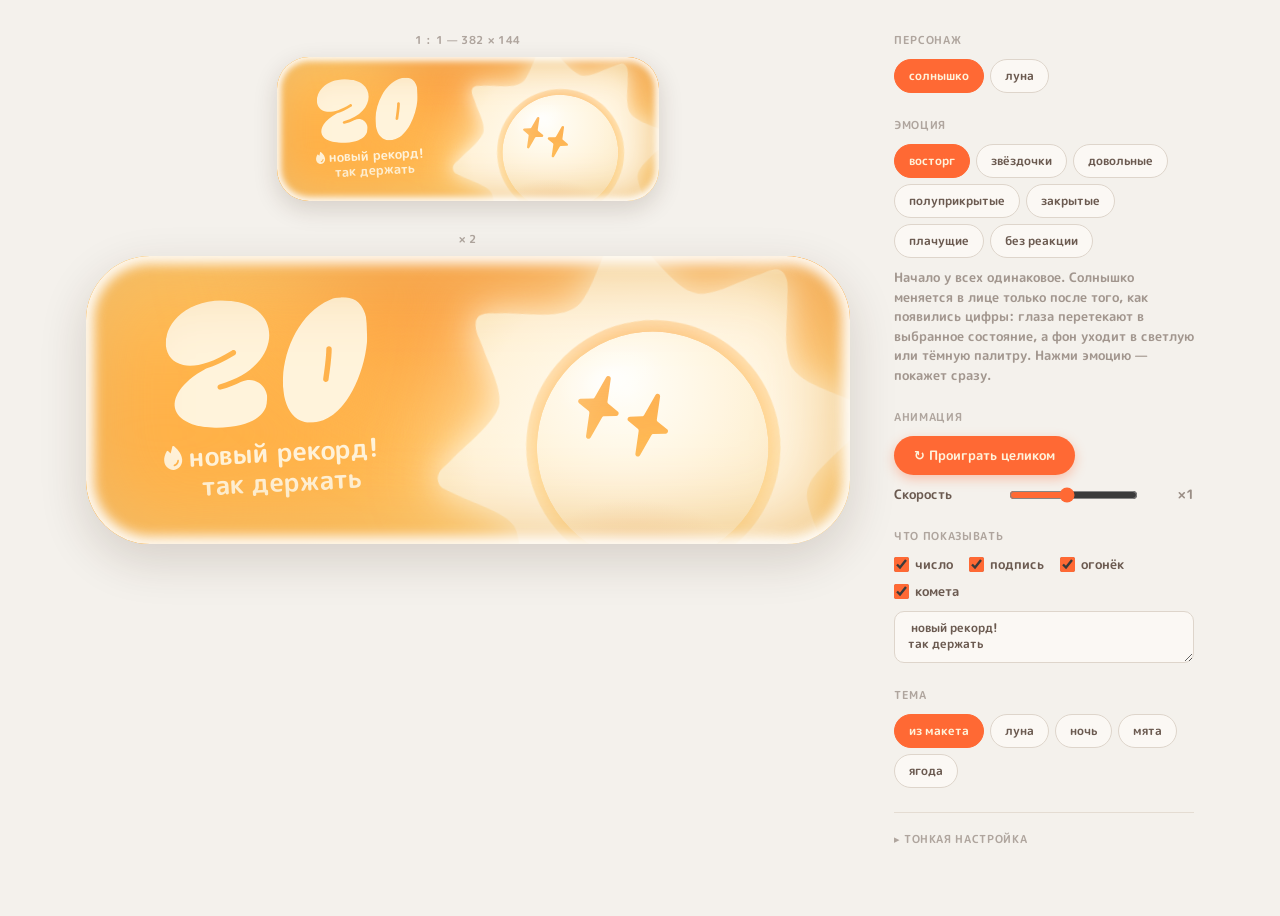
<file: playground.html>
<!doctype html>
<html lang="ru">
<head>
<meta charset="utf-8">
<meta name="viewport" content="width=device-width,initial-scale=1">
<title>MYOR — конструктор баннера</title>
<style>
/* ---------- fonts ---------- */
@font-face{font-family:'Retro Wild';src:url('fonts/RetroWildRegular.ttf') format('truetype');font-weight:400;font-display:block}
@font-face{font-family:'MPLUSRounded1c';src:url('fonts/MPLUSRounded1c-Bold.ttf') format('truetype');font-weight:700;font-display:block}


/* ---------- страница-конструктор (в продакшн не нужна) ---------- */
*{margin:0;padding:0;box-sizing:border-box}
body{min-height:100vh;background:#F4F1EC;color:#6B5A50;
     font-family:'MPLUSRounded1c',system-ui,sans-serif;font-size:13px;
     display:flex;justify-content:center;padding:32px 20px 64px}
.wrap{display:flex;gap:44px;align-items:flex-start;flex-wrap:wrap}
.stagecol{display:flex;flex-direction:column;gap:30px;align-items:center;position:sticky;top:32px}
.cap{font-size:11px;letter-spacing:.06em;text-transform:uppercase;opacity:.5;margin-bottom:8px;text-align:center}
.zoom-box{width:764px;height:288px;position:relative}
.zoom-box .stage{position:absolute;left:0;top:0;transform:scale(2);transform-origin:0 0}

.panel{width:300px;display:flex;flex-direction:column;gap:24px}
h2{font-size:11px;letter-spacing:.06em;text-transform:uppercase;opacity:.5;margin-bottom:10px}
.chips{display:flex;flex-wrap:wrap;gap:6px}
.chips button{font:inherit;font-weight:700;font-size:12px;border:1px solid #DED5CB;
     background:#FBF8F4;color:#6B5A50;border-radius:999px;padding:7px 14px;cursor:pointer}
.chips button[aria-pressed="true"]{background:#FF6934;border-color:#FF6934;color:#FFF3DB}
.row{display:flex;align-items:center;gap:10px;margin-top:10px}
.row label{flex:1;cursor:pointer}
.row input[type=range]{flex:1;accent-color:#FF6934}
.row output{width:46px;text-align:right;font-variant-numeric:tabular-nums;opacity:.65}
.checks{display:flex;flex-wrap:wrap;gap:8px 16px}
.checks label{display:flex;align-items:center;gap:6px;cursor:pointer}
input[type=checkbox]{accent-color:#FF6934;width:15px;height:15px}
.colors{display:grid;grid-template-columns:1fr 1fr;gap:8px 14px}
.colors label{display:flex;align-items:center;gap:8px;cursor:pointer}
input[type=color]{width:30px;height:24px;padding:0;border:1px solid #DED5CB;border-radius:6px;
     background:none;cursor:pointer}
textarea{width:100%;height:52px;resize:vertical;font:inherit;font-size:12px;line-height:1.35;
     border:1px solid #DED5CB;border-radius:10px;padding:8px 10px;background:#FBF8F4;color:inherit}
pre{font-family:ui-monospace,SFMono-Regular,Menlo,Consolas,monospace;font-size:11px;line-height:1.5;
     white-space:pre-wrap;background:#FBF8F4;border:1px solid #DED5CB;border-radius:10px;
     padding:10px 12px;color:#6B5A50;max-height:180px;overflow:auto}
button.act{font:inherit;font-weight:700;border:0;border-radius:999px;padding:10px 20px;cursor:pointer;
     background:#FF6934;color:#FFF3DB;box-shadow:0 4px 12px rgba(255,105,52,.35)}
button.act.ghost{background:#FBF8F4;color:#6B5A50;border:1px solid #DED5CB;box-shadow:none;
     font-weight:400;padding:8px 16px}
button.act:active{transform:translateY(1px)}
.hint{opacity:.6;line-height:1.5;margin-top:10px}
details{border-top:1px solid #E4DCD2;padding-top:18px}
summary{cursor:pointer;font-size:11px;letter-spacing:.06em;text-transform:uppercase;opacity:.5;
     list-style:none;margin-bottom:4px}
summary::-webkit-details-marker{display:none}
summary::before{content:'▸ '}
details[open] summary::before{content:'▾ '}
details .sub{margin-top:18px}
/* =======================================================================
   БАННЕР 382 x 144 — статические стили
   Слои солнышка идут снаружи внутрь: положение -> размер -> желейная
   деформация -> отклик на нажатие -> пульсация цикла. У каждого слоя ровно
   одна анимация, поэтому они не конфликтуют между собой.
   ======================================================================= */
/* Всё, что можно перекрасить, вынесено в переменные. Значения по умолчанию —
   точные цвета макета, поэтому без настройки баннер выглядит как раньше. */
.stage{--bg:#FF9B4E;              /* основа плашки */
       --blob-1:#FF6934;          /* размытые пятна фона */
       --blob-2:#FB2D26;
       --inner-glow:#EA835F;      /* внутренняя подсветка рамки */
       --ink:#FFF3DB;             /* кремовый: цифры, подпись, огонёк, комета */
       --rays-1:#FFF8E9; --rays-2:#FFF3DB; --rays-3:#FDEDCC;   /* градиент лучей */
       --glow-a:255,243,219; --glow-b:255,231,180;   /* свечение: каналы без альфы,
          прозрачность у каждого слоя своя, поэтому цвет хранится числами */
       /* палитры реакции. До неё баннер у всех одинаковый, поэтому это
          отдельный набор, а не подмена основного */
       --up-bg:#FFC25D;   --up-blob-1:#FFB047;   --up-blob-2:#FC9A3B;   --up-inner:#ECB96B;
       --down-bg:#AE7142; --down-blob-1:#A0573D; --down-blob-2:#953E3B; --down-inner:#9F634E;
       --to-bg:var(--bg); --to-blob-1:var(--blob-1);
       --to-blob-2:var(--blob-2); --to-inner:var(--inner-glow);
       --face-1:#FFFEF8; --face-2:#FFF5E0; --face-3:#FCEBC7;   /* градиент лица */
       --radius:32px;
       position:relative;width:382px;height:144px;border-radius:var(--radius);overflow:hidden;
       box-shadow:0 8px 24px 0 rgba(58,29,13,.16);
       background:var(--bg);isolation:isolate;
       cursor:pointer;touch-action:manipulation;-webkit-user-select:none;user-select:none}

/* размытые пятна фона (Ellipse 41 / Ellipse 40 из макета) */
.blob{position:absolute;border-radius:50%;filter:blur(32px)}
.b41{left:-86px;top:32px;width:251px;height:113px;background:var(--blob-1)}
.b40{left:102px;top:-110px;width:322px;height:183px;background:var(--blob-2)}

/* внутренняя подсветка рамки */
.inner{position:absolute;inset:0;border-radius:inherit;pointer-events:none;z-index:9;
       box-shadow:inset 0 0 6px 4px rgba(255,255,255,.9), inset 0 0 46px 0 var(--inner-glow)}

/* ---------- что показывать ---------- */
.stage[data-number="off"] .num,
.stage[data-label="off"] .lbl,
.stage[data-fire="off"] .fire,
.stage[data-comet="off"] .dash{display:none}

/* ---------- комета ---------- */
/* голова кометы лежит в (0,0) системы viewBox, поля подобраны так, чтобы она
   попадала ровно в точку translate; из-за этого transform-origin задан явно */
.dash{position:absolute;left:0;top:0;width:150px;height:110px;margin:-55px 0 0 -100px;
      will-change:transform}
.dash-jelly{position:relative;width:100%;height:100%;transform-origin:100px 55px}
/* голова и хвост — два наложенных слоя: хвост живёт по своей пружине.
   оба поворачиваются вокруг головы, она лежит в 100px 55px от угла рамки */
.dash svg{position:absolute;left:0;top:0;display:block;width:150px;height:110px;
      overflow:visible;transform-origin:100px 55px;
      filter:drop-shadow(0 0 6px rgba(var(--glow-b),.8))}

/* ---------- солнышко ---------- */
.sun-pos{position:absolute;left:177.99px;top:-10px;width:210.939px;height:211.072px;
         transform-origin:50% 50%;will-change:transform}
.sun-size,.sun-jelly,.sun-press,.sun-pulse{width:100%;height:100%;transform-origin:50% 50%}
.sun-pulse{position:relative}
/* svg содержит 22px запаса под свечение, поэтому он больше рамки узла на 8.61% */
/* наклон всей фигуры из макета (Figma 1386:17452) */
.sun-svg{position:absolute;left:-8.6096%;top:-8.6042%;width:117.2193%;height:117.2086%;
         display:block;overflow:visible;transform:rotate(6.24deg);transform-origin:50% 50%}
/* лучи и лицо — отдельные <svg>-слои: Safari не применяет CSS-фильтр к <g>
   внутри svg, поэтому свечение вешаем на слой целиком; лицо остаётся без
   свечения, иначе засветился бы зазор между лицом и лучами */
.sun-rays{filter:drop-shadow(0 0 8.4px rgba(var(--glow-a),.55)) drop-shadow(0 0 22px rgba(var(--glow-b),.25))}
.rays{transform-origin:0 0}
.gaze{transform-origin:0 0}

/* ---------- состояния глаз ---------- */
/* в маске лежат все наборы сразу, показан ровно один.
   без data-eyes и при data-eyes="auto" работает живое состояние:
   прямоугольные глаза, которые моргают и смотрят по сторонам.
   остальные состояния статичные — это позы из макета, им моргание не нужно */
.eyes{display:none;transform-box:fill-box;transform-origin:50% 50%}
.stage .eyes-bar{display:block}
.stage[data-eyes="closed"] .eyes-bar,
.stage[data-eyes="happy"] .eyes-bar,
.stage[data-eyes="stars"] .eyes-bar,
.stage[data-eyes="sad"]   .eyes-bar{display:none}
.stage[data-eyes="closed"] .eyes-closed,
.stage[data-eyes="happy"]  .eyes-happy,
.stage[data-eyes="stars"]  .eyes-stars,
.stage[data-eyes="sad"]    .eyes-sad{display:block}
.stage[data-eyes]:not([data-eyes="auto"]) .eye,
.stage[data-eyes]:not([data-eyes="auto"]) .gaze{animation:none}

/* ---------- позы реакции ----------
   какие позы участвуют в каком настроении и в каком порядке —
   в src/moods.css, его пишет генератор */
/* Ручной выбор позы сильнее реакции — им сверяют кадры с макетом.
   Гаситель должен перебивать дорожки настроений из moods.css, поэтому он
   специфичнее их; а чтобы выбранную позу он не гасил заодно, в правилах ниже
   [data-eyes] продублирован — так они сравниваются с ним на равных и, идя
   следом, побеждают. */
.stage[data-eyes]:not([data-eyes="auto"]) .eyes{display:none;opacity:1;animation:none}
.stage[data-eyes][data-eyes="open"] .eyes-bar,
.stage[data-eyes][data-eyes="half"] .eyes-half,
.stage[data-eyes][data-eyes="closed"] .eyes-closed,
.stage[data-eyes][data-eyes="happy"] .eyes-happy,
.stage[data-eyes][data-eyes="stars"] .eyes-stars,
.stage[data-eyes][data-eyes="wide"] .eyes-wide,
.stage[data-eyes][data-eyes="squint"] .eyes-squint,
.stage[data-eyes][data-eyes="dash"] .eyes-dash,
.stage[data-eyes][data-eyes="gem"] .eyes-gem,
.stage[data-eyes][data-eyes="spark"] .eyes-spark,
.stage[data-eyes][data-eyes="sad"] .eyes-sad,
.stage[data-eyes][data-eyes="sad"] .eyes-tear{display:block;opacity:1}

/* ---------- луна ----------
   второй персонаж в том же слое: летит, растёт и пружинит по тем же дорожкам.
   доли подобраны так, чтобы в финальном кадре фигура встала ровно в 196, 4.175
   размером 167.14 x 207.829 — как в макете */
.moon-svg{position:absolute;left:8.538%;top:6.716%;width:79.24%;height:98.46%;
          display:block;overflow:visible}
.stage[data-char="moon"] .sun-svg{display:none}
.stage:not([data-char="moon"]) .moon-svg,
.stage:not([data-char="moon"]) .star{display:none}

/* звёздочка на ниточке — своя, не часть фигуры: она не летит вместе с луной,
   а появляется на месте, когда луна встала. качается вокруг верха ниточки */
.star{position:absolute;left:196px;top:35px;width:29px;height:45px;opacity:0;z-index:3;
      transform-origin:14.25px 0}
.star svg{display:block;width:100%;height:100%}

/* ---------- текст ---------- */
/* цифры — векторы из макета, у каждой свой наклон */
.num{position:absolute;display:flex;align-items:center;justify-content:center;
     transform-origin:50% 50%;opacity:0;z-index:4}
.num i{display:block;font-style:normal}
.num svg{display:block;width:100%;height:100%}
/* каждая цифра растёт из центра собственной формы — transform-origin 50% 50%
   у .num. Зелёные точки в макете (Figma 1402:16337) помечают именно это;
   как точные координаты их брать нельзя — они в 43 px друг от друга, а центры
   цифр в 55 px, цифры налезли бы друг на друга */
.n2{left:36px;top:19.32px;width:58.759px;height:68.474px}
.n2 i{width:53.259px;height:63.974px;transform:rotate(5.12deg)}
.n0{left:97.28px;top:20.35px;width:45.776px;height:63.676px}
.n0 i{width:43.339px;height:61.998px;transform:rotate(-2.28deg)}

.lbl{position:absolute;left:37.003px;top:88px;width:116.054px;height:35.959px;
     display:flex;align-items:center;justify-content:center;opacity:0;z-index:4}
.lbl i{display:block;font-family:'MPLUSRounded1c',sans-serif;font-style:normal;font-weight:700;
     font-size:13px;line-height:15px;color:var(--ink);text-align:center;width:114.641px;
     white-space:pre-wrap;transform:rotate(-3deg)}
/* иконка огня перед первой строкой подписи */
.fire{position:absolute;left:34px;top:94px;width:17px;height:17px;opacity:0;z-index:5}
.fire svg{display:block;width:100%;height:100%}

/* ---- солнышко: возврат снизу по траектории из макета, пауза, уход вправо ---- */
@keyframes sunPath{
  0.0%{transform:translate(24.36px,156.04px);opacity:0.00}
  14.583%{transform:translate(24.36px,156.04px);opacity:0.00}
  15.0%{transform:translate(21.18px,156.99px);opacity:1.00}
  15.417%{transform:translate(-1.40px,161.02px);opacity:1.00}
  15.833%{transform:translate(-24.32px,160.38px);opacity:1.00}
  16.25%{transform:translate(-46.53px,154.71px);opacity:1.00}
  16.667%{transform:translate(-66.02px,144.28px);opacity:1.00}
  17.083%{transform:translate(-81.18px,130.59px);opacity:1.00}
  17.5%{transform:translate(-92.01px,115.19px);opacity:1.00}
  17.917%{transform:translate(-99.13px,99.44px);opacity:1.00}
  18.333%{transform:translate(-103.72px,84.32px);opacity:1.00}
  18.75%{transform:translate(-106.01px,70.12px);opacity:1.00}
  19.167%{transform:translate(-106.08px,57.09px);opacity:1.00}
  19.583%{transform:translate(-104.15px,45.51px);opacity:1.00}
  20.0%{transform:translate(-100.98px,35.47px);opacity:1.00}
  20.417%{transform:translate(-98.13px,26.53px);opacity:1.00}
  20.833%{transform:translate(-95.83px,18.56px);opacity:1.00}
  21.25%{transform:translate(-94.19px,11.48px);opacity:1.00}
  22.083%{transform:translate(-92.84px,-0.19px);opacity:1.00}
  22.917%{transform:translate(-92.66px,-8.67px);opacity:1.00}
  23.75%{transform:translate(-92.65px,-14.41px);opacity:1.00}
  24.583%{transform:translate(-92.66px,-17.95px);opacity:1.00}
  25.833%{transform:translate(-92.66px,-20.29px);opacity:1.00}
  72.083%{transform:translate(-92.27px,-20.73px);opacity:1.00}
  75.0%{transform:translate(-89.72px,-21.17px);opacity:1.00}
  77.083%{transform:translate(-85.09px,-22.01px);opacity:1.00}
  79.167%{transform:translate(-77.31px,-23.40px);opacity:1.00}
  80.833%{transform:translate(-68.42px,-24.88px);opacity:1.00}
  82.5%{transform:translate(-56.18px,-26.47px);opacity:1.00}
  84.167%{transform:translate(-40.36px,-27.78px);opacity:1.00}
  85.417%{transform:translate(-26.68px,-27.52px);opacity:1.00}
  86.667%{transform:translate(-15.31px,-24.36px);opacity:1.00}
  87.917%{transform:translate(-6.51px,-19.81px);opacity:1.00}
  89.583%{transform:translate(1.91px,-13.99px);opacity:1.00}
  90.833%{transform:translate(5.97px,-9.91px);opacity:1.00}
  91.667%{transform:translate(6.19px,-6.89px);opacity:1.00}
  93.333%{transform:translate(3.45px,-3.26px);opacity:1.00}
  96.25%{transform:translate(0.52px,-0.65px);opacity:1.00}
  100.0%{transform:translate(0.00px,-0.00px);opacity:1.00}
}

@keyframes sunSize{
  0.0%{transform:scale(0.1233)}
  14.583%{transform:scale(0.1233)}
  15.0%{transform:scale(0.1233)}
  15.417%{transform:scale(0.1233)}
  15.833%{transform:scale(0.1233)}
  16.25%{transform:scale(0.1233)}
  16.667%{transform:scale(0.1233)}
  17.083%{transform:scale(0.1233)}
  17.5%{transform:scale(0.1233)}
  17.917%{transform:scale(0.1234)}
  18.333%{transform:scale(0.1303)}
  18.75%{transform:scale(0.1573)}
  19.167%{transform:scale(0.2109)}
  19.583%{transform:scale(0.2918)}
  20.0%{transform:scale(0.3836)}
  20.417%{transform:scale(0.4442)}
  20.833%{transform:scale(0.4812)}
  21.25%{transform:scale(0.5032)}
  22.083%{transform:scale(0.5226)}
  22.917%{transform:scale(0.5279)}
  23.75%{transform:scale(0.5291)}
  24.583%{transform:scale(0.5292)}
  25.833%{transform:scale(0.5293)}
  72.083%{transform:scale(0.5306)}
  75.0%{transform:scale(0.5395)}
  77.083%{transform:scale(0.5551)}
  79.167%{transform:scale(0.5814)}
  80.833%{transform:scale(0.6126)}
  82.5%{transform:scale(0.6605)}
  84.167%{transform:scale(0.7369)}
  85.417%{transform:scale(0.8127)}
  86.667%{transform:scale(0.8833)}
  87.917%{transform:scale(0.9447)}
  89.583%{transform:scale(1.0065)}
  90.833%{transform:scale(1.0366)}
  91.667%{transform:scale(1.0393)}
  93.333%{transform:scale(1.0222)}
  96.25%{transform:scale(1.0033)}
  100.0%{transform:scale(1.0000)}
}

/* ---- желе: растяжение выведено из мгновенной скорости по траектории ---- */
@keyframes sunJelly{
  0.0%{transform:rotate(0.0deg) scale(1.0000,1.0000) rotate(-0.0deg) scale(1.0000,1.0000)}
  10.938%{transform:rotate(0.0deg) scale(1.0000,1.0000) rotate(-0.0deg) scale(1.0000,1.0000)}
  11.25%{transform:rotate(167.4deg) scale(1.1700,0.8300) rotate(-167.4deg) scale(1.0000,1.0000)}
  11.562%{transform:rotate(173.3deg) scale(1.1700,0.8300) rotate(-173.3deg) scale(1.0000,1.0000)}
  11.875%{transform:rotate(-174.8deg) scale(1.1700,0.8300) rotate(174.8deg) scale(1.0000,1.0000)}
  13.125%{transform:rotate(-122.5deg) scale(1.1700,0.8300) rotate(122.5deg) scale(1.0000,1.0000)}
  13.438%{transform:rotate(-112.7deg) scale(1.1700,0.8300) rotate(112.7deg) scale(1.0000,1.0000)}
  14.375%{transform:rotate(-88.1deg) scale(1.1700,0.8300) rotate(88.1deg) scale(1.0000,1.0000)}
  14.688%{transform:rotate(-78.6deg) scale(1.1700,0.8300) rotate(78.6deg) scale(1.0000,1.0000)}
  15.0%{transform:rotate(-72.8deg) scale(1.1700,0.8300) rotate(72.8deg) scale(1.0000,1.0000)}
  15.313%{transform:rotate(-72.7deg) scale(1.1700,0.8300) rotate(72.7deg) scale(1.0000,1.0000)}
  15.938%{transform:rotate(-77.8deg) scale(1.1700,0.8300) rotate(77.8deg) scale(1.0000,1.0000)}
  16.563%{transform:rotate(-86.0deg) scale(1.1374,0.8626) rotate(86.0deg) scale(1.0000,1.0000)}
  17.188%{transform:rotate(-89.4deg) scale(1.0974,0.9026) rotate(89.4deg) scale(1.0000,1.0000)}
  18.75%{transform:rotate(-90.1deg) scale(1.0275,0.9725) rotate(90.1deg) scale(1.0000,1.0000)}
  20.313%{transform:rotate(-90.0deg) scale(1.0006,0.9994) rotate(90.0deg) scale(1.0000,1.0000)}
  20.625%{transform:rotate(-90.0deg) scale(1.0000,1.0000) rotate(90.0deg) scale(1.1538,0.8462)}
  21.25%{transform:rotate(-90.0deg) scale(1.0000,1.0000) rotate(90.0deg) scale(1.0945,0.9055)}
  22.188%{transform:rotate(-90.0deg) scale(1.0000,1.0000) rotate(90.0deg) scale(0.9852,1.0148)}
  22.812%{transform:rotate(-90.0deg) scale(1.0000,1.0000) rotate(90.0deg) scale(0.9401,1.0599)}
  23.438%{transform:rotate(-90.0deg) scale(1.0000,1.0000) rotate(90.0deg) scale(0.9296,1.0704)}
  24.375%{transform:rotate(-90.0deg) scale(1.0000,1.0000) rotate(90.0deg) scale(0.9624,1.0376)}
  25.625%{transform:rotate(-90.0deg) scale(1.0000,1.0000) rotate(90.0deg) scale(1.0194,0.9806)}
  26.563%{transform:rotate(-90.0deg) scale(1.0000,1.0000) rotate(90.0deg) scale(1.0298,0.9702)}
  29.375%{transform:rotate(-90.0deg) scale(1.0000,1.0000) rotate(90.0deg) scale(0.9871,1.0129)}
  32.5%{transform:rotate(-90.0deg) scale(1.0000,1.0000) rotate(90.0deg) scale(1.0055,0.9945)}
  53.75%{transform:rotate(-90.0deg) scale(1.0019,0.9981) rotate(90.0deg) scale(1.0000,1.0000)}
  54.062%{transform:rotate(-9.2deg) scale(1.0038,0.9962) rotate(9.2deg) scale(1.0000,1.0000)}
  59.063%{transform:rotate(-10.2deg) scale(1.0416,0.9584) rotate(10.2deg) scale(1.0000,1.0000)}
  61.562%{transform:rotate(-7.6deg) scale(1.0792,0.9208) rotate(7.6deg) scale(1.0000,1.0000)}
  63.438%{transform:rotate(-3.3deg) scale(1.1153,0.8847) rotate(3.3deg) scale(1.0000,1.0000)}
  64.062%{transform:rotate(2.1deg) scale(1.1167,0.8833) rotate(-2.1deg) scale(1.0000,1.0000)}
  65.312%{transform:rotate(22.4deg) scale(1.0960,0.9040) rotate(-22.4deg) scale(1.0000,1.0000)}
  66.562%{transform:rotate(32.4deg) scale(1.0759,0.9241) rotate(-32.4deg) scale(1.0000,1.0000)}
  67.812%{transform:rotate(41.5deg) scale(1.0545,0.9455) rotate(-41.5deg) scale(1.0000,1.0000)}
  68.125%{transform:rotate(45.8deg) scale(1.0492,0.9508) rotate(-45.8deg) scale(1.0000,1.0000)}
  68.438%{transform:rotate(57.4deg) scale(1.0439,0.9561) rotate(-57.4deg) scale(1.0000,1.0000)}
  69.062%{transform:rotate(103.4deg) scale(1.0369,0.9631) rotate(-103.4deg) scale(1.0000,1.0000)}
  69.375%{transform:rotate(118.9deg) scale(1.0342,0.9658) rotate(-118.9deg) scale(1.0000,1.0000)}
  69.688%{transform:rotate(127.8deg) scale(1.0306,0.9694) rotate(-127.8deg) scale(1.0000,1.0000)}
  70.0%{transform:rotate(133.1deg) scale(1.0272,0.9728) rotate(-133.1deg) scale(1.0000,1.0000)}
  70.625%{transform:rotate(137.9deg) scale(1.0211,0.9789) rotate(-137.9deg) scale(1.0000,1.0000)}
  71.562%{transform:rotate(139.0deg) scale(1.0133,0.9867) rotate(-139.0deg) scale(1.0000,1.0000)}
  72.812%{transform:rotate(133.3deg) scale(1.0060,0.9940) rotate(-133.3deg) scale(1.0000,1.0000)}
  73.437%{transform:rotate(127.5deg) scale(1.0035,0.9965) rotate(-127.5deg) scale(1.0000,1.0000)}
  75.312%{transform:rotate(127.5deg) scale(1.0000,1.0000) rotate(-127.5deg) scale(1.0000,1.0000)}
  75.625%{transform:rotate(127.5deg) scale(1.0000,1.0000) rotate(-127.5deg) scale(1.1068,0.8932)}
  77.5%{transform:rotate(127.5deg) scale(1.0000,1.0000) rotate(-127.5deg) scale(0.9663,1.0337)}
  78.438%{transform:rotate(127.5deg) scale(1.0000,1.0000) rotate(-127.5deg) scale(0.9501,1.0499)}
  80.938%{transform:rotate(127.5deg) scale(1.0000,1.0000) rotate(-127.5deg) scale(1.0199,0.9801)}
  82.813%{transform:rotate(127.5deg) scale(1.0000,1.0000) rotate(-127.5deg) scale(1.0044,0.9956)}
  85.0%{transform:rotate(127.5deg) scale(1.0000,1.0000) rotate(-127.5deg) scale(0.9924,1.0076)}
  88.438%{transform:rotate(127.5deg) scale(1.0000,1.0000) rotate(-127.5deg) scale(1.0000,1.0000)}
  100.0%{transform:rotate(127.5deg) scale(1.0000,1.0000) rotate(-127.5deg) scale(1.0000,1.0000)}
}

/* ---- комета: тот же путь до подмены солнышком (подмена вне кадра) ---- */
@keyframes dashFly{
  0.0%{transform:translate(-53.0px,121.8px);opacity:0.0}
  2.0%{transform:translate(-40.1px,118.7px);opacity:0.002}
  3.333%{transform:translate(-31.5px,116.7px);opacity:0.045}
  4.667%{transform:translate(-22.9px,114.6px);opacity:0.135}
  6.667%{transform:translate(-10.0px,111.5px);opacity:0.327}
  10.667%{transform:translate(15.6px,105.4px);opacity:0.767}
  11.333%{transform:translate(19.8px,104.4px);opacity:0.829}
  12.667%{transform:translate(26.4px,98.7px);opacity:0.929}
  14.0%{transform:translate(33.1px,93.2px);opacity:0.989}
  17.333%{transform:translate(51.1px,81.5px);opacity:1.0}
  21.333%{transform:translate(73.8px,70.5px);opacity:1.0}
  25.333%{transform:translate(97.0px,62.3px);opacity:1.0}
  30.0%{transform:translate(123.8px,55.7px);opacity:1.0}
  35.333%{transform:translate(153.7px,51.2px);opacity:1.0}
  41.333%{transform:translate(186.2px,49.1px);opacity:1.0}
  48.667%{transform:translate(225.2px,49.7px);opacity:1.0}
  54.667%{transform:translate(257.6px,52.6px);opacity:1.0}
  60.0%{transform:translate(287.3px,57.8px);opacity:1.0}
  64.0%{transform:translate(310.0px,64.1px);opacity:1.0}
  67.333%{transform:translate(328.9px,71.7px);opacity:1.0}
  70.667%{transform:translate(347.0px,82.0px);opacity:1.0}
  72.667%{transform:translate(357.0px,89.7px);opacity:0.993}
  74.0%{transform:translate(363.2px,95.7px);opacity:0.939}
  76.0%{transform:translate(371.3px,105.7px);opacity:0.783}
  78.0%{transform:translate(377.6px,117.1px);opacity:0.58}
  80.0%{transform:translate(381.9px,129.4px);opacity:0.375}
  82.0%{transform:translate(384.1px,142.5px);opacity:0.217}
  83.333%{transform:translate(384.4px,151.8px);opacity:0.164}
  85.333%{transform:translate(383.1px,166.8px);opacity:0.16}
  87.333%{transform:translate(379.4px,182.4px);opacity:0.16}
  89.333%{transform:translate(373.3px,197.7px);opacity:0.16}
  91.333%{transform:translate(364.9px,211.8px);opacity:0.16}
  93.333%{transform:translate(354.3px,224.4px);opacity:0.16}
  95.333%{transform:translate(341.9px,235.2px);opacity:0.16}
  97.333%{transform:translate(328.0px,244.0px);opacity:0.16}
  99.333%{transform:translate(313.0px,250.8px);opacity:0.16}
  100.0%{transform:translate(307.8px,252.6px);opacity:0.16}
}

/* ---- желе кометы: форма догоняет движение пружиной, хвост — тело ---- */
@keyframes dashJelly{
  0.0%{transform:rotate(-13.48deg) scale(1.0000,1.0000)}
  2.46%{transform:rotate(-13.48deg) scale(1.0204,0.9796)}
  7.487%{transform:rotate(-13.77deg) scale(1.1135,0.8865)}
  8.663%{transform:rotate(-15.93deg) scale(1.1336,0.8664)}
  9.947%{transform:rotate(-20.51deg) scale(1.1520,0.8480)}
  11.872%{transform:rotate(-28.36deg) scale(1.1720,0.8280)}
  13.369%{transform:rotate(-33.17deg) scale(1.1820,0.8180)}
  14.332%{transform:rotate(-34.42deg) scale(1.1865,0.8135)}
  15.401%{transform:rotate(-33.85deg) scale(1.1902,0.8098)}
  19.679%{transform:rotate(-25.34deg) scale(1.1946,0.8054)}
  22.888%{transform:rotate(-20.18deg) scale(1.1900,0.8100)}
  26.096%{transform:rotate(-15.80deg) scale(1.1832,0.8168)}
  29.519%{transform:rotate(-11.79deg) scale(1.1763,0.8237)}
  33.583%{transform:rotate(-7.72deg) scale(1.1698,0.8302)}
  39.037%{transform:rotate(-3.15deg) scale(1.1637,0.8363)}
  50.909%{transform:rotate(4.53deg) scale(1.1582,0.8418)}
  56.684%{transform:rotate(9.37deg) scale(1.1579,0.8421)}
  61.925%{transform:rotate(15.68deg) scale(1.1579,0.8421)}
  66.31%{transform:rotate(23.45deg) scale(1.1567,0.8433)}
  69.947%{transform:rotate(32.73deg) scale(1.1533,0.8467)}
  73.476%{transform:rotate(45.17deg) scale(1.1467,0.8533)}
  79.679%{transform:rotate(74.07deg) scale(1.1340,0.8660)}
  82.246%{transform:rotate(86.27deg) scale(1.1348,0.8652)}
  84.92%{transform:rotate(97.78deg) scale(1.1410,0.8590)}
  93.583%{transform:rotate(135.51deg) scale(1.1719,0.8281)}
  96.364%{transform:rotate(147.24deg) scale(1.1798,0.8202)}
  98.075%{transform:rotate(152.40deg) scale(1.1847,0.8153)}
  98.93%{transform:rotate(153.81deg) scale(1.1873,0.8127)}
  100.0%{transform:rotate(154.92deg) scale(1.1908,0.8092)}
}

@keyframes dashJellyTail{
  0.0%{transform:rotate(0.00deg) scale(1.0000,1.0000)}
  2.46%{transform:rotate(-0.00deg) scale(1.0071,0.9964)}
  7.487%{transform:rotate(0.28deg) scale(1.0397,0.9801)}
  8.663%{transform:rotate(2.43deg) scale(1.0468,0.9766)}
  9.947%{transform:rotate(6.95deg) scale(1.0532,0.9734)}
  11.872%{transform:rotate(14.37deg) scale(1.0602,0.9699)}
  13.369%{transform:rotate(18.42deg) scale(1.0637,0.9681)}
  14.332%{transform:rotate(18.97deg) scale(1.0653,0.9674)}
  15.401%{transform:rotate(17.45deg) scale(1.0666,0.9667)}
  19.679%{transform:rotate(4.56deg) scale(1.0681,0.9660)}
  22.888%{transform:rotate(-3.00deg) scale(1.0665,0.9668)}
  26.096%{transform:rotate(-8.32deg) scale(1.0641,0.9679)}
  29.519%{transform:rotate(-11.72deg) scale(1.0617,0.9691)}
  33.583%{transform:rotate(-13.29deg) scale(1.0594,0.9703)}
  39.037%{transform:rotate(-12.69deg) scale(1.0573,0.9713)}
  50.909%{transform:rotate(-8.30deg) scale(1.0554,0.9723)}
  56.684%{transform:rotate(-8.31deg) scale(1.0553,0.9724)}
  61.925%{transform:rotate(-10.44deg) scale(1.0553,0.9724)}
  66.31%{transform:rotate(-14.27deg) scale(1.0548,0.9726)}
  69.947%{transform:rotate(-19.49deg) scale(1.0537,0.9732)}
  73.476%{transform:rotate(-26.83deg) scale(1.0513,0.9743)}
  79.679%{transform:rotate(-42.21deg) scale(1.0469,0.9766)}
  82.246%{transform:rotate(-46.71deg) scale(1.0472,0.9764)}
  84.92%{transform:rotate(-48.94deg) scale(1.0494,0.9753)}
  93.583%{transform:rotate(-51.12deg) scale(1.0602,0.9699)}
  96.364%{transform:rotate(-50.47deg) scale(1.0629,0.9685)}
  98.075%{transform:rotate(-47.93deg) scale(1.0646,0.9677)}
  98.93%{transform:rotate(-45.52deg) scale(1.0656,0.9672)}
  100.0%{transform:rotate(-41.90deg) scale(1.0668,0.9666)}
}

/* ---- цикл: пульсация и медленное «дыхание» желе ---- */
@keyframes jellyIdle{
  0.0%{transform:scale(1.0000,1.0000)}
  28.0%{transform:scale(1.0220,0.9780)}
  55.0%{transform:scale(0.9840,1.0160)}
  80.0%{transform:scale(1.0100,0.9900)}
  100.0%{transform:scale(1.0000,1.0000)}
}

@keyframes sunPulse{
  0.0%{transform:translate(0px,0px) scale(1.0)}
  45.0%{transform:translate(6px,-3px) scale(0.952)}
  100.0%{transform:translate(0px,0px) scale(1.0)}
}

/* ---- отклик на нажатие ---- */
@keyframes sunPress{
  0.0%{transform:scale(1.0000,1.0000)}
  11.486%{transform:scale(1.1700,0.8550)}
  16.404%{transform:scale(1.0630,0.9370)}
  21.321%{transform:scale(0.9919,1.0081)}
  26.239%{transform:scale(0.9489,1.0511)}
  31.156%{transform:scale(0.9495,1.0505)}
  36.074%{transform:scale(0.9788,1.0212)}
  40.991%{transform:scale(1.0107,0.9893)}
  45.908%{transform:scale(1.0259,0.9741)}
  50.826%{transform:scale(1.0212,0.9788)}
  55.743%{transform:scale(1.0059,0.9941)}
  60.661%{transform:scale(0.9922,1.0078)}
  65.578%{transform:scale(0.9875,1.0125)}
  70.495%{transform:scale(0.9916,1.0084)}
  75.413%{transform:scale(0.9991,1.0009)}
  80.33%{transform:scale(1.0047,0.9953)}
  85.248%{transform:scale(1.0057,0.9943)}
  90.165%{transform:scale(1.0031,0.9969)}
  95.083%{transform:scale(0.9996,1.0004)}
  100.0%{transform:scale(1.0000,1.0000)}
}

/* ---- взгляд и моргание ---- */
@keyframes gazeIntro{
  0.0%{transform:translateX(0px);animation-timing-function:cubic-bezier(.34,1.24,.44,1)}
  6.931%{transform:translateX(0px);animation-timing-function:cubic-bezier(.34,1.24,.44,1)}
  12.871%{transform:translateX(-9px);animation-timing-function:cubic-bezier(.34,1.24,.44,1)}
  20.792%{transform:translateX(-9px);animation-timing-function:cubic-bezier(.34,1.24,.44,1)}
  26.733%{transform:translateX(-9px);animation-timing-function:cubic-bezier(.34,1.24,.44,1)}
  32.673%{transform:translateX(9px);animation-timing-function:cubic-bezier(.34,1.24,.44,1)}
  40.594%{transform:translateX(9px);animation-timing-function:cubic-bezier(.34,1.24,.44,1)}
  46.535%{transform:translateX(9px);animation-timing-function:cubic-bezier(.34,1.24,.44,1)}
  52.475%{transform:translateX(0px);animation-timing-function:cubic-bezier(.34,1.24,.44,1)}
  100.0%{transform:translateX(0px);animation-timing-function:cubic-bezier(.34,1.24,.44,1)}
}

@keyframes gazeLoop{
  0.0%{transform:translateX(0px);animation-timing-function:cubic-bezier(.34,1.24,.44,1)}
  10.227%{transform:translateX(0px);animation-timing-function:cubic-bezier(.34,1.24,.44,1)}
  19.318%{transform:translateX(9px);animation-timing-function:cubic-bezier(.34,1.24,.44,1)}
  39.773%{transform:translateX(9px);animation-timing-function:cubic-bezier(.34,1.24,.44,1)}
  48.864%{transform:translateX(0px);animation-timing-function:cubic-bezier(.34,1.24,.44,1)}
  57.955%{transform:translateX(0px);animation-timing-function:cubic-bezier(.34,1.24,.44,1)}
  67.045%{transform:translateX(-9px);animation-timing-function:cubic-bezier(.34,1.24,.44,1)}
  84.091%{transform:translateX(-9px);animation-timing-function:cubic-bezier(.34,1.24,.44,1)}
  93.182%{transform:translateX(0px);animation-timing-function:cubic-bezier(.34,1.24,.44,1)}
  100.0%{transform:translateX(0px);animation-timing-function:cubic-bezier(.34,1.24,.44,1)}
}

@keyframes blinkIntro{
  0.0%{height:36px;y:-18px;animation-timing-function:cubic-bezier(.4,0,.5,1)}
  19.307%{height:36px;y:-18px;animation-timing-function:cubic-bezier(.4,0,.5,1)}
  20.792%{height:13px;y:-6.5px;animation-timing-function:cubic-bezier(.4,0,.5,1)}
  22.277%{height:36px;y:-18px;animation-timing-function:cubic-bezier(.4,0,.5,1)}
  39.109%{height:36px;y:-18px;animation-timing-function:cubic-bezier(.4,0,.5,1)}
  40.594%{height:13px;y:-6.5px;animation-timing-function:cubic-bezier(.4,0,.5,1)}
  42.079%{height:36px;y:-18px;animation-timing-function:cubic-bezier(.4,0,.5,1)}
  50.396%{height:36px;y:-18px;animation-timing-function:cubic-bezier(.4,0,.5,1)}
  51.881%{height:13px;y:-6.5px;animation-timing-function:cubic-bezier(.4,0,.5,1)}
  53.366%{height:36px;y:-18px;animation-timing-function:cubic-bezier(.4,0,.5,1)}
  62.871%{height:36px;y:-18px;animation-timing-function:cubic-bezier(.4,0,.5,1)}
  64.356%{height:13px;y:-6.5px;animation-timing-function:cubic-bezier(.4,0,.5,1)}
  65.842%{height:36px;y:-18px;animation-timing-function:cubic-bezier(.4,0,.5,1)}
  76.733%{height:36px;y:-18px;animation-timing-function:cubic-bezier(.4,0,.5,1)}
  78.218%{height:13px;y:-6.5px;animation-timing-function:cubic-bezier(.4,0,.5,1)}
  79.703%{height:36px;y:-18px;animation-timing-function:cubic-bezier(.4,0,.5,1)}
  88.614%{height:36px;y:-18px;animation-timing-function:cubic-bezier(.4,0,.5,1)}
  90.099%{height:13px;y:-6.5px;animation-timing-function:cubic-bezier(.4,0,.5,1)}
  91.584%{height:36px;y:-18px;animation-timing-function:cubic-bezier(.4,0,.5,1)}
  100.0%{height:36px;y:-18px;animation-timing-function:cubic-bezier(.4,0,.5,1)}
}

@keyframes blinkLoop{
  0.0%{height:36px;y:-18px;animation-timing-function:cubic-bezier(.4,0,.5,1)}
  7.386%{height:36px;y:-18px;animation-timing-function:cubic-bezier(.4,0,.5,1)}
  9.091%{height:13px;y:-6.5px;animation-timing-function:cubic-bezier(.4,0,.5,1)}
  10.795%{height:36px;y:-18px;animation-timing-function:cubic-bezier(.4,0,.5,1)}
  39.205%{height:36px;y:-18px;animation-timing-function:cubic-bezier(.4,0,.5,1)}
  40.909%{height:13px;y:-6.5px;animation-timing-function:cubic-bezier(.4,0,.5,1)}
  42.614%{height:36px;y:-18px;animation-timing-function:cubic-bezier(.4,0,.5,1)}
  56.25%{height:36px;y:-18px;animation-timing-function:cubic-bezier(.4,0,.5,1)}
  57.955%{height:13px;y:-6.5px;animation-timing-function:cubic-bezier(.4,0,.5,1)}
  59.659%{height:36px;y:-18px;animation-timing-function:cubic-bezier(.4,0,.5,1)}
  82.841%{height:36px;y:-18px;animation-timing-function:cubic-bezier(.4,0,.5,1)}
  84.545%{height:13px;y:-6.5px;animation-timing-function:cubic-bezier(.4,0,.5,1)}
  86.25%{height:36px;y:-18px;animation-timing-function:cubic-bezier(.4,0,.5,1)}
  100.0%{height:36px;y:-18px;animation-timing-function:cubic-bezier(.4,0,.5,1)}
}

/* ---- реакция: позы глаз сменяются через моргание ---- */
@keyframes sparkBar{
  0.0%{opacity:1;transform:scaleY(1.000)}
  19.091%{opacity:1;transform:scaleY(1.000)}
  50.0%{opacity:1;transform:scaleY(0.140)}
  51.455%{opacity:0;transform:scaleY(0.140)}
  100.0%{opacity:0;transform:scaleY(0.140)}
}

@keyframes sparkSpark{
  0.0%{opacity:0;transform:scaleY(0.140)}
  48.545%{opacity:0;transform:scaleY(0.140)}
  50.0%{opacity:1;transform:scaleY(0.140)}
  80.909%{opacity:1;transform:scaleY(1.000)}
  100.0%{opacity:1;transform:scaleY(1.000)}
}

@keyframes starsBar{
  0.0%{opacity:1;transform:scaleY(1.000)}
  19.091%{opacity:1;transform:scaleY(1.000)}
  50.0%{opacity:1;transform:scaleY(0.140)}
  51.455%{opacity:0;transform:scaleY(0.140)}
  100.0%{opacity:0;transform:scaleY(0.140)}
}

@keyframes starsStars{
  0.0%{opacity:0;transform:scaleY(0.140)}
  48.545%{opacity:0;transform:scaleY(0.140)}
  50.0%{opacity:1;transform:scaleY(0.140)}
  80.909%{opacity:1;transform:scaleY(1.000)}
  100.0%{opacity:1;transform:scaleY(1.000)}
}

@keyframes happyBar{
  0.0%{opacity:1;transform:scaleY(1.000)}
  19.091%{opacity:1;transform:scaleY(1.000)}
  50.0%{opacity:1;transform:scaleY(0.140)}
  51.455%{opacity:0;transform:scaleY(0.140)}
  100.0%{opacity:0;transform:scaleY(0.140)}
}

@keyframes happyHappy{
  0.0%{opacity:0;transform:scaleY(0.140)}
  48.545%{opacity:0;transform:scaleY(0.140)}
  50.0%{opacity:1;transform:scaleY(0.140)}
  80.909%{opacity:1;transform:scaleY(1.000)}
  100.0%{opacity:1;transform:scaleY(1.000)}
}

@keyframes halfBar{
  0.0%{opacity:1;transform:scaleY(1.000)}
  19.091%{opacity:1;transform:scaleY(1.000)}
  50.0%{opacity:1;transform:scaleY(0.140)}
  51.455%{opacity:0;transform:scaleY(0.140)}
  100.0%{opacity:0;transform:scaleY(0.140)}
}

@keyframes halfHalf{
  0.0%{opacity:0;transform:scaleY(0.140)}
  48.545%{opacity:0;transform:scaleY(0.140)}
  50.0%{opacity:1;transform:scaleY(0.140)}
  80.909%{opacity:1;transform:scaleY(1.000)}
  100.0%{opacity:1;transform:scaleY(1.000)}
}

@keyframes closedBar{
  0.0%{opacity:1;transform:scaleY(1.000)}
  19.091%{opacity:1;transform:scaleY(1.000)}
  50.0%{opacity:1;transform:scaleY(0.140)}
  51.455%{opacity:0;transform:scaleY(0.140)}
  100.0%{opacity:0;transform:scaleY(0.140)}
}

@keyframes closedClosed{
  0.0%{opacity:0;transform:scaleY(0.140)}
  48.545%{opacity:0;transform:scaleY(0.140)}
  50.0%{opacity:1;transform:scaleY(0.140)}
  80.909%{opacity:1;transform:scaleY(1.000)}
  100.0%{opacity:1;transform:scaleY(1.000)}
}

@keyframes sadBar{
  0.0%{opacity:1;transform:scaleY(1.000)}
  19.091%{opacity:1;transform:scaleY(1.000)}
  50.0%{opacity:1;transform:scaleY(0.140)}
  51.455%{opacity:0;transform:scaleY(0.140)}
  100.0%{opacity:0;transform:scaleY(0.140)}
}

@keyframes sadSad{
  0.0%{opacity:0;transform:scaleY(0.140)}
  48.545%{opacity:0;transform:scaleY(0.140)}
  50.0%{opacity:1;transform:scaleY(0.140)}
  80.909%{opacity:1;transform:scaleY(1.000)}
  100.0%{opacity:1;transform:scaleY(1.000)}
}

@keyframes sadTear{
  0.0%{opacity:0;transform:scaleY(0.140)}
  76.545%{opacity:0;transform:scaleY(0.140)}
  78.0%{opacity:1;transform:scaleY(0.140)}
  100.0%{opacity:1;transform:scaleY(1.000)}
}

/* ---- реакция: фон уходит в палитру настроения ---- */
@keyframes bgTo{to{background:var(--to-bg)}}

@keyframes blob1To{to{background:var(--to-blob-1)}}

@keyframes blob2To{to{background:var(--to-blob-2)}}

@keyframes innerTo{to{box-shadow:inset 0 0 6px 4px rgba(255,255,255,.9), inset 0 0 46px 0 var(--to-inner)}}

/* ---- свечение и вращение лучей ---- */
@keyframes glowIn{from{filter:drop-shadow(0 0 8.4px rgba(var(--glow-a),.55)) drop-shadow(0 0 22px rgba(var(--glow-b),.25))}to{filter:drop-shadow(0 0 8.4px rgba(var(--glow-a),1)) drop-shadow(0 0 22px rgba(var(--glow-b),1))}}

@keyframes glowBreath{0%{filter:drop-shadow(0 0 8.4px rgba(var(--glow-a),1)) drop-shadow(0 0 22px rgba(var(--glow-b),1))}45%{filter:drop-shadow(0 0 11px rgba(var(--glow-a),1)) drop-shadow(0 0 30px rgba(var(--glow-b),1))}100%{filter:drop-shadow(0 0 8.4px rgba(var(--glow-a),1)) drop-shadow(0 0 22px rgba(var(--glow-b),1))}}

@keyframes rayspin{from{transform:rotate(0)}to{transform:rotate(360deg)}}

/* ---- текст: цифра вырастает на месте с желейным перелётом ---- */
@keyframes digitIn{
  0.0%{transform:scale(0.0637,0.0763);opacity:0.0}
  1.667%{transform:scale(0.0878,0.1052);opacity:0.014}
  3.333%{transform:scale(0.1306,0.1565);opacity:0.053}
  5.0%{transform:scale(0.1873,0.2243);opacity:0.112}
  6.667%{transform:scale(0.2534,0.3036);opacity:0.189}
  8.333%{transform:scale(0.3253,0.3897);opacity:0.278}
  10.0%{transform:scale(0.3998,0.4789);opacity:0.376}
  11.667%{transform:scale(0.4743,0.5681);opacity:0.479}
  13.333%{transform:scale(0.5465,0.6546);opacity:0.583}
  15.0%{transform:scale(0.6150,0.7367);opacity:0.684}
  16.667%{transform:scale(0.6785,0.8127);opacity:0.777}
  18.333%{transform:scale(0.7361,0.8818);opacity:0.859}
  20.0%{transform:scale(0.7954,0.9353);opacity:0.926}
  21.667%{transform:scale(0.8676,0.9614);opacity:0.973}
  23.333%{transform:scale(0.9315,0.9815);opacity:0.998}
  25.0%{transform:scale(0.9865,0.9966);opacity:1.0}
  26.667%{transform:scale(1.0321,1.0077);opacity:1.0}
  28.333%{transform:scale(1.0685,1.0158);opacity:1.0}
  30.0%{transform:scale(1.0963,1.0215);opacity:1.0}
  31.667%{transform:scale(1.1160,1.0253);opacity:1.0}
  33.333%{transform:scale(1.1286,1.0276);opacity:1.0}
  35.0%{transform:scale(1.1349,1.0287);opacity:1.0}
  36.667%{transform:scale(1.1361,1.0289);opacity:1.0}
  38.333%{transform:scale(1.1331,1.0284);opacity:1.0}
  40.0%{transform:scale(1.1267,1.0272);opacity:1.0}
  41.667%{transform:scale(1.1179,1.0256);opacity:1.0}
  43.333%{transform:scale(1.1074,1.0236);opacity:1.0}
  45.0%{transform:scale(1.0959,1.0214);opacity:1.0}
  46.667%{transform:scale(1.0839,1.0190);opacity:1.0}
  48.333%{transform:scale(1.0719,1.0165);opacity:1.0}
  50.0%{transform:scale(1.0602,1.0140);opacity:1.0}
  51.667%{transform:scale(1.0491,1.0116);opacity:1.0}
  53.333%{transform:scale(1.0388,1.0093);opacity:1.0}
  55.0%{transform:scale(1.0294,1.0071);opacity:1.0}
  56.667%{transform:scale(1.0211,1.0051);opacity:1.0}
  58.333%{transform:scale(1.0138,1.0034);opacity:1.0}
  60.0%{transform:scale(1.0076,1.0019);opacity:1.0}
  61.667%{transform:scale(1.0024,1.0006);opacity:1.0}
  63.333%{transform:scale(0.9981,0.9995);opacity:1.0}
  65.0%{transform:scale(0.9948,0.9987);opacity:1.0}
  66.667%{transform:scale(0.9922,0.9980);opacity:1.0}
  68.333%{transform:scale(0.9904,0.9976);opacity:1.0}
  70.0%{transform:scale(0.9892,0.9973);opacity:1.0}
  71.667%{transform:scale(0.9885,0.9971);opacity:1.0}
  73.333%{transform:scale(0.9883,0.9970);opacity:1.0}
  75.0%{transform:scale(0.9885,0.9971);opacity:1.0}
  76.667%{transform:scale(0.9890,0.9972);opacity:1.0}
  78.333%{transform:scale(0.9897,0.9974);opacity:1.0}
  80.0%{transform:scale(0.9905,0.9976);opacity:1.0}
  81.667%{transform:scale(0.9915,0.9978);opacity:1.0}
  83.333%{transform:scale(0.9925,0.9981);opacity:1.0}
  85.0%{transform:scale(0.9935,0.9984);opacity:1.0}
  86.667%{transform:scale(0.9945,0.9986);opacity:1.0}
  88.333%{transform:scale(0.9955,0.9989);opacity:1.0}
  90.0%{transform:scale(0.9964,0.9991);opacity:1.0}
  91.667%{transform:scale(0.9972,0.9993);opacity:1.0}
  93.333%{transform:scale(0.9980,0.9995);opacity:1.0}
  95.0%{transform:scale(0.9986,0.9997);opacity:1.0}
  96.667%{transform:scale(0.9992,0.9998);opacity:1.0}
  98.333%{transform:scale(0.9997,0.9999);opacity:1.0}
  100.0%{transform:scale(1.0000,1.0000);opacity:1.0}
}

/* ---- звёздочка луны: падает на ниточке и качается ---- */
@keyframes starIn{
  0%{opacity:0;transform:translateY(-9px) rotate(-7deg)}
  45%{opacity:1}
  62%{transform:translateY(0) rotate(4.5deg)}
  82%{transform:translateY(0) rotate(-2deg)}
  100%{opacity:1;transform:translateY(0) rotate(0)}
}

@keyframes starSwing{
  0.0%{transform:rotate(0.00deg)}
  30.0%{transform:rotate(2.40deg)}
  62.0%{transform:rotate(-2.00deg)}
  84.0%{transform:rotate(0.80deg)}
  100.0%{transform:rotate(0.00deg)}
}

/* ---- подпись: появляется на месте, дальше чуть дышит, как желе ---- */
@keyframes lblIn{
  0.0%{transform:scale(0.7998,0.9202);opacity:0.0}
  1.667%{transform:scale(0.8041,0.9222);opacity:0.004}
  3.333%{transform:scale(0.8119,0.9258);opacity:0.016}
  5.0%{transform:scale(0.8224,0.9306);opacity:0.034}
  6.667%{transform:scale(0.8348,0.9362);opacity:0.059}
  8.333%{transform:scale(0.8486,0.9422);opacity:0.09}
  10.0%{transform:scale(0.8632,0.9485);opacity:0.126}
  11.667%{transform:scale(0.8782,0.9548);opacity:0.167}
  13.333%{transform:scale(0.8932,0.9609);opacity:0.211}
  15.0%{transform:scale(0.9079,0.9667);opacity:0.259}
  16.667%{transform:scale(0.9219,0.9721);opacity:0.31}
  18.333%{transform:scale(0.9352,0.9771);opacity:0.363}
  20.0%{transform:scale(0.9475,0.9816);opacity:0.417}
  21.667%{transform:scale(0.9587,0.9857);opacity:0.472}
  23.333%{transform:scale(0.9688,0.9893);opacity:0.528}
  25.0%{transform:scale(0.9778,0.9924);opacity:0.583}
  26.667%{transform:scale(0.9856,0.9951);opacity:0.637}
  28.333%{transform:scale(0.9923,0.9974);opacity:0.69}
  30.0%{transform:scale(0.9979,0.9993);opacity:0.741}
  31.667%{transform:scale(1.0026,1.0009);opacity:0.789}
  33.333%{transform:scale(1.0063,1.0021);opacity:0.833}
  35.0%{transform:scale(1.0092,1.0030);opacity:0.874}
  36.667%{transform:scale(1.0113,1.0037);opacity:0.91}
  38.333%{transform:scale(1.0128,1.0042);opacity:0.941}
  40.0%{transform:scale(1.0137,1.0045);opacity:0.966}
  41.667%{transform:scale(1.0142,1.0047);opacity:0.984}
  43.333%{transform:scale(1.0142,1.0047);opacity:0.996}
  45.0%{transform:scale(1.0139,1.0046);opacity:1.0}
  46.667%{transform:scale(1.0133,1.0044);opacity:1.0}
  48.333%{transform:scale(1.0126,1.0041);opacity:1.0}
  50.0%{transform:scale(1.0117,1.0038);opacity:1.0}
  51.667%{transform:scale(1.0107,1.0035);opacity:1.0}
  53.333%{transform:scale(1.0096,1.0032);opacity:1.0}
  55.0%{transform:scale(1.0085,1.0028);opacity:1.0}
  56.667%{transform:scale(1.0075,1.0025);opacity:1.0}
  58.333%{transform:scale(1.0064,1.0021);opacity:1.0}
  60.0%{transform:scale(1.0054,1.0018);opacity:1.0}
  61.667%{transform:scale(1.0045,1.0015);opacity:1.0}
  63.333%{transform:scale(1.0036,1.0012);opacity:1.0}
  65.0%{transform:scale(1.0029,1.0010);opacity:1.0}
  66.667%{transform:scale(1.0022,1.0007);opacity:1.0}
  68.333%{transform:scale(1.0015,1.0005);opacity:1.0}
  70.0%{transform:scale(1.0010,1.0003);opacity:1.0}
  71.667%{transform:scale(1.0006,1.0002);opacity:1.0}
  73.333%{transform:scale(1.0002,1.0001);opacity:1.0}
  75.0%{transform:scale(0.9998,0.9999);opacity:1.0}
  76.667%{transform:scale(0.9996,0.9999);opacity:1.0}
  78.333%{transform:scale(0.9994,0.9998);opacity:1.0}
  80.0%{transform:scale(0.9992,0.9997);opacity:1.0}
  81.667%{transform:scale(0.9991,0.9997);opacity:1.0}
  83.333%{transform:scale(0.9991,0.9997);opacity:1.0}
  85.0%{transform:scale(0.9991,0.9997);opacity:1.0}
  86.667%{transform:scale(0.9990,0.9997);opacity:1.0}
  88.333%{transform:scale(0.9991,0.9997);opacity:1.0}
  90.0%{transform:scale(0.9991,0.9997);opacity:1.0}
  91.667%{transform:scale(0.9992,0.9997);opacity:1.0}
  93.333%{transform:scale(0.9992,0.9997);opacity:1.0}
  95.0%{transform:scale(0.9993,0.9998);opacity:1.0}
  96.667%{transform:scale(0.9994,0.9998);opacity:1.0}
  98.333%{transform:scale(0.9994,0.9998);opacity:1.0}
  100.0%{transform:scale(1.0000,1.0000);opacity:1.0}
}

/* ---- огонёк: распускается из своего центра, как цифры ---- */
@keyframes fireIn{
  0.0%{transform:scale(0.0910,0.1090);opacity:0.0}
  1.667%{transform:scale(0.1045,0.1251);opacity:0.01}
  3.333%{transform:scale(0.1290,0.1545);opacity:0.039}
  5.0%{transform:scale(0.1625,0.1946);opacity:0.084}
  6.667%{transform:scale(0.2029,0.2431);opacity:0.143}
  8.333%{transform:scale(0.2486,0.2977);opacity:0.213}
  10.0%{transform:scale(0.2978,0.3567);opacity:0.292}
  11.667%{transform:scale(0.3493,0.4184);opacity:0.376}
  13.333%{transform:scale(0.4018,0.4813);opacity:0.464}
  15.0%{transform:scale(0.4543,0.5442);opacity:0.553}
  16.667%{transform:scale(0.5059,0.6060);opacity:0.641}
  18.333%{transform:scale(0.5560,0.6660);opacity:0.725}
  20.0%{transform:scale(0.6040,0.7234);opacity:0.802}
  21.667%{transform:scale(0.6493,0.7777);opacity:0.87}
  23.333%{transform:scale(0.6917,0.8286);opacity:0.926}
  25.0%{transform:scale(0.7310,0.8756);opacity:0.968}
  26.667%{transform:scale(0.7699,0.9157);opacity:0.993}
  28.333%{transform:scale(0.8200,0.9373);opacity:1.0}
  30.0%{transform:scale(0.8661,0.9555);opacity:1.0}
  31.667%{transform:scale(0.9079,0.9706);opacity:1.0}
  33.333%{transform:scale(0.9452,0.9832);opacity:1.0}
  35.0%{transform:scale(0.9781,0.9935);opacity:1.0}
  36.667%{transform:scale(1.0064,1.0019);opacity:1.0}
  38.333%{transform:scale(1.0305,1.0086);opacity:1.0}
  40.0%{transform:scale(1.0504,1.0139);opacity:1.0}
  41.667%{transform:scale(1.0665,1.0180);opacity:1.0}
  43.333%{transform:scale(1.0790,1.0211);opacity:1.0}
  45.0%{transform:scale(1.0882,1.0234);opacity:1.0}
  46.667%{transform:scale(1.0945,1.0249);opacity:1.0}
  48.333%{transform:scale(1.0982,1.0258);opacity:1.0}
  50.0%{transform:scale(1.0997,1.0261);opacity:1.0}
  51.667%{transform:scale(1.0993,1.0260);opacity:1.0}
  53.333%{transform:scale(1.0972,1.0256);opacity:1.0}
  55.0%{transform:scale(1.0939,1.0248);opacity:1.0}
  56.667%{transform:scale(1.0895,1.0237);opacity:1.0}
  58.333%{transform:scale(1.0844,1.0225);opacity:1.0}
  60.0%{transform:scale(1.0786,1.0211);opacity:1.0}
  61.667%{transform:scale(1.0725,1.0195);opacity:1.0}
  63.333%{transform:scale(1.0661,1.0179);opacity:1.0}
  65.0%{transform:scale(1.0597,1.0163);opacity:1.0}
  66.667%{transform:scale(1.0533,1.0147);opacity:1.0}
  68.333%{transform:scale(1.0471,1.0130);opacity:1.0}
  70.0%{transform:scale(1.0411,1.0114);opacity:1.0}
  71.667%{transform:scale(1.0353,1.0099);opacity:1.0}
  73.333%{transform:scale(1.0300,1.0084);opacity:1.0}
  75.0%{transform:scale(1.0249,1.0071);opacity:1.0}
  76.667%{transform:scale(1.0203,1.0058);opacity:1.0}
  78.333%{transform:scale(1.0161,1.0046);opacity:1.0}
  80.0%{transform:scale(1.0123,1.0035);opacity:1.0}
  81.667%{transform:scale(1.0089,1.0026);opacity:1.0}
  83.333%{transform:scale(1.0059,1.0017);opacity:1.0}
  85.0%{transform:scale(1.0033,1.0010);opacity:1.0}
  86.667%{transform:scale(1.0010,1.0003);opacity:1.0}
  88.333%{transform:scale(0.9991,0.9997);opacity:1.0}
  90.0%{transform:scale(0.9975,0.9993);opacity:1.0}
  91.667%{transform:scale(0.9962,0.9989);opacity:1.0}
  93.333%{transform:scale(0.9952,0.9986);opacity:1.0}
  95.0%{transform:scale(0.9944,0.9984);opacity:1.0}
  96.667%{transform:scale(0.9939,0.9982);opacity:1.0}
  98.333%{transform:scale(0.9935,0.9981);opacity:1.0}
  100.0%{transform:scale(1.0000,1.0000);opacity:1.0}
}

@keyframes lblPulse{
  0.0%{transform:scale(1.0000,1.0000)}
  30.0%{transform:scale(1.0160,0.9860)}
  58.0%{transform:scale(0.9900,1.0100)}
  82.0%{transform:scale(1.0060,0.9950)}
  100.0%{transform:scale(1.0000,1.0000)}
}

@keyframes digitIdle2{
  0.0%{transform:rotate(0.000deg) scale(1.0000,1.0000)}
  24.0%{transform:rotate(0.440deg) scale(1.0180,0.9820)}
  52.0%{transform:rotate(-0.800deg) scale(0.9888,1.0112)}
  78.0%{transform:rotate(0.360deg) scale(1.0061,0.9939)}
  100.0%{transform:rotate(0.000deg) scale(1.0000,1.0000)}
}

@keyframes digitIdle0{
  0.0%{transform:rotate(0.000deg) scale(1.0000,1.0000)}
  34.0%{transform:rotate(0.480deg) scale(1.0180,0.9820)}
  62.0%{transform:rotate(-0.800deg) scale(0.9896,1.0104)}
  86.0%{transform:rotate(0.320deg) scale(1.0054,0.9946)}
  100.0%{transform:rotate(0.000deg) scale(1.0000,1.0000)}
}


/* создаётся gen_keyframes.py — руками не править */
.stage[data-mood="spark"],
.stage[data-mood="stars"],
.stage[data-mood="happy"]{--to-bg:var(--up-bg); --to-blob-1:var(--up-blob-1);
   --to-blob-2:var(--up-blob-2); --to-inner:var(--up-inner)}
.stage[data-mood="half"],
.stage[data-mood="closed"],
.stage[data-mood="sad"]{--to-bg:var(--down-bg); --to-blob-1:var(--down-blob-1);
   --to-blob-2:var(--down-blob-2); --to-inner:var(--down-inner)}
.stage[data-mood="spark"],
.stage[data-mood="stars"],
.stage[data-mood="happy"],
.stage[data-mood="half"],
.stage[data-mood="closed"],
.stage[data-mood="sad"]{animation:bgTo .7s 6.019s ease-out both}
.stage[data-mood="spark"] .b41,
.stage[data-mood="stars"] .b41,
.stage[data-mood="happy"] .b41,
.stage[data-mood="half"] .b41,
.stage[data-mood="closed"] .b41,
.stage[data-mood="sad"] .b41{animation:blob1To .7s 6.019s ease-out both}
.stage[data-mood="spark"] .b40,
.stage[data-mood="stars"] .b40,
.stage[data-mood="happy"] .b40,
.stage[data-mood="half"] .b40,
.stage[data-mood="closed"] .b40,
.stage[data-mood="sad"] .b40{animation:blob2To .7s 6.019s ease-out both}
.stage[data-mood="spark"] .inner,
.stage[data-mood="stars"] .inner,
.stage[data-mood="happy"] .inner,
.stage[data-mood="half"] .inner,
.stage[data-mood="closed"] .inner,
.stage[data-mood="sad"] .inner{animation:innerTo .7s 6.019s ease-out both}
/* после реакции взгляд по сторонам выключен: он возил бы позу вбок */
.stage[data-mood="spark"] .gaze,
.stage[data-mood="stars"] .gaze,
.stage[data-mood="happy"] .gaze,
.stage[data-mood="half"] .gaze,
.stage[data-mood="closed"] .gaze,
.stage[data-mood="sad"] .gaze{animation:gazeIntro 5.05s 1.869s both}
/* позы: выкладываем нужные и отдаём порядок дорожкам */
.stage[data-mood="spark"] .eyes-bar{display:block;animation:sparkBar 0.55s 6.019s cubic-bezier(.45,0,.55,1) both}
.stage[data-mood="spark"] .eyes-spark{display:block;animation:sparkSpark 0.55s 6.019s cubic-bezier(.45,0,.55,1) both}
.stage[data-mood="stars"] .eyes-bar{display:block;animation:starsBar 0.55s 6.019s cubic-bezier(.45,0,.55,1) both}
.stage[data-mood="stars"] .eyes-stars{display:block;animation:starsStars 0.55s 6.019s cubic-bezier(.45,0,.55,1) both}
.stage[data-mood="happy"] .eyes-bar{display:block;animation:happyBar 0.55s 6.019s cubic-bezier(.45,0,.55,1) both}
.stage[data-mood="happy"] .eyes-happy{display:block;animation:happyHappy 0.55s 6.019s cubic-bezier(.45,0,.55,1) both}
.stage[data-mood="half"] .eyes-bar{display:block;animation:halfBar 0.55s 6.019s cubic-bezier(.45,0,.55,1) both}
.stage[data-mood="half"] .eyes-half{display:block;animation:halfHalf 0.55s 6.019s cubic-bezier(.45,0,.55,1) both}
.stage[data-mood="closed"] .eyes-bar{display:block;animation:closedBar 0.55s 6.019s cubic-bezier(.45,0,.55,1) both}
.stage[data-mood="closed"] .eyes-closed{display:block;animation:closedClosed 0.55s 6.019s cubic-bezier(.45,0,.55,1) both}
.stage[data-mood="sad"] .eyes-bar{display:block;animation:sadBar 0.55s 6.019s cubic-bezier(.45,0,.55,1) both}
.stage[data-mood="sad"] .eyes-sad{display:block;animation:sadSad 0.55s 6.019s cubic-bezier(.45,0,.55,1) both}
.stage[data-mood="sad"] .eyes-tear{display:block;animation:sadTear 0.55s 6.019s cubic-bezier(.45,0,.55,1) both}

/* ======================= привязка анимаций =======================
   Времена подставляет build.py из src/times.py — их считает генератор
   по длине траектории, руками править не нужно.

   Вступление проигрывается один раз, дальше идёт бесконечный цикл.
   Переключение без JS: цикловая анимация стоит в списке последней и
   с задержкой — до её старта она не участвует, после старта побеждает. */

.stage .dash1{animation:dashFly 0.78s linear both}
.stage .dash1 .dash-jelly{animation:dashJelly 0.78s linear both}
.stage .dash1 .dash-tail{animation:dashJellyTail 0.78s linear both}

.stage .sun-pos {animation:sunPath 5.219s linear both}
.stage .sun-size{animation:sunSize 5.219s linear both}
.stage .sun-jelly{animation:sunJelly 6.919s linear both,
                            jellyIdle 4.4s 6.919s ease-in-out infinite}
.stage .sun-pulse{animation:sunPulse 4.4s 6.919s ease-in-out infinite}
.stage .sun-press.press{animation:sunPress .74s cubic-bezier(.2,.75,.35,1)}

.stage .rays{animation:rayspin 16s 2.619s linear infinite}
.stage .sun-rays{animation:glowIn 1.2s 2.519s ease-out both,
                           glowBreath 3.6s 3.719s ease-in-out infinite}

.stage .gaze{animation:gazeIntro 5.05s 1.869s both, gazeLoop 4.4s 6.919s infinite}
.stage .eye {animation:blinkIntro 5.05s 1.869s both, blinkLoop 4.4s 6.919s infinite}

.stage .n2{animation:digitIn .52s 5.469s linear both,
                     digitIdle2 4.4s 6.919s ease-in-out infinite}
.stage .n0{animation:digitIn .52s 5.589s linear both,
                     digitIdle0 4.4s 6.919s ease-in-out infinite}
.stage .star{animation:starIn .62s 5.269s cubic-bezier(.3,.8,.4,1) both,
                       starSwing 4.4s 6.919s ease-in-out infinite}
.stage .lbl{animation:lblIn .4s 6.069s linear both,
                      lblPulse 4.4s 6.919s ease-in-out infinite}
.stage .fire{animation:fireIn .34s 6.129s linear both,
                       lblPulse 4.4s 6.919s ease-in-out infinite}

@media (prefers-reduced-motion:reduce){
  .stage *{animation-duration:.001s!important;animation-delay:0s!important;
           animation-iteration-count:1!important}
}
</style>
</head>
<body>
<div class="wrap">

  <div class="stagecol">
    <div><p class="cap">1 : 1 — 382 × 144</p><div class="banner-host"></div></div>
    <div><p class="cap">× 2</p><div class="zoom-box"><div class="banner-host"></div></div></div>
  </div>

  <div class="panel">

    <div>
      <h2>Персонаж</h2>
      <div class="chips" id="char"></div>
    </div>

    <div>
      <h2>Эмоция</h2>
      <div class="chips" id="mood"></div>
      <p class="hint">Начало у всех одинаковое. Солнышко меняется в лице только
      после того, как появились цифры: глаза перетекают в выбранное состояние,
      а фон уходит в светлую или тёмную палитру. Нажми эмоцию — покажет сразу.</p>
    </div>

    <div>
      <h2>Анимация</h2>
      <button class="act" id="replay">↻ Проиграть целиком</button>
      <div class="row"><label for="speed">Скорость</label>
        <input type="range" id="speed" min="0.2" max="2" step="0.05" value="1">
        <output id="speedv">×1</output></div>
    </div>

    <div>
      <h2>Что показывать</h2>
      <div class="checks">
        <label><input type="checkbox" id="p-number" checked> число</label>
        <label><input type="checkbox" id="p-label" checked> подпись</label>
        <label><input type="checkbox" id="p-fire" checked> огонёк</label>
        <label><input type="checkbox" id="p-comet" checked> комета</label>
      </div>
      <div class="row"><textarea id="labelText">  новый рекорд!
 так держать</textarea></div>
    </div>

    <div>
      <h2>Тема</h2>
      <div class="chips" id="presets"></div>
    </div>

    <details>
      <summary>Тонкая настройка</summary>

      <div class="sub">
        <h2>Поза глаз — для сверки с макетом</h2>
        <div class="chips" id="eyes"></div>
        <p class="hint">Любая, кроме «из реакции», фиксирует кадр и глушит эмоцию.</p>
      </div>

      <div class="sub">
        <h2>Режим</h2>
        <div class="chips" id="mode"></div>
        <div class="row"><label for="press"><input type="checkbox" id="press" checked> отклик на нажатие</label></div>
      </div>

      <div class="sub">
        <h2>Цвета</h2>
        <div class="colors">
          <label><input type="color" id="c-bg" value="#ff9b4e"> основа</label>
          <label><input type="color" id="c-inner-glow" value="#ea835f"> рамка</label>
          <label><input type="color" id="c-blob-1" value="#ff6934"> пятно 1</label>
          <label><input type="color" id="c-blob-2" value="#fb2d26"> пятно 2</label>
          <label><input type="color" id="c-ink" value="#fff3db"> кремовый</label>
          <label><input type="color" id="c-up-bg" value="#ffc25d"> светлая</label>
          <label><input type="color" id="c-down-bg" value="#ae7142"> тёмная</label>
        </div>
        <div class="row"><label for="radius">Скругление</label>
          <input type="range" id="radius" min="0" max="72" step="1" value="32">
          <output id="radiusv">32</output></div>
        <p class="hint">«Светлая» и «тёмная» — куда уходит фон по эмоции.
        Градиенты лучей, лица и свечения считаются от кремового.</p>
      </div>

      <div class="sub">
        <h2>Готовый вызов</h2>
        <pre id="code"></pre>
        <div class="row"><button class="act ghost" id="copy">Скопировать</button></div>
      </div>

    </details>

  </div>
</div>

<template id="tpl">
<div class="stage">
  <div class="blob b41"></div>
  <div class="blob b40"></div>

  <!-- комета: голова-капля и хвост из двух лучей с вырезом (Figma 1389:17463) -->
  <div class="dash dash1"><div class="dash-jelly">
    <!-- хвост — отдельный svg: он отстаёт от головы по своей, более мягкой
         пружине, а поворот живёт на html-слое, где transform-origin считается
         одинаково во всех движках -->
    <svg class="dash-tail" viewBox="-100 -55 150 110" xmlns="http://www.w3.org/2000/svg">
      <!-- задний слой: тот же силуэт крупнее и со сдвигом вперёд, из-за чего
           по ведущему краю головы читается полумесяц -->
      <g fill="var(--ink)" opacity=".4">
        <path d="M-66,1 L1.4,21 L-1.1,-21 L-34,-15.5 L-22,-6.5 Z"/>
        <circle cx="2.5" cy="2.5" r="21"/>
      </g>
      <!-- основной силуэт: длинный луч назад, короткий вверх, между ними вырез -->
      <path fill="var(--ink)" d="M-51.9,0 L1.2,17.96 L-0.98,-17.97 L-26.5,-12 L-17.4,-5 Z"/>
    </svg>
    <svg class="dash-head" viewBox="-100 -55 150 110" xmlns="http://www.w3.org/2000/svg">
      <defs>
        <radialGradient id="gComet" cx="32%" cy="26%" r="78%">
          <stop offset="0" stop-color="var(--face-1)"/>
          <stop offset=".6" stop-color="var(--rays-1)"/>
          <stop offset="1" stop-color="var(--ink)"/>
        </radialGradient>
      </defs>
      <circle cx="0" cy="0" r="18" fill="url(#gComet)"/>
    </svg>
  </div></div>

  <div class="sun-pos"><div class="sun-size"><div class="sun-jelly"><div class="sun-press"><div class="sun-pulse">

    <!-- слой 1: лучи — вращаются вокруг своей оси и светятся -->
    <svg class="sun-svg sun-rays" viewBox="0 0 299.526 299.687" xmlns="http://www.w3.org/2000/svg">
      <defs>
        <!-- градиент задан в координатах фигуры и симметричен относительно
             центра, поэтому вращение лучей его не «крутит» -->
        <radialGradient id="gRays" gradientUnits="userSpaceOnUse"
                        cx="149.763" cy="149.844" r="128">
          <stop offset=".45" stop-color="var(--rays-1)"/>
          <stop offset=".84" stop-color="var(--rays-2)"/>
          <stop offset="1" stop-color="var(--rays-3)"/>
        </radialGradient>
      </defs>
      <g transform="translate(149.763,149.844)">
        <g class="rays">
          <path transform="translate(-149.763,-149.844)" fill="url(#gRays)" d="M113.859 23.159C119.974 19.3131 124.866 26.0069 129.138 29.1707C138.279 35.9405 151.539 50.5332 162.272 53.6385C164.723 54.3586 167.308 54.5018 169.824 54.0564C179.87 52.2514 192.173 43.2922 201.634 39.073C204.857 37.6357 210.539 33.5266 214.075 34.7166C220.909 37.0162 220.224 46.8317 220.866 52.9344C222.158 65.2037 221.37 79.4074 226.687 90.8182C234.327 103.585 262.33 105.084 274.784 112.082C275.718 112.612 276.425 113.811 276.914 114.624C279.221 120.888 274.524 124.236 270.896 128.694C264.519 136.529 257.45 144.04 251.496 152.207C247.483 157.711 243.866 164.143 245.904 171.132C249.011 181.784 255.556 191.553 260.441 201.479C263.21 207.107 269.142 215.31 260.368 219.049C256.79 220.302 253.05 220.125 249.305 220.6C236.704 222.196 220.816 221.432 209.175 226.598C198.788 231.209 195.373 254.672 191.493 264.491C190.019 268.217 189.43 274.157 185.815 276.552C179.714 280.438 174.326 273.359 170.066 270.194C160.924 263.401 148.19 249.354 137.37 246.144C134.83 245.376 132.143 245.218 129.529 245.685C119.806 247.424 107.471 256.251 98.1105 260.514C93.1973 262.752 85.0563 269.355 80.7032 260.981C79.3464 258.371 79.4527 253.075 79.0568 250.013C77.3303 236.674 78.4163 221.721 72.9366 209.249C71.1006 205.072 66.0728 201.994 62.0275 200.351C50.2068 195.549 37.4043 193.109 25.6251 188.278C24.5317 187.829 23.7009 186.759 23.0704 185.806C19.6719 179.141 25.1272 175.71 28.8292 170.903C36.4839 160.959 49.4964 148.968 53.629 137.22C57.0954 127.371 44.9547 110.535 40.9171 101.649C39.4165 98.087 36.096 93.7203 35.1554 90.0652C32.3097 79.0004 42.7009 80.3139 48.6671 79.2723C62.1028 76.9267 88.3377 79.8658 96.5499 67.4754C101.763 59.6092 104.772 44.3636 108.067 35.2381C109.596 31.3069 110.017 25.5764 113.859 23.159ZM222.358 123.895C208.075 83.8356 164.025 62.9358 123.963 77.2117C83.9006 91.4876 62.9922 135.535 77.2628 175.599C91.5359 215.673 135.595 236.586 175.666 222.305C215.738 208.028 236.643 163.964 222.358 123.895Z"/>
        </g>
      </g>
    </svg>

    <!-- слой 2: лицо с вырезанными глазами; желейный объём — блик сверху
         слева и мягкая тень снизу, обе внутри той же маски -->
    <svg class="sun-svg sun-face" viewBox="0 0 299.526 299.687" xmlns="http://www.w3.org/2000/svg">
      <defs>
        <radialGradient id="gFace" cx="36%" cy="26%" r="84%">
          <stop offset="0" stop-color="var(--face-1)"/>
          <stop offset=".5" stop-color="var(--face-2)"/>
          <stop offset="1" stop-color="var(--face-3)"/>
        </radialGradient>
        <radialGradient id="gSpec">
          <stop offset="0" stop-color="#fff" stop-opacity=".85"/>
          <stop offset=".5" stop-color="#fff" stop-opacity=".30"/>
          <stop offset="1" stop-color="#fff" stop-opacity="0"/>
        </radialGradient>
        <radialGradient id="gShade">
          <stop offset="0" stop-color="#E9A268" stop-opacity=".30"/>
          <stop offset="1" stop-color="#E9A268" stop-opacity="0"/>
        </radialGradient>
        <mask id="faceMask" maskUnits="userSpaceOnUse" x="0" y="0" width="299.526" height="299.687">
          <circle cx="149.42" cy="149.85" r="70.11" fill="#fff"/>
          <!-- Состояния глаз из макета (Figma 1310:16477).
     Координаты — внутри svg солнышка. Точка кадра переводится как
     local = banner − (130, −42): в тех кадрах группа солнышка ложится в банер
     ровно один в один (255.526 × 1.172193 = 299.53, ширина viewBox). Проверено
     по открытым глазам — макет даёт 125.7, в коде столько же.
     Глаза вырезаны маской, поэтому сквозь них видно фон баннера. -->
<g class="gaze">

  <!-- открытые и полуприкрытые — один и тот же прямоугольник; у полуприкрытых
       поднят низ, верх остаётся на месте (так в макете) -->
  <g class="eyes eyes-bar">
    <g transform="translate(125.705,133.480) rotate(9.34)">
      <rect class="eye" x="-6.5" y="-18" width="13" height="36" rx="6.5" fill="#000"/>
    </g>
    <g transform="translate(156.300,138.520) rotate(9.34)">
      <rect class="eye" x="-6.5" y="-18" width="13" height="36" rx="6.5" fill="#000"/>
    </g>
  </g>

  <!-- полуприкрытые: тот же прямоугольник, низ поднят. Отдельной группой —
       в последовательностях это самостоятельный кадр -->
  <g class="eyes eyes-half">
    <g transform="translate(125.705,133.480) rotate(9.34)">
      <rect x="-6.5" y="-18" width="13" height="19" rx="6.5" fill="#000"/>
    </g>
    <g transform="translate(156.300,138.520) rotate(9.34)">
      <rect x="-6.5" y="-18" width="13" height="19" rx="6.5" fill="#000"/>
    </g>
  </g>

  <!-- закрытые: в макете это не укороченный прямоугольник, а две широкие
       чёрточки, разведённые дальше друг от друга (38.5 против 31) -->
  <g class="eyes eyes-closed">
    <g transform="translate(128.5,125.5) rotate(9.34)">
      <rect x="-10.7" y="-5.85" width="21.4" height="11.7" rx="5.85" fill="#000"/>
    </g>
    <g transform="translate(167,133.5) rotate(9.34)">
      <rect x="-10.7" y="-5.85" width="21.4" height="11.7" rx="5.85" fill="#000"/>
    </g>
  </g>

  <!-- довольные: обе дуги в одном контуре -->
  <g class="eyes eyes-happy">
    <path transform="translate(119.564,113.347)" fill="#000" d="M26.9245 24.7794C29.0237 18.3332 33.8529 6.54388 41.0886 9.65835C48.7681 12.9645 44.4857 24.2 41.0485 30.4709C40.6368 31.2217 39.5372 31.0919 39.2116 30.3C36.9387 24.7631 33.5501 23.2162 28.5407 25.9894C27.7029 26.453 26.6282 25.69 26.9245 24.7794ZM0.00946054 16.9689C0.973571 9.88297 4.2085 -1.6982 12.3493 0.209132C20.0188 2.00654 16.8939 14.3579 14.7497 20.7892C14.4466 21.6974 13.1284 21.6716 12.7302 20.8009C10.3508 15.593 6.70677 14.8221 1.58759 17.923C0.85492 18.3668 -0.10573 17.8176 0.00946054 16.9689Z"/>
  </g>

  <!-- звёздочки: один контур, поставлен дважды -->
  <g class="eyes eyes-stars">
    <path transform="translate(106.045,110.169)" fill="#000" d="M11.9847 0.759031C12.236 -0.25301 13.6745 -0.253011 13.9258 0.75903L16.285 10.2611C16.3932 10.6967 16.7784 11.0069 17.227 11.0197L24.9373 11.2397C25.8 11.2643 26.2284 12.2968 25.6366 12.925L18.9997 19.9695C18.7739 20.2091 18.6805 20.5446 18.7501 20.8664L21.0365 31.4468C21.2457 32.4151 20.0708 33.0656 19.3612 32.3743L13.6531 26.8134C13.2648 26.4351 12.6458 26.4351 12.2575 26.8134L6.5493 32.3743C5.83972 33.0656 4.66481 32.4151 4.87405 31.4468L7.16045 20.8664C7.23 20.5446 7.13666 20.2091 6.91086 19.9695L0.273935 12.925C-0.317902 12.2968 0.11055 11.2643 0.973263 11.2397L8.6835 11.0197C9.13218 11.0069 9.51736 10.6967 9.62552 10.2611L11.9847 0.759031Z"/>
    <path transform="translate(134.045,120.669)" fill="#000" d="M11.9847 0.759031C12.236 -0.25301 13.6745 -0.253011 13.9258 0.75903L16.285 10.2611C16.3932 10.6967 16.7784 11.0069 17.227 11.0197L24.9373 11.2397C25.8 11.2643 26.2284 12.2968 25.6366 12.925L18.9997 19.9695C18.7739 20.2091 18.6805 20.5446 18.7501 20.8664L21.0365 31.4468C21.2457 32.4151 20.0708 33.0656 19.3612 32.3743L13.6531 26.8134C13.2648 26.4351 12.6458 26.4351 12.2575 26.8134L6.5493 32.3743C5.83972 33.0656 4.66481 32.4151 4.87405 31.4468L7.16045 20.8664C7.23 20.5446 7.13666 20.2091 6.91086 19.9695L0.273935 12.925C-0.317902 12.2968 0.11055 11.2643 0.973263 11.2397L8.6835 11.0197C9.13218 11.0069 9.51736 10.6967 9.62552 10.2611L11.9847 0.759031Z"/>
  </g>

  <!-- плачущие: тот же контур зеркально, и слеза под правым глазом.
       слеза вынесена отдельно — в печальной реакции она набегает позже -->
  <g class="eyes eyes-sad">
    <path transform="translate(130.6,112) scale(-1,1)" fill="#000" d="M0.183454 3.24112C0.89002 0.790537 3.43018 -0.561064 5.85728 0.222568L23.7938 6.01358C26.2208 6.79727 27.6161 9.41937 26.91 11.87C26.2037 14.3207 23.6633 15.6719 21.2362 14.8886L16.9715 13.5116L15.6981 21.2577C15.1151 24.7997 11.7704 27.1988 8.22838 26.6161C4.68649 26.0332 2.28757 22.6893 2.86998 19.1474L4.28404 10.5575C4.34412 10.1924 4.43471 9.83968 4.55064 9.50089L3.29967 9.09757C0.872491 8.31391 -0.522836 5.69191 0.183454 3.24112Z"/>
    <path transform="translate(139,115)" fill="#000" d="M0.183454 3.24112C0.89002 0.790537 3.43018 -0.561064 5.85728 0.222568L23.7938 6.01358C26.2208 6.79727 27.6161 9.41937 26.91 11.87C26.2037 14.3207 23.6633 15.6719 21.2362 14.8886L16.9715 13.5116L15.6981 21.2577C15.1151 24.7997 11.7704 27.1988 8.22838 26.6161C4.68649 26.0332 2.28757 22.6893 2.86998 19.1474L4.28404 10.5575C4.34412 10.1924 4.43471 9.83968 4.55064 9.50089L3.29967 9.09757C0.872491 8.31391 -0.522836 5.69191 0.183454 3.24112Z"/>
  </g>
  <g class="eyes eyes-tear">
    <path transform="translate(156,150)" fill="#000" d="M6.07523 0.218001C6.29057 -0.0592119 6.68846 -0.0778255 6.90881 0.195421C7.22466 0.594955 7.54294 0.992272 7.86369 1.38737C9.70937 3.64054 12.9604 7.64964 12.9995 10.744C13.022 12.528 12.2956 14.3194 11.1346 15.5892C9.93686 16.9083 8.29156 17.6582 6.56942 17.6699C5.18295 17.6915 3.82722 17.234 2.70492 16.366C1.28683 15.2674 0.380957 13.7222 0.0655571 11.8688C-0.0152432 11.3939 -0.0306559 10.3197 0.0724366 9.83938C0.699549 6.9182 2.81565 4.33576 4.55945 2.0774C5.0419 1.45262 5.59278 0.839091 6.07523 0.218001Z"/>
  </g>

  <!-- ====== позы реакции (Figma 1380:17010) ======
       солнышко замечает число: глаза округляются, потом щурятся и
       превращаются в искры. Размеры и места сняты по кадрам раскадровки. -->

  <!-- 2: округлились -->
  <g class="eyes eyes-wide">
    <rect x="118" y="124" width="15.424" height="17.898" rx="7.712" fill="#000"/>
    <rect x="149" y="129.04" width="15.424" height="17.898" rx="7.712" fill="#000"/>
  </g>

  <!-- 3: прищурились -->
  <g class="eyes eyes-squint">
    <rect x="119.7" y="127" width="14.256" height="10.793" rx="5.397" fill="#000"/>
    <rect x="150.7" y="132.04" width="14.256" height="10.793" rx="5.397" fill="#000"/>
  </g>

  <!-- 4: сузились в чёрточки; контур в макете растянут по вертикали,
       поэтому масштаб по осям разный -->
  <g class="eyes eyes-dash">
    <g transform="translate(119,127) scale(1.0066,1.818)"><path fill="#000" d="M0 4.4C0 1.96995 1.96995 0 4.4 0L14.4367 0C16.8668 0 18.8367 1.96995 18.8367 4.4C18.8367 6.83005 16.8668 8.8 14.4367 8.8H4.4C1.96995 8.8 0 6.83005 0 4.4Z
M30.8367 4.4C30.8367 1.96995 32.8067 0 35.2367 0H45.2735C47.7035 0 49.6735 1.96995 49.6735 4.4C49.6735 6.83005 47.7035 8.8 45.2735 8.8H35.2367C32.8067 8.8 30.8367 6.83005 30.8367 4.4Z"/></g>
  </g>

  <!-- 5 и 6: искры. Контур снят вместе с диском лица, поэтому кладём его
       в тот же угол диска — (79.285, 79.743) -->
  <g class="eyes eyes-gem">
    <g transform="translate(79.285,79.743)"><path fill="#000" fill-rule="evenodd" d="M67.8636 49.9094C67.3623 49.1726 66.3323 49.0331 65.6526 49.6096L62.8196 52.0139C62.602 52.1984 62.3358 52.3169 62.053 52.3557L54.3763 53.4084C53.0008 53.597 52.5975 55.3919 53.7601 56.1506L60.4661 60.5246C60.5661 60.5898 60.6588 60.6672 60.7405 60.7541L63.9202 64.1359C64.4092 64.6556 65.1966 64.7589 65.803 64.383L68.6058 62.6447C68.7842 62.5341 68.9837 62.4614 69.1917 62.4328L76.9866 61.3644C78.3622 61.1758 78.7656 59.3798 77.6028 58.6213L70.9974 54.3137C70.8312 54.2052 70.6871 54.0657 70.5755 53.9016L67.8636 49.9094Z M37.0052 42.1369C36.5039 41.3999 35.474 41.2605 34.7943 41.8371L31.9612 44.2404C31.7436 44.425 31.4773 44.5444 31.1946 44.5832L23.5169 45.6349C22.1418 45.8238 21.7384 47.6195 22.9007 48.3781L29.6077 52.7521C29.7075 52.8172 29.7996 52.8939 29.8812 52.9807L33.0618 56.3625C33.5508 56.8825 34.338 56.9866 34.9446 56.6105L37.7464 54.8723C37.925 54.7615 38.1251 54.6889 38.3333 54.6603L46.1282 53.591C47.5037 53.4022 47.9065 51.6073 46.7435 50.8488L40.139 46.5412C39.9727 46.4327 39.8287 46.2923 39.7171 46.1281L37.0052 42.1369Z"/></g>
  </g>
  <g class="eyes eyes-spark">
    <g transform="translate(79.285,79.743)"><path fill="#000" fill-rule="evenodd" d="M71.268 39.0774C71.3227 37.4225 69.0496 36.9121 68.392 38.4319L62.8539 51.2366C62.6455 51.7179 62.1998 52.055 61.6801 52.1262L54.4076 53.1233C53.0323 53.3119 52.6284 55.1067 53.7904 55.8655L59.9408 59.8762C60.38 60.1628 60.6369 60.6588 60.6195 61.1829L60.1557 75.1262C60.1008 76.7813 62.375 77.2917 63.0326 75.7717L68.5717 62.968C68.78 62.4866 69.2249 62.1488 69.7445 62.0774L77.018 61.0794C78.3932 60.8905 78.7966 59.0957 77.6342 58.3372L71.4848 54.3264C71.0454 54.0399 70.7877 53.5451 70.8051 53.0208L71.268 39.0774Z M40.3774 31.5891C40.432 29.9342 38.159 29.4247 37.5014 30.9446L31.9623 43.7483C31.7539 44.2296 31.3091 44.5667 30.7895 44.638L23.517 45.636C22.1416 45.8246 21.7374 47.6195 22.8998 48.3782L29.0502 52.388C29.4896 52.6746 29.7474 53.1712 29.7299 53.6956L29.2651 67.638C29.21 69.2932 31.4844 69.8034 32.142 68.2835L37.6811 55.4798C37.8894 54.9984 38.3343 54.6605 38.8539 54.5891L46.1274 53.5911C47.5027 53.4022 47.9055 51.6073 46.7426 50.8489L40.5942 46.8391C40.1547 46.5525 39.897 46.0568 39.9145 45.5325L40.3774 31.5891Z"/></g>
  </g>

</g>
        </mask>
      </defs>
      <g mask="url(#faceMask)">
        <circle cx="149.42" cy="149.85" r="70.11" fill="url(#gFace)"/>
        <ellipse cx="152" cy="214" rx="60" ry="32" fill="url(#gShade)"/>
        <ellipse cx="119" cy="112" rx="34" ry="20" fill="url(#gSpec)"
                 transform="rotate(-24 119 112)"/>
      </g>
    </svg>

    <!-- Луна — второй персонаж. Живёт в том же слое, что и солнышко, поэтому
     летит, растёт, пружинит и реагирует по тем же дорожкам.
     Координаты — внутри фигуры луны: точка кадра переводится как
     local = banner − (196.0, 4.175), размер фигуры 167.14 × 207.829
     (Figma 1310:16478). Классы поз те же, что у солнышка, — анимации общие. -->
<svg class="moon-svg" viewBox="0 0 167.14 207.829" xmlns="http://www.w3.org/2000/svg">
  <defs>
    <radialGradient id="gMoon" cx="34%" cy="22%" r="86%">
      <stop offset="0" stop-color="var(--face-1)"/>
      <stop offset=".5" stop-color="var(--face-2)"/>
      <stop offset="1" stop-color="var(--face-3)"/>
    </radialGradient>
    <mask id="moonMask" maskUnits="userSpaceOnUse" x="0" y="0" width="167.14" height="207.829">
      <path fill="#fff" d="M13.3765 12.6807C32.7484 2.1694 54.9436 -1.96402 76.8033 0.869167C99.1657 3.76319 119.963 13.9138 136.004 29.7637C149.792 43.2972 159.536 60.4054 164.142 79.167C168.749 97.9287 168.035 117.602 162.082 135.979C156.128 154.355 145.17 170.707 130.438 183.199C115.706 195.692 97.782 203.831 78.6793 206.702C56.8754 209.927 34.608 206.192 15.0465 196.029L15.0611 196.114C13.7705 195.446 12.6856 194.438 11.9244 193.2C11.1632 191.962 10.7542 190.539 10.7408 189.086C10.7275 187.633 11.1109 186.203 11.8492 184.951C12.5875 183.7 13.6531 182.673 14.9312 181.981C28.8992 174.336 40.5306 163.043 48.5855 149.307C56.6404 135.571 60.8176 119.906 60.6715 103.981C60.5252 88.0568 56.0614 72.4685 47.7555 58.8789C39.4495 45.2895 27.6126 34.2068 13.5064 26.8125C12.2157 26.1443 11.1309 25.1367 10.3697 23.8985C9.60872 22.6603 9.19949 21.2383 9.18612 19.7852C9.17277 18.3319 9.55528 16.9021 10.2935 15.6504C11.0318 14.3988 12.0983 13.3719 13.3765 12.6807Z"/>
      <g class="gaze">

        <!-- открытые и полуприкрытые: прямоугольник 11.4 × 32.9 с наклоном 9.34°,
             как у солнышка, только мельче и глаза ближе друг к другу -->
        <g class="eyes eyes-bar">
          <g transform="translate(75.72,84.22) rotate(9.34)">
            <rect class="eye" x="-5.7" y="-16.45" width="11.4" height="32.9" rx="5.7" fill="#000"/>
          </g>
          <g transform="translate(98.72,88.92) rotate(9.34)">
            <rect class="eye" x="-5.7" y="-16.45" width="11.4" height="32.9" rx="5.7" fill="#000"/>
          </g>
        </g>
        <g class="eyes eyes-half">
          <g transform="translate(75.72,84.22) rotate(9.34)">
            <rect x="-5.7" y="-16.45" width="11.4" height="17.4" rx="5.7" fill="#000"/>
          </g>
          <g transform="translate(98.72,88.92) rotate(9.34)">
            <rect x="-5.7" y="-16.45" width="11.4" height="17.4" rx="5.7" fill="#000"/>
          </g>
        </g>

        <!-- закрытые: контур из макета; узел того кадра уже фигуры на 9.184 -->
        <g class="eyes eyes-closed">
          <g transform="translate(9.184,0)"><path fill="#000" d="M96.2093 71.2178C92.6314 70.8099 89.3019 73.3668 88.7728 76.9288C88.244 80.4907 90.7156 83.7097 94.2933 84.1182L103.282 85.1436C106.86 85.5518 110.189 82.9947 110.718 79.4327C111.247 75.8705 108.776 72.6515 105.198 72.2432L96.2093 71.2178Z M66.1956 66.1875C62.6178 65.7796 59.2882 68.3364 58.7591 71.8985C58.2303 75.4604 60.702 78.6795 64.2796 79.0879L73.2679 80.1133C76.8459 80.5215 80.1752 77.9644 80.7044 74.4024C81.2335 70.8402 78.762 67.6212 75.1839 67.2129L66.1956 66.1875Z"/></g>
        </g>

        <!-- довольные и искры: контуры из макета, уже в координатах фигуры -->
        <g class="eyes eyes-happy">
          <path fill="#000" d="M105.206 75.1153C97.616 73.0048 94.4204 85.3384 93.2096 92.0088C93.0389 92.9509 94.2066 93.5623 94.9742 92.9903C99.5638 89.5669 103.131 90.6416 106.13 95.8213C106.559 96.5622 107.665 96.5436 107.972 95.7442C110.532 89.0671 113.261 77.3557 105.206 75.1153Z M77.7506 70.6641C69.4271 69.8723 67.7835 81.7845 67.7838 88.9356C67.7842 89.792 68.8101 90.2065 69.4762 89.668C74.1305 85.9051 77.845 86.1773 80.9049 91.0166C81.4168 91.8256 82.7258 91.6739 82.9039 90.7334C84.1613 84.0718 85.5926 71.4109 77.7506 70.6641Z"/>
        </g>
        <g class="eyes eyes-spark">
          <path fill="#000" d="M113.27 82.2647C113.285 80.6087 111 80.1535 110.379 81.6885L105.152 94.6241C104.955 95.1099 104.519 95.4581 104.002 95.542L96.7545 96.7158C95.3842 96.9381 95.0247 98.7427 96.2057 99.4727L102.45 103.333C102.896 103.609 103.166 104.097 103.162 104.622L103.036 118.572C103.021 120.228 105.306 120.682 105.926 119.147L111.154 106.213C111.35 105.727 111.788 105.379 112.305 105.295L119.552 104.121C120.923 103.899 121.282 102.094 120.101 101.364L113.856 97.5039C113.41 97.2282 113.14 96.7393 113.144 96.2149L113.27 82.2647Z M82.2076 75.5293C82.2225 73.8734 79.9378 73.4182 79.317 74.9532L74.0895 87.8887C73.8928 88.3745 73.4564 88.7227 72.9391 88.8067L65.692 89.9805C64.3217 90.2028 63.9622 92.0074 65.1432 92.7373L71.3873 96.5977C71.8336 96.8735 72.1039 97.3621 72.0992 97.8867L71.9732 111.837C71.9588 113.492 74.2431 113.947 74.8639 112.412L80.0914 99.4776C80.288 98.9914 80.7251 98.6436 81.2428 98.5596L88.4898 97.3858C89.86 97.1635 90.2192 95.3591 89.0387 94.6289L82.7936 90.7686C82.3474 90.4928 82.0771 90.0039 82.0816 89.4795L82.2076 75.5293Z"/>
        </g>

        <!-- плачущие: контур лежит в своём узле на (257, 73) кадра -->
        <g class="eyes eyes-sad">
          <g transform="translate(61,68.825)"><path fill="#000" d="M30.5208 5.02706C31.1245 2.93274 33.2953 1.7773 35.3695 2.44698L50.6966 7.3962C52.7707 8.06597 53.9633 10.3068 53.3597 12.4011C52.756 14.4953 50.5851 15.6496 48.5111 14.9802L44.8665 13.8034L43.7777 20.4226C43.2795 23.4494 40.4217 25.4995 37.3949 25.0017C34.368 24.5034 32.3177 21.6457 32.8158 18.6189L34.0238 11.279C34.0751 10.9672 34.1523 10.666 34.2513 10.3767L33.183 10.0319C31.1088 9.36223 29.9172 7.1214 30.5208 5.02706Z M20.1019 0.000690292C22.2809 -0.0396765 24.0248 1.69544 23.9964 3.87471C23.9676 6.05373 22.1773 7.85352 19.9984 7.89424L18.8773 7.91378C18.8883 8.21937 18.8745 8.53019 18.8333 8.84346L17.8656 16.2185C17.4661 19.26 14.6756 21.4019 11.6341 21.0026C8.59273 20.603 6.45053 17.8136 6.84995 14.7722L7.72397 8.12178L3.89487 8.19307C1.71596 8.23343 -0.0278655 6.5001 0.000337325 4.321C0.028993 2.14192 1.81854 0.342365 3.99741 0.301472L20.1019 0.000690292Z"/></g>
        </g>
        <g class="eyes eyes-tear">
          <g transform="translate(61,68.825)"><path fill="#000" d="M48.1917 34.4675C48.3758 34.231 48.7155 34.2156 48.9037 34.4489C49.1735 34.7903 49.446 35.1299 49.7201 35.4675C51.2973 37.3929 54.0751 40.8185 54.1087 43.4626C54.128 44.987 53.507 46.5181 52.515 47.6032C51.4914 48.7305 50.0853 49.3715 48.6136 49.3815C47.4288 49.4 46.2699 49.0091 45.3109 48.2673C44.0992 47.3286 43.3256 46.008 43.056 44.4245C42.987 44.0188 42.9738 43.1007 43.0619 42.6901C43.5977 40.194 45.4057 37.9871 46.8958 36.0573C47.3081 35.5234 47.7795 34.9982 48.1917 34.4675Z"/></g>
        </g>

        <!-- кадры перехода. В раскадровке луны их нет, поэтому они собраны по
             солнышку: ромбики ложатся одним сдвигом (проверено по искрам —
             оба глаза сходятся), а остальные три подогнаны под её посадку -->
        <g class="eyes eyes-wide">
          <rect x="69.0" y="76.0" width="13.5" height="15.7" rx="6.75" fill="#000"/>
          <rect x="92.0" y="80.7" width="13.5" height="15.7" rx="6.75" fill="#000"/>
        </g>
        <g class="eyes eyes-squint">
          <rect x="69.5" y="79.0" width="12.5" height="9.5" rx="4.75" fill="#000"/>
          <rect x="92.5" y="83.7" width="12.5" height="9.5" rx="4.75" fill="#000"/>
        </g>
        <g class="eyes eyes-dash">
          <rect x="67.0" y="79.0" width="17.5" height="10.3" rx="5" fill="#000"/>
          <rect x="90.0" y="83.7" width="17.5" height="10.3" rx="5" fill="#000"/>
        </g>
        <!-- звёздочки: контур солнышка, поставленный в посадку искр луны -->
        <g class="eyes eyes-stars">
          <path transform="translate(64.135,77.349)" fill="#000" d="M11.9847 0.759031C12.236 -0.25301 13.6745 -0.253011 13.9258 0.75903L16.285 10.2611C16.3932 10.6967 16.7784 11.0069 17.227 11.0197L24.9373 11.2397C25.8 11.2643 26.2284 12.2968 25.6366 12.925L18.9997 19.9695C18.7739 20.2091 18.6805 20.5446 18.7501 20.8664L21.0365 31.4468C21.2457 32.4151 20.0708 33.0656 19.3612 32.3743L13.6531 26.8134C13.2648 26.4351 12.6458 26.4351 12.2575 26.8134L6.5493 32.3743C5.83972 33.0656 4.66481 32.4151 4.87405 31.4468L7.16045 20.8664C7.23 20.5446 7.13666 20.2091 6.91086 19.9695L0.273935 12.925C-0.317902 12.2968 0.11055 11.2643 0.973263 11.2397L8.6835 11.0197C9.13218 11.0069 9.51736 10.6967 9.62552 10.2611L11.9847 0.759031Z"/>
          <path transform="translate(95.195,84.069)" fill="#000" d="M11.9847 0.759031C12.236 -0.25301 13.6745 -0.253011 13.9258 0.75903L16.285 10.2611C16.3932 10.6967 16.7784 11.0069 17.227 11.0197L24.9373 11.2397C25.8 11.2643 26.2284 12.2968 25.6366 12.925L18.9997 19.9695C18.7739 20.2091 18.6805 20.5446 18.7501 20.8664L21.0365 31.4468C21.2457 32.4151 20.0708 33.0656 19.3612 32.3743L13.6531 26.8134C13.2648 26.4351 12.6458 26.4351 12.2575 26.8134L6.5493 32.3743C5.83972 33.0656 4.66481 32.4151 4.87405 31.4468L7.16045 20.8664C7.23 20.5446 7.13666 20.2091 6.91086 19.9695L0.273935 12.925C-0.317902 12.2968 0.11055 11.2643 0.973263 11.2397L8.6835 11.0197C9.13218 11.0069 9.51736 10.6967 9.62552 10.2611L11.9847 0.759031Z"/>
        </g>
        <g class="eyes eyes-gem">
          <g transform="translate(42.375,43.943)">
            <path fill="#000" fill-rule="evenodd" d="M67.8636 49.9094C67.3623 49.1726 66.3323 49.0331 65.6526 49.6096L62.8196 52.0139C62.602 52.1984 62.3358 52.3169 62.053 52.3557L54.3763 53.4084C53.0008 53.597 52.5975 55.3919 53.7601 56.1506L60.4661 60.5246C60.5661 60.5898 60.6588 60.6672 60.7405 60.7541L63.9202 64.1359C64.4092 64.6556 65.1966 64.7589 65.803 64.383L68.6058 62.6447C68.7842 62.5341 68.9837 62.4614 69.1917 62.4328L76.9866 61.3644C78.3622 61.1758 78.7656 59.3798 77.6028 58.6213L70.9974 54.3137C70.8312 54.2052 70.6871 54.0657 70.5755 53.9016L67.8636 49.9094Z M37.0052 42.1369C36.5039 41.3999 35.474 41.2605 34.7943 41.8371L31.9612 44.2404C31.7436 44.425 31.4773 44.5444 31.1946 44.5832L23.5169 45.6349C22.1418 45.8238 21.7384 47.6195 22.9007 48.3781L29.6077 52.7521C29.7075 52.8172 29.7996 52.8939 29.8812 52.9807L33.0618 56.3625C33.5508 56.8825 34.338 56.9866 34.9446 56.6105L37.7464 54.8723C37.925 54.7615 38.1251 54.6889 38.3333 54.6603L46.1282 53.591C47.5037 53.4022 47.9065 51.6073 46.7435 50.8488L40.139 46.5412C39.9727 46.4327 39.8287 46.2923 39.7171 46.1281L37.0052 42.1369Z"/>
          </g>
        </g>

      </g>
    </mask>
  </defs>
  <g mask="url(#moonMask)">
    <path fill="url(#gMoon)" d="M13.3765 12.6807C32.7484 2.1694 54.9436 -1.96402 76.8033 0.869167C99.1657 3.76319 119.963 13.9138 136.004 29.7637C149.792 43.2972 159.536 60.4054 164.142 79.167C168.749 97.9287 168.035 117.602 162.082 135.979C156.128 154.355 145.17 170.707 130.438 183.199C115.706 195.692 97.782 203.831 78.6793 206.702C56.8754 209.927 34.608 206.192 15.0465 196.029L15.0611 196.114C13.7705 195.446 12.6856 194.438 11.9244 193.2C11.1632 191.962 10.7542 190.539 10.7408 189.086C10.7275 187.633 11.1109 186.203 11.8492 184.951C12.5875 183.7 13.6531 182.673 14.9312 181.981C28.8992 174.336 40.5306 163.043 48.5855 149.307C56.6404 135.571 60.8176 119.906 60.6715 103.981C60.5252 88.0568 56.0614 72.4685 47.7555 58.8789C39.4495 45.2895 27.6126 34.2068 13.5064 26.8125C12.2157 26.1443 11.1309 25.1367 10.3697 23.8985C9.60872 22.6603 9.19949 21.2383 9.18612 19.7852C9.17277 18.3319 9.55528 16.9021 10.2935 15.6504C11.0318 14.3988 12.0983 13.3719 13.3765 12.6807Z"/>
  </g>
</svg>

  </div></div></div></div></div>

  <!-- звёздочка луны: висит на ниточке в своей точке кадра -->
  <div class="star"><svg viewBox="0 0 29 45" xmlns="http://www.w3.org/2000/svg">
    <path fill="var(--ink)" d="M14.4977 17C14.9178 17.0001 15.3284 17.1252 15.6774 17.3594C16.0264 17.5936 16.298 17.9264 16.4576 18.3154L19.4049 25.457L27.0475 26.0742C27.4656 26.1096 27.8643 26.2674 28.193 26.5283C28.5218 26.7894 28.7665 27.1425 28.8961 27.542C29.0256 27.9414 29.0343 28.37 28.9215 28.7744C28.8086 29.179 28.579 29.5409 28.2614 29.8154L28.2692 29.8145L22.4401 34.8486L24.2164 42.3779C24.3143 42.7865 24.2884 43.2151 24.1432 43.6094C23.998 44.0035 23.7394 44.3456 23.4 44.5928C23.0604 44.84 22.6546 44.9812 22.235 44.998C21.8155 45.0148 21.4008 44.9066 21.0426 44.6875L14.5006 40.6582L7.95471 44.6875C7.5965 44.9054 7.18212 45.0125 6.7633 44.9951C6.34451 44.9776 5.94006 44.8368 5.6012 44.5898C5.26238 44.3429 5.00421 44.0009 4.85901 43.6074C4.71388 43.2139 4.68762 42.786 4.78479 42.3779L6.56799 34.8486L0.737914 29.8145C0.421036 29.5403 0.191593 29.1781 0.0787343 28.7744C-0.0339782 28.3708 -0.025531 27.9427 0.103148 27.5439C0.231942 27.1449 0.475745 26.7927 0.803344 26.5312C1.13094 26.2698 1.52857 26.111 1.94592 26.0742L9.5885 25.457L12.5367 18.3154C12.6963 17.9264 12.968 17.5936 13.317 17.3594C13.6661 17.1251 14.0774 17 14.4977 17Z M14.5006 0C15.3289 0.000169027 16.0006 0.671677 16.0006 1.5V12.5C16.0006 13.3283 15.3289 13.9998 14.5006 14C13.6722 14 13.0006 13.3284 13.0006 12.5V1.5C13.0006 0.671573 13.6722 0 14.5006 0Z"/></svg></div>

  <div class="num n2"><i><svg viewBox="0 0 53.2586 63.9737" xmlns="http://www.w3.org/2000/svg">
    <path fill="var(--ink)" d="M26.3399 0.198916C34.2931 -0.581741 40.3385 0.998202 44.458 3.83735C48.5639 6.66748 50.8551 10.811 51.2451 15.4065C52.0247 24.5955 45.1458 36.0673 28.6588 42.0522C27.9557 42.3077 27.5924 43.0854 27.8474 43.7887C28.1028 44.4921 28.8805 44.855 29.5839 44.6C33.2622 43.2648 36.5216 41.6492 39.365 39.8312C39.4075 39.8135 39.4507 39.7942 39.492 39.7717C42.7342 38.0068 45.7982 38.2278 48.1983 39.5427C50.6383 40.8801 52.4679 43.3932 53.0571 46.3193C53.6397 49.2143 53.0102 52.5291 50.492 55.5034C47.9577 58.4961 43.4272 61.2345 36.0759 62.7194C27.985 64.3534 21.5365 64.2916 16.813 63.1072C12.0882 61.9221 9.21121 59.6553 7.95451 56.958C6.70407 54.2733 6.90443 50.8299 9.03055 46.9466C11.1613 43.0553 15.1848 38.8242 21.3396 34.774C21.3423 34.7721 21.3448 34.7693 21.3475 34.7674C25.4641 33.1525 30.0332 30.5418 35.0158 26.7493C35.6114 26.2959 35.7272 25.4456 35.2739 24.85C34.8204 24.255 33.97 24.14 33.3746 24.5932C23.1399 32.3833 15.1928 34.6759 9.73071 34.0222C4.38926 33.3824 1.19173 29.9019 0.271308 25.3635C-1.58534 16.2067 5.97783 2.19805 26.3399 0.198916Z"/></svg></i></div>
  <div class="num n0"><i><svg viewBox="0 0 43.3392 61.998" xmlns="http://www.w3.org/2000/svg">
    <path fill="var(--ink)" fill-rule="evenodd" clip-rule="evenodd" d="M25.008 1.05035C29.037 -0.490813 32.4665 -0.0333989 34.9162 0.523989C37.3326 1.07403 39.1906 2.46393 40.57 4.54297C43.393 8.79851 43.901 15.167 42.7988 23.2019C41.7053 31.173 38.8119 39.7815 34.6673 46.8432C30.4992 53.945 25.1976 59.2643 19.4071 61.0304C15.6672 62.1709 12.5838 62.2394 10.0876 61.5687C7.60429 60.9013 5.59556 59.4752 4.033 57.4426C0.867644 53.3244 -0.463307 46.7011 0.142523 39.1861C0.745175 31.7126 3.25102 23.5708 7.48561 16.5905C11.7213 9.60879 17.6344 3.87114 25.008 1.05035ZM23.7711 24.2618C23.0237 24.234 22.395 24.8027 22.3662 25.5322C22.2122 29.4348 20.8734 37.0396 20.2113 40.3997C20.0704 41.1164 20.5525 41.8097 21.2868 41.9476C22.021 42.0851 22.7314 41.6158 22.8729 40.8993C23.5302 37.5635 24.9097 29.7662 25.0728 25.6329C25.1013 24.9035 24.5185 24.2899 23.7711 24.2618Z"/></svg></i></div>

  <div class="fire"><svg viewBox="0 0 17 17" xmlns="http://www.w3.org/2000/svg">
    <path fill="var(--ink)" d="M9.80745 1.05843C9.7535 1.0171 9.69136 0.990319 9.62627 0.980347C9.56118 0.970376 9.49504 0.977505 9.43343 1.00113C9.37182 1.02476 9.31655 1.06419 9.27227 1.11611C9.22799 1.16802 9.19601 1.2309 9.17901 1.29943L8.32884 4.73549L6.99235 3.53899C6.94746 3.49877 6.89536 3.46921 6.83947 3.45226C6.78358 3.43532 6.72517 3.43137 6.66809 3.44069C6.61102 3.45 6.55657 3.47236 6.50834 3.50629C6.46011 3.54023 6.41919 3.58497 6.38828 3.63756C5.41167 5.29857 4.97916 6.92496 5.10448 8.47101C5.20923 9.76339 5.78226 10.9645 6.69749 11.8102C7.61272 12.6559 8.79518 13.0768 9.98475 12.9804C11.1743 12.884 12.2736 12.2781 13.0406 11.2961C13.8077 10.314 14.1798 9.03626 14.0751 7.74388C13.8082 4.45187 11.0016 1.97328 9.80745 1.05843ZM12.4804 8.39373C12.4266 9.04393 12.1904 9.65799 11.8035 10.1532C11.4165 10.6485 10.8975 11.0012 10.3162 11.1638C10.2941 11.1698 10.2716 11.1736 10.2489 11.1754C10.1466 11.1836 10.0447 11.1498 9.96332 11.0807C9.88197 11.0115 9.82714 10.912 9.80969 10.802C9.79225 10.6919 9.81347 10.5793 9.86915 10.4865C9.92482 10.3937 10.0109 10.3275 10.1103 10.3009C10.9423 10.078 11.5958 9.24131 11.6645 8.31048C11.6733 8.19314 11.7246 8.08499 11.8073 8.00982C11.8901 7.93464 11.9973 7.89861 12.1056 7.90965C12.2138 7.92068 12.3142 7.97788 12.3846 8.06865C12.455 8.15943 12.4896 8.27635 12.4809 8.39369L12.4804 8.39373Z"/></svg></div>
  <div class="lbl"><i>  новый рекорд!
 так держать</i></div>

  <div class="inner"></div>
</div>

</template>

<script>
/* Настраиваемый баннер «Солнышко».
   MyorBanner.mount(host, opts) -> экземпляр. Разметку берёт из <template id="tpl">.
   opts:
     char    персонаж: sun | moon
     mood    во что перетекают глаза после появления числа:
             spark | stars | happy | half | closed | sad | none
     eyes    auto — поза идёт из реакции; остальные фиксируют позу и глушат её:
             open | half | closed | wide | squint | dash | gem | spark | happy |
             stars | sad
     mode    intro (со вступления) | loop (сразу цикл) | static (стоп-кадр)
     speed   множитель скорости
     press   реакция на нажатие
     number, label, fire, comet   показывать ли часть
     labelText   текст подписи (две строки)
     colors  {bg, blob-1, blob-2, inner-glow, ink, rays-1..3, face-1..3, radius}
*/
var MyorBanner = (function () {
  var LOOP = 6.919;          // с этого момента идёт бесконечный цикл, с
  var REACT = 6.019;       // с этого момента солнышко меняется в лице, с
  var uid = 0;

  function uniquify(frag) {
    // id в <defs> должны быть уникальны на странице, иначе второй баннер
    // возьмёт маску и градиенты первого
    var n = uid++;
    frag.querySelectorAll('defs [id]').forEach(function (el) {
      var was = el.id, now = was + '-' + n;
      el.id = now;
      frag.querySelectorAll('*').forEach(function (node) {
        for (var i = 0; i < node.attributes.length; i++)
          if (node.attributes[i].value === 'url(#' + was + ')')
            node.attributes[i].value = 'url(#' + now + ')';
      });
    });
  }

  function Banner(host, opts) {
    this.host = host;
    this.opts = {char: 'sun', mood: 'spark', eyes: 'auto', mode: 'intro', speed: 1, press: true,
                 number: true, label: true, fire: true, comet: true};
    this.build();
    this.set(opts || {});
  }

  Banner.prototype.build = function () {
    var frag = document.getElementById('tpl').content.cloneNode(true);
    uniquify(frag);
    this.host.innerHTML = '';
    this.host.appendChild(frag);
    this.el = this.host.querySelector('.stage');
    this._mode = null;

    var self = this, layer = this.el.querySelector('.sun-press');
    this.el.addEventListener('pointerdown', function () {
      if (!self.opts.press) return;
      layer.classList.remove('press');
      void layer.offsetWidth;                 // перезапуск анимации
      layer.classList.add('press');
      self.rate();                            // новая дорожка тоже должна идти в такт
    });
    layer.addEventListener('animationend', function (e) {
      if (e.animationName === 'sunPress') layer.classList.remove('press');
    });
  };

  Banner.prototype.anims = function () {
    // Смена data-mood или data-eyes создаёт новые дорожки, но только при
    // пересчёте стилей. Без него часть из них в список не попадёт — и
    // перемотка достанется не всем: одни окажутся на 5,7 с, другие на нуле.
    void this.el.offsetWidth;
    return this.el.getAnimations({subtree: true});
  };

  Banner.prototype.rate = function () {
    var r = this.opts.speed;
    this.anims().forEach(function (a) { try { a.playbackRate = r; } catch (e) {} });
  };

  /* Переключение режима без перестройки: вступление — это просто начало общей
     дорожки, поэтому «сразу цикл» = перемотка на LOOP, «стоп-кадр» = ещё пауза. */
  Banner.prototype.mode = function () {
    var m = this.opts.mode;
    if (m === this._mode) return;
    this._mode = m;
    this.anims().forEach(function (a) {
      try {
        a.play();
        a.currentTime = (m === 'intro' ? 0 : LOOP * 1000);
        if (m === 'static') a.pause();
      } catch (e) {}
    });
  };

  /* Перемотать все дорожки на t секунд. */
  Banner.prototype.seek = function (t, paused) {
    this.anims().forEach(function (a) {
      try {
        // play() сначала, перемотка потом: на уже отыгравшей дорожке play()
        // откатывает время в ноль, и перемотка ей не достаётся
        a.play();
        a.currentTime = t * 1000;
        if (paused) { a.pause(); }
      } catch (e) {}
    });
    this.rate();
    return this;
  };

  Banner.prototype.set = function (opts) {
    for (var k in opts) this.opts[k] = opts[k];
    var o = this.opts, st = this.el;
    // Смена настроения или позы меняет набор правил, а значит и набор дорожек:
    // новые стартуют с нуля, вместе с задержкой до реакции. Поэтому запоминаем,
    // где мы были, и возвращаем туда же.
    var cur = this.anims(), at = null, paused = false;
    if (cur.length) {
      at = cur[0].currentTime;
      paused = cur[0].playState === 'paused';
    }
    st.setAttribute('data-char', o.char);
    st.setAttribute('data-mood', o.mood);
    st.setAttribute('data-eyes', o.eyes);
    st.setAttribute('data-number', o.number ? 'on' : 'off');
    st.setAttribute('data-label', o.label ? 'on' : 'off');
    st.setAttribute('data-fire', o.fire ? 'on' : 'off');
    st.setAttribute('data-comet', o.comet ? 'on' : 'off');
    if (o.labelText != null) st.querySelector('.lbl i').textContent = o.labelText;
    if (o.colors) for (var c in o.colors) st.style.setProperty('--' + c, o.colors[c]);
    if (at != null) {
      this.seek(at / 1000, paused);
    }
    this.mode();
    this.rate();
    return this;
  };

  /* Проиграть заново: вступление стартует с нуля только на свежей разметке. */
  Banner.prototype.replay = function () {
    var o = this.opts;
    this.build();
    this._mode = null;
    return this.set(o);
  };

  return {
    mount: function (host, opts) { return new Banner(host, opts); },
    LOOP: LOOP,
    REACT: REACT
  };
})();


/* ---------------------------------------------------------------- состояние */
var CHARS = [['sun', 'солнышко'], ['moon', 'луна']];
var MOODS = [['spark', 'восторг'], ['stars', 'звёздочки'], ['happy', 'довольные'],
             ['half', 'полуприкрытые'], ['closed', 'закрытые'], ['sad', 'плачущие'],
             ['none', 'без реакции']];
var EYES = [['auto', 'из реакции'], ['open', 'открытые'], ['wide', 'округлились'],
            ['squint', 'прищур'], ['dash', 'чёрточки'], ['gem', 'ромбики'],
            ['spark', 'искры'], ['half', 'полуприкрытые'], ['closed', 'закрытые'],
            ['happy', 'довольные'], ['stars', 'звёздочки'], ['sad', 'плачущие']];
var MODES = [['intro', 'со вступления'], ['loop', 'сразу цикл'], ['static', 'стоп-кадр']];

/* Оттенки градиентов держатся на тех же расстояниях от кремового, что в макете,
   поэтому одной пипеткой перекрашивается всё солнышко разом. */
var TONES = {'rays-1': [0, 5, 14], 'rays-2': [0, 0, 0], 'rays-3': [-2, -6, -15],
             'face-1': [0, 11, 29], 'face-2': [0, 2, 5], 'face-3': [-3, -8, -20]};
/* Палитра эмоции — так же от одной пипетки: пятна и рамка идут от неё теми же
   шагами, что между цветами макета. */
var MOOD_STEPS = {'blob-1': [0, -18, -22], 'blob-2': [-3, -40, -34], 'inner': [-19, -9, 14]};

var state = {char: 'sun', mood: 'spark', eyes: 'auto', mode: 'intro', speed: 1, press: true,
             number: true, label: true, fire: true, comet: true,
             labelText: null, colors: {}};
var banners = [];

function hex(v) {
  v = Math.max(0, Math.min(255, Math.round(v)));
  return ('0' + v.toString(16)).slice(-2);
}
function rgb(h) {
  return [parseInt(h.slice(1, 3), 16), parseInt(h.slice(3, 5), 16), parseInt(h.slice(5, 7), 16)];
}
function shift(base, d) {
  return '#' + hex(base[0] + d[0]) + hex(base[1] + d[1]) + hex(base[2] + d[2]);
}
function tones(ink) {
  var c = rgb(ink), out = {ink: ink};
  for (var k in TONES) out[k] = shift(c, TONES[k]);
  // свечение хранится каналами: прозрачность у каждого слоя своя
  out['glow-a'] = c.join(',');
  out['glow-b'] = [c[0], Math.max(0, c[1] - 12), Math.max(0, c[2] - 39)].join(',');
  return out;
}
function moodTones(side, v) {
  var c = rgb(v), m = {};
  m[side + '-bg'] = v;
  for (var k in MOOD_STEPS) m[side + '-' + k] = shift(c, MOOD_STEPS[k]);
  return m;
}

function apply(opts) {
  for (var k in opts) if (k !== 'colors') state[k] = opts[k];
  banners.forEach(function (b) { b.set(opts); });
  showCode();
}
function setColors(map) {
  for (var k in map) state.colors[k] = map[k];
  banners.forEach(function (b) { b.set({colors: map}); });
  showCode();
}

/* ---------------------------------------------------------------- элементы */
function chips(box, items, key, after) {
  var el = document.getElementById(box);
  items.forEach(function (it) {
    var b = document.createElement('button');
    b.textContent = it[1];
    b.setAttribute('aria-pressed', state[key] === it[0]);
    b.onclick = function () {
      var o = {};
      o[key] = it[0];
      apply(o);
      if (after) after();
      el.querySelectorAll('button').forEach(function (x) {
        x.setAttribute('aria-pressed', x === b);
      });
    };
    el.appendChild(b);
  });
}
/* сменили эмоцию — отматываем к реакции, иначе ждать её шесть секунд */
/* сменили персонажа — подставляем его палитру из макета */
chips('char', CHARS, 'char', function () { useTheme(CHAR_THEME[state.char]); });
chips('mood', MOODS, 'mood', function () {
  if (state.mode !== 'static') {
    banners.forEach(function (b) { b.seek(MyorBanner.REACT - 0.35); });
  }
});
chips('eyes', EYES, 'eyes');
chips('mode', MODES, 'mode');

function onCheck(id, key) {
  document.getElementById(id).onchange = function () {
    var o = {};
    o[key] = this.checked;
    apply(o);
  };
}
onCheck('p-number', 'number');
onCheck('p-label', 'label');
onCheck('p-fire', 'fire');
onCheck('p-comet', 'comet');
onCheck('press', 'press');

document.getElementById('speed').oninput = function () {
  document.getElementById('speedv').textContent = '×' + (+this.value).toFixed(2);
  apply({speed: +this.value});
};
document.getElementById('radius').oninput = function () {
  document.getElementById('radiusv').textContent = this.value;
  setColors({radius: this.value + 'px'});
};
document.getElementById('labelText').oninput = function () {
  apply({labelText: this.value});
};
['bg', 'inner-glow', 'blob-1', 'blob-2'].forEach(function (n) {
  document.getElementById('c-' + n).oninput = function () {
    var m = {};
    m[n] = this.value;
    setColors(m);
  };
});
document.getElementById('c-ink').oninput = function () { setColors(tones(this.value)); };
['up', 'down'].forEach(function (side) {
  document.getElementById('c-' + side + '-bg').oninput = function () {
    setColors(moodTones(side, this.value));
  };
});

document.getElementById('replay').onclick = function () {
  banners.forEach(function (b) { b.replay(); });
};

/* ---------------------------------------------------------------- темы */
/* У каждого персонажа своя палитра из макета — она же тема по умолчанию. */
var CHAR_THEME = {sun: 'из макета', moon: 'луна'};
var PRESETS = {
  'из макета': {bg: '#ff9b4e', 'inner-glow': '#ea835f', 'blob-1': '#ff6934', 'blob-2': '#fb2d26',
                ink: '#fff3db', up: '#ffc25d', down: '#ae7142'},
  'луна':      {bg: '#c8dbfc', 'inner-glow': '#3174e9', 'blob-1': '#065bca', 'blob-2': '#1a3fd3',
                ink: '#dbeeff', up: '#7fd4ff', down: '#1b2a6b'},
  'ночь':      {bg: '#2e3566', 'inner-glow': '#6c7bc9', 'blob-1': '#3b4a8f', 'blob-2': '#1b1f44',
                ink: '#fff1d0', up: '#5a6bc0', down: '#1d2140'},
  'мята':      {bg: '#4fc3a1', 'inner-glow': '#8fe0c6', 'blob-1': '#2fa88a', 'blob-2': '#127a63',
                ink: '#fffbea', up: '#7fe0bf', down: '#2d6b5b'},
  'ягода':     {bg: '#e05b8a', 'inner-glow': '#f3a0be', 'blob-1': '#c8417a', 'blob-2': '#8e1e55',
                ink: '#fff0f3', up: '#ff8fb4', down: '#7a3552'}
};
var pbox = document.getElementById('presets');
function useTheme(name) {
  var p = PRESETS[name], all = tones(p.ink), k;
  ['bg', 'inner-glow', 'blob-1', 'blob-2'].forEach(function (n) {
    all[n] = p[n];
    document.getElementById('c-' + n).value = p[n];
  });
  var u = moodTones('up', p.up), d = moodTones('down', p.down);
  for (k in u) all[k] = u[k];
  for (k in d) all[k] = d[k];
  document.getElementById('c-ink').value = p.ink;
  document.getElementById('c-up-bg').value = p.up;
  document.getElementById('c-down-bg').value = p.down;
  setColors(all);
  pbox.querySelectorAll('button').forEach(function (x) {
    x.setAttribute('aria-pressed', x.textContent === name);
  });
}
Object.keys(PRESETS).forEach(function (name) {
  var b = document.createElement('button');
  b.textContent = name;
  b.setAttribute('aria-pressed', name === 'из макета');
  b.onclick = function () { useTheme(name); };
  pbox.appendChild(b);
});

/* ---------------------------------------------------------------- вывод */
function showCode() {
  var s = state, c = s.colors, keys = Object.keys(c);
  var lines = ['MyorBanner.mount(host, {',
    "  char: '" + s.char + "', mood: '" + s.mood + "', speed: " + s.speed + ','];
  if (s.eyes !== 'auto') lines.push("  eyes: '" + s.eyes + "',");
  if (s.mode !== 'intro') lines.push("  mode: '" + s.mode + "',");
  lines.push('  number: ' + s.number + ', label: ' + s.label +
             ', fire: ' + s.fire + ', comet: ' + s.comet + ',');
  if (s.labelText != null) lines.push('  labelText: ' + JSON.stringify(s.labelText) + ',');
  if (keys.length) {
    lines.push('  colors: {');
    keys.forEach(function (k, i) {
      lines.push("    '" + k + "': '" + c[k] + "'" + (i < keys.length - 1 ? ',' : ''));
    });
    lines.push('  }');
  }
  lines.push('});');
  document.getElementById('code').textContent = lines.join('\n');
}

document.getElementById('copy').onclick = function () {
  var btn = document.getElementById('copy'), was = btn.textContent;
  navigator.clipboard.writeText(document.getElementById('code').textContent).then(function () {
    btn.textContent = 'Скопировано';
    setTimeout(function () { btn.textContent = was; }, 1200);
  });
};

document.querySelectorAll('.banner-host').forEach(function (h) {
  banners.push(MyorBanner.mount(h, state));
});
showCode();
</script>
</body>
</html>
</file>
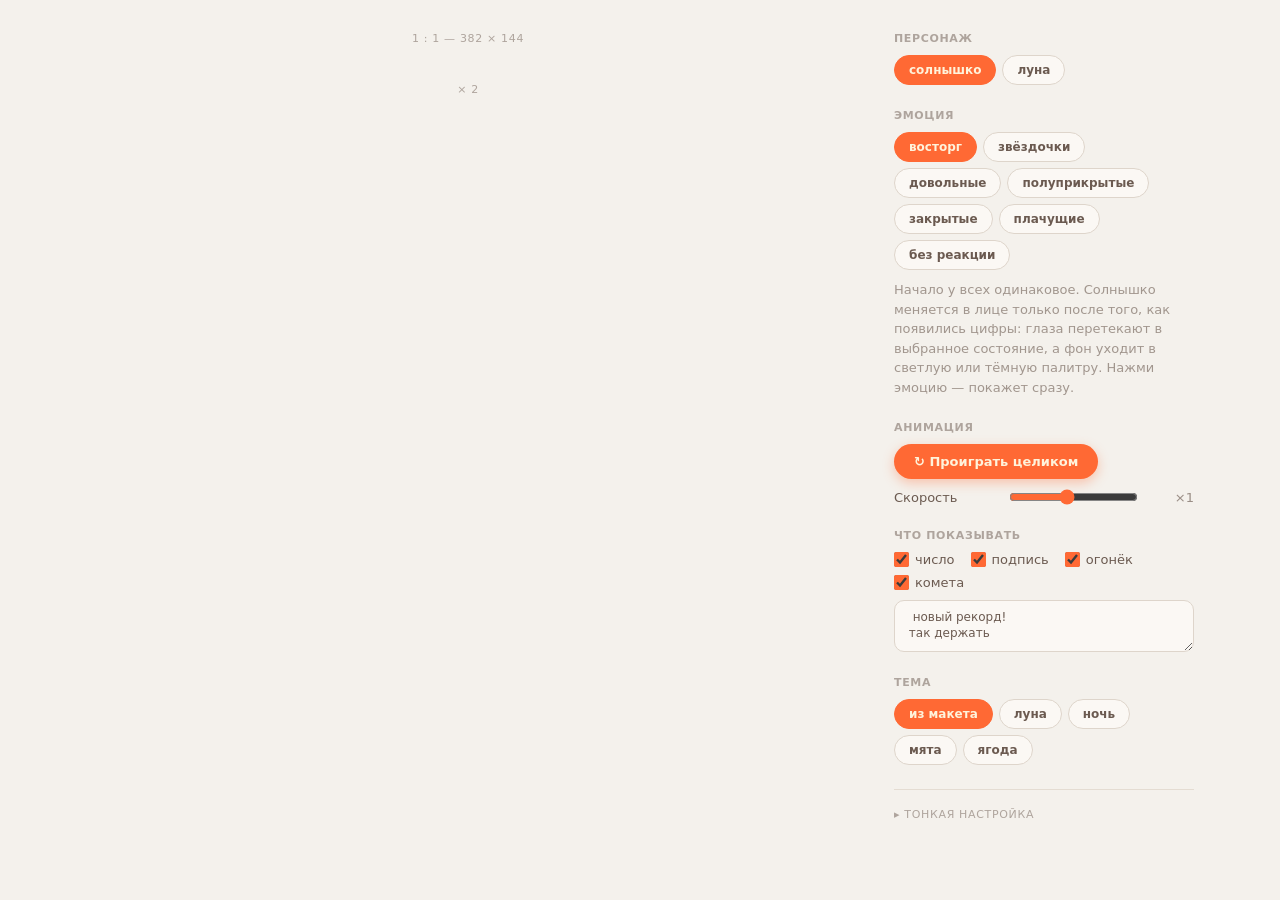
<file: src/playground.html>
<!doctype html>
<html lang="ru">
<head>
<meta charset="utf-8">
<meta name="viewport" content="width=device-width,initial-scale=1">
<title>MYOR — конструктор баннера</title>
<style>
/*<<FONTS>>*/

/* ---------- страница-конструктор (в продакшн не нужна) ---------- */
*{margin:0;padding:0;box-sizing:border-box}
body{min-height:100vh;background:#F4F1EC;color:#6B5A50;
     font-family:'MPLUSRounded1c',system-ui,sans-serif;font-size:13px;
     display:flex;justify-content:center;padding:32px 20px 64px}
.wrap{display:flex;gap:44px;align-items:flex-start;flex-wrap:wrap}
.stagecol{display:flex;flex-direction:column;gap:30px;align-items:center;position:sticky;top:32px}
.cap{font-size:11px;letter-spacing:.06em;text-transform:uppercase;opacity:.5;margin-bottom:8px;text-align:center}
.zoom-box{width:764px;height:288px;position:relative}
.zoom-box .stage{position:absolute;left:0;top:0;transform:scale(2);transform-origin:0 0}

.panel{width:300px;display:flex;flex-direction:column;gap:24px}
h2{font-size:11px;letter-spacing:.06em;text-transform:uppercase;opacity:.5;margin-bottom:10px}
.chips{display:flex;flex-wrap:wrap;gap:6px}
.chips button{font:inherit;font-weight:700;font-size:12px;border:1px solid #DED5CB;
     background:#FBF8F4;color:#6B5A50;border-radius:999px;padding:7px 14px;cursor:pointer}
.chips button[aria-pressed="true"]{background:#FF6934;border-color:#FF6934;color:#FFF3DB}
.row{display:flex;align-items:center;gap:10px;margin-top:10px}
.row label{flex:1;cursor:pointer}
.row input[type=range]{flex:1;accent-color:#FF6934}
.row output{width:46px;text-align:right;font-variant-numeric:tabular-nums;opacity:.65}
.checks{display:flex;flex-wrap:wrap;gap:8px 16px}
.checks label{display:flex;align-items:center;gap:6px;cursor:pointer}
input[type=checkbox]{accent-color:#FF6934;width:15px;height:15px}
.colors{display:grid;grid-template-columns:1fr 1fr;gap:8px 14px}
.colors label{display:flex;align-items:center;gap:8px;cursor:pointer}
input[type=color]{width:30px;height:24px;padding:0;border:1px solid #DED5CB;border-radius:6px;
     background:none;cursor:pointer}
textarea{width:100%;height:52px;resize:vertical;font:inherit;font-size:12px;line-height:1.35;
     border:1px solid #DED5CB;border-radius:10px;padding:8px 10px;background:#FBF8F4;color:inherit}
pre{font-family:ui-monospace,SFMono-Regular,Menlo,Consolas,monospace;font-size:11px;line-height:1.5;
     white-space:pre-wrap;background:#FBF8F4;border:1px solid #DED5CB;border-radius:10px;
     padding:10px 12px;color:#6B5A50;max-height:180px;overflow:auto}
button.act{font:inherit;font-weight:700;border:0;border-radius:999px;padding:10px 20px;cursor:pointer;
     background:#FF6934;color:#FFF3DB;box-shadow:0 4px 12px rgba(255,105,52,.35)}
button.act.ghost{background:#FBF8F4;color:#6B5A50;border:1px solid #DED5CB;box-shadow:none;
     font-weight:400;padding:8px 16px}
button.act:active{transform:translateY(1px)}
.hint{opacity:.6;line-height:1.5;margin-top:10px}
details{border-top:1px solid #E4DCD2;padding-top:18px}
summary{cursor:pointer;font-size:11px;letter-spacing:.06em;text-transform:uppercase;opacity:.5;
     list-style:none;margin-bottom:4px}
summary::-webkit-details-marker{display:none}
summary::before{content:'▸ '}
details[open] summary::before{content:'▾ '}
details .sub{margin-top:18px}
/*<<CSS>>*/</style>
</head>
<body>
<div class="wrap">

  <div class="stagecol">
    <div><p class="cap">1 : 1 — 382 × 144</p><div class="banner-host"></div></div>
    <div><p class="cap">× 2</p><div class="zoom-box"><div class="banner-host"></div></div></div>
  </div>

  <div class="panel">

    <div>
      <h2>Персонаж</h2>
      <div class="chips" id="char"></div>
    </div>

    <div>
      <h2>Эмоция</h2>
      <div class="chips" id="mood"></div>
      <p class="hint">Начало у всех одинаковое. Солнышко меняется в лице только
      после того, как появились цифры: глаза перетекают в выбранное состояние,
      а фон уходит в светлую или тёмную палитру. Нажми эмоцию — покажет сразу.</p>
    </div>

    <div>
      <h2>Анимация</h2>
      <button class="act" id="replay">↻ Проиграть целиком</button>
      <div class="row"><label for="speed">Скорость</label>
        <input type="range" id="speed" min="0.2" max="2" step="0.05" value="1">
        <output id="speedv">×1</output></div>
    </div>

    <div>
      <h2>Что показывать</h2>
      <div class="checks">
        <label><input type="checkbox" id="p-number" checked> число</label>
        <label><input type="checkbox" id="p-label" checked> подпись</label>
        <label><input type="checkbox" id="p-fire" checked> огонёк</label>
        <label><input type="checkbox" id="p-comet" checked> комета</label>
      </div>
      <div class="row"><textarea id="labelText">  новый рекорд!
 так держать</textarea></div>
    </div>

    <div>
      <h2>Тема</h2>
      <div class="chips" id="presets"></div>
    </div>

    <details>
      <summary>Тонкая настройка</summary>

      <div class="sub">
        <h2>Поза глаз — для сверки с макетом</h2>
        <div class="chips" id="eyes"></div>
        <p class="hint">Любая, кроме «из реакции», фиксирует кадр и глушит эмоцию.</p>
      </div>

      <div class="sub">
        <h2>Режим</h2>
        <div class="chips" id="mode"></div>
        <div class="row"><label for="press"><input type="checkbox" id="press" checked> отклик на нажатие</label></div>
      </div>

      <div class="sub">
        <h2>Цвета</h2>
        <div class="colors">
          <label><input type="color" id="c-bg" value="#ff9b4e"> основа</label>
          <label><input type="color" id="c-inner-glow" value="#ea835f"> рамка</label>
          <label><input type="color" id="c-blob-1" value="#ff6934"> пятно 1</label>
          <label><input type="color" id="c-blob-2" value="#fb2d26"> пятно 2</label>
          <label><input type="color" id="c-ink" value="#fff3db"> кремовый</label>
          <label><input type="color" id="c-up-bg" value="#ffc25d"> светлая</label>
          <label><input type="color" id="c-down-bg" value="#ae7142"> тёмная</label>
        </div>
        <div class="row"><label for="radius">Скругление</label>
          <input type="range" id="radius" min="0" max="72" step="1" value="32">
          <output id="radiusv">32</output></div>
        <p class="hint">«Светлая» и «тёмная» — куда уходит фон по эмоции.
        Градиенты лучей, лица и свечения считаются от кремового.</p>
      </div>

      <div class="sub">
        <h2>Готовый вызов</h2>
        <pre id="code"></pre>
        <div class="row"><button class="act ghost" id="copy">Скопировать</button></div>
      </div>

    </details>

  </div>
</div>

<template id="tpl">
<!--<<STAGE>>-->
</template>

<script>
/*<<BANNER_JS>>*/

/* ---------------------------------------------------------------- состояние */
var CHARS = [['sun', 'солнышко'], ['moon', 'луна']];
var MOODS = [['spark', 'восторг'], ['stars', 'звёздочки'], ['happy', 'довольные'],
             ['half', 'полуприкрытые'], ['closed', 'закрытые'], ['sad', 'плачущие'],
             ['none', 'без реакции']];
var EYES = [['auto', 'из реакции'], ['open', 'открытые'], ['wide', 'округлились'],
            ['squint', 'прищур'], ['dash', 'чёрточки'], ['gem', 'ромбики'],
            ['spark', 'искры'], ['half', 'полуприкрытые'], ['closed', 'закрытые'],
            ['happy', 'довольные'], ['stars', 'звёздочки'], ['sad', 'плачущие']];
var MODES = [['intro', 'со вступления'], ['loop', 'сразу цикл'], ['static', 'стоп-кадр']];

/* Оттенки градиентов держатся на тех же расстояниях от кремового, что в макете,
   поэтому одной пипеткой перекрашивается всё солнышко разом. */
var TONES = {'rays-1': [0, 5, 14], 'rays-2': [0, 0, 0], 'rays-3': [-2, -6, -15],
             'face-1': [0, 11, 29], 'face-2': [0, 2, 5], 'face-3': [-3, -8, -20]};
/* Палитра эмоции — так же от одной пипетки: пятна и рамка идут от неё теми же
   шагами, что между цветами макета. */
var MOOD_STEPS = {'blob-1': [0, -18, -22], 'blob-2': [-3, -40, -34], 'inner': [-19, -9, 14]};

var state = {char: 'sun', mood: 'spark', eyes: 'auto', mode: 'intro', speed: 1, press: true,
             number: true, label: true, fire: true, comet: true,
             labelText: null, colors: {}};
var banners = [];

function hex(v) {
  v = Math.max(0, Math.min(255, Math.round(v)));
  return ('0' + v.toString(16)).slice(-2);
}
function rgb(h) {
  return [parseInt(h.slice(1, 3), 16), parseInt(h.slice(3, 5), 16), parseInt(h.slice(5, 7), 16)];
}
function shift(base, d) {
  return '#' + hex(base[0] + d[0]) + hex(base[1] + d[1]) + hex(base[2] + d[2]);
}
function tones(ink) {
  var c = rgb(ink), out = {ink: ink};
  for (var k in TONES) out[k] = shift(c, TONES[k]);
  // свечение хранится каналами: прозрачность у каждого слоя своя
  out['glow-a'] = c.join(',');
  out['glow-b'] = [c[0], Math.max(0, c[1] - 12), Math.max(0, c[2] - 39)].join(',');
  return out;
}
function moodTones(side, v) {
  var c = rgb(v), m = {};
  m[side + '-bg'] = v;
  for (var k in MOOD_STEPS) m[side + '-' + k] = shift(c, MOOD_STEPS[k]);
  return m;
}

function apply(opts) {
  for (var k in opts) if (k !== 'colors') state[k] = opts[k];
  banners.forEach(function (b) { b.set(opts); });
  showCode();
}
function setColors(map) {
  for (var k in map) state.colors[k] = map[k];
  banners.forEach(function (b) { b.set({colors: map}); });
  showCode();
}

/* ---------------------------------------------------------------- элементы */
function chips(box, items, key, after) {
  var el = document.getElementById(box);
  items.forEach(function (it) {
    var b = document.createElement('button');
    b.textContent = it[1];
    b.setAttribute('aria-pressed', state[key] === it[0]);
    b.onclick = function () {
      var o = {};
      o[key] = it[0];
      apply(o);
      if (after) after();
      el.querySelectorAll('button').forEach(function (x) {
        x.setAttribute('aria-pressed', x === b);
      });
    };
    el.appendChild(b);
  });
}
/* сменили эмоцию — отматываем к реакции, иначе ждать её шесть секунд */
/* сменили персонажа — подставляем его палитру из макета */
chips('char', CHARS, 'char', function () { useTheme(CHAR_THEME[state.char]); });
chips('mood', MOODS, 'mood', function () {
  if (state.mode !== 'static') {
    banners.forEach(function (b) { b.seek(MyorBanner.REACT - 0.35); });
  }
});
chips('eyes', EYES, 'eyes');
chips('mode', MODES, 'mode');

function onCheck(id, key) {
  document.getElementById(id).onchange = function () {
    var o = {};
    o[key] = this.checked;
    apply(o);
  };
}
onCheck('p-number', 'number');
onCheck('p-label', 'label');
onCheck('p-fire', 'fire');
onCheck('p-comet', 'comet');
onCheck('press', 'press');

document.getElementById('speed').oninput = function () {
  document.getElementById('speedv').textContent = '×' + (+this.value).toFixed(2);
  apply({speed: +this.value});
};
document.getElementById('radius').oninput = function () {
  document.getElementById('radiusv').textContent = this.value;
  setColors({radius: this.value + 'px'});
};
document.getElementById('labelText').oninput = function () {
  apply({labelText: this.value});
};
['bg', 'inner-glow', 'blob-1', 'blob-2'].forEach(function (n) {
  document.getElementById('c-' + n).oninput = function () {
    var m = {};
    m[n] = this.value;
    setColors(m);
  };
});
document.getElementById('c-ink').oninput = function () { setColors(tones(this.value)); };
['up', 'down'].forEach(function (side) {
  document.getElementById('c-' + side + '-bg').oninput = function () {
    setColors(moodTones(side, this.value));
  };
});

document.getElementById('replay').onclick = function () {
  banners.forEach(function (b) { b.replay(); });
};

/* ---------------------------------------------------------------- темы */
/* У каждого персонажа своя палитра из макета — она же тема по умолчанию. */
var CHAR_THEME = {sun: 'из макета', moon: 'луна'};
var PRESETS = {
  'из макета': {bg: '#ff9b4e', 'inner-glow': '#ea835f', 'blob-1': '#ff6934', 'blob-2': '#fb2d26',
                ink: '#fff3db', up: '#ffc25d', down: '#ae7142'},
  'луна':      {bg: '#c8dbfc', 'inner-glow': '#3174e9', 'blob-1': '#065bca', 'blob-2': '#1a3fd3',
                ink: '#dbeeff', up: '#7fd4ff', down: '#1b2a6b'},
  'ночь':      {bg: '#2e3566', 'inner-glow': '#6c7bc9', 'blob-1': '#3b4a8f', 'blob-2': '#1b1f44',
                ink: '#fff1d0', up: '#5a6bc0', down: '#1d2140'},
  'мята':      {bg: '#4fc3a1', 'inner-glow': '#8fe0c6', 'blob-1': '#2fa88a', 'blob-2': '#127a63',
                ink: '#fffbea', up: '#7fe0bf', down: '#2d6b5b'},
  'ягода':     {bg: '#e05b8a', 'inner-glow': '#f3a0be', 'blob-1': '#c8417a', 'blob-2': '#8e1e55',
                ink: '#fff0f3', up: '#ff8fb4', down: '#7a3552'}
};
var pbox = document.getElementById('presets');
function useTheme(name) {
  var p = PRESETS[name], all = tones(p.ink), k;
  ['bg', 'inner-glow', 'blob-1', 'blob-2'].forEach(function (n) {
    all[n] = p[n];
    document.getElementById('c-' + n).value = p[n];
  });
  var u = moodTones('up', p.up), d = moodTones('down', p.down);
  for (k in u) all[k] = u[k];
  for (k in d) all[k] = d[k];
  document.getElementById('c-ink').value = p.ink;
  document.getElementById('c-up-bg').value = p.up;
  document.getElementById('c-down-bg').value = p.down;
  setColors(all);
  pbox.querySelectorAll('button').forEach(function (x) {
    x.setAttribute('aria-pressed', x.textContent === name);
  });
}
Object.keys(PRESETS).forEach(function (name) {
  var b = document.createElement('button');
  b.textContent = name;
  b.setAttribute('aria-pressed', name === 'из макета');
  b.onclick = function () { useTheme(name); };
  pbox.appendChild(b);
});

/* ---------------------------------------------------------------- вывод */
function showCode() {
  var s = state, c = s.colors, keys = Object.keys(c);
  var lines = ['MyorBanner.mount(host, {',
    "  char: '" + s.char + "', mood: '" + s.mood + "', speed: " + s.speed + ','];
  if (s.eyes !== 'auto') lines.push("  eyes: '" + s.eyes + "',");
  if (s.mode !== 'intro') lines.push("  mode: '" + s.mode + "',");
  lines.push('  number: ' + s.number + ', label: ' + s.label +
             ', fire: ' + s.fire + ', comet: ' + s.comet + ',');
  if (s.labelText != null) lines.push('  labelText: ' + JSON.stringify(s.labelText) + ',');
  if (keys.length) {
    lines.push('  colors: {');
    keys.forEach(function (k, i) {
      lines.push("    '" + k + "': '" + c[k] + "'" + (i < keys.length - 1 ? ',' : ''));
    });
    lines.push('  }');
  }
  lines.push('});');
  document.getElementById('code').textContent = lines.join('\n');
}

document.getElementById('copy').onclick = function () {
  var btn = document.getElementById('copy'), was = btn.textContent;
  navigator.clipboard.writeText(document.getElementById('code').textContent).then(function () {
    btn.textContent = 'Скопировано';
    setTimeout(function () { btn.textContent = was; }, 1200);
  });
};

document.querySelectorAll('.banner-host').forEach(function (h) {
  banners.push(MyorBanner.mount(h, state));
});
showCode();
</script>
</body>
</html>
</file>
